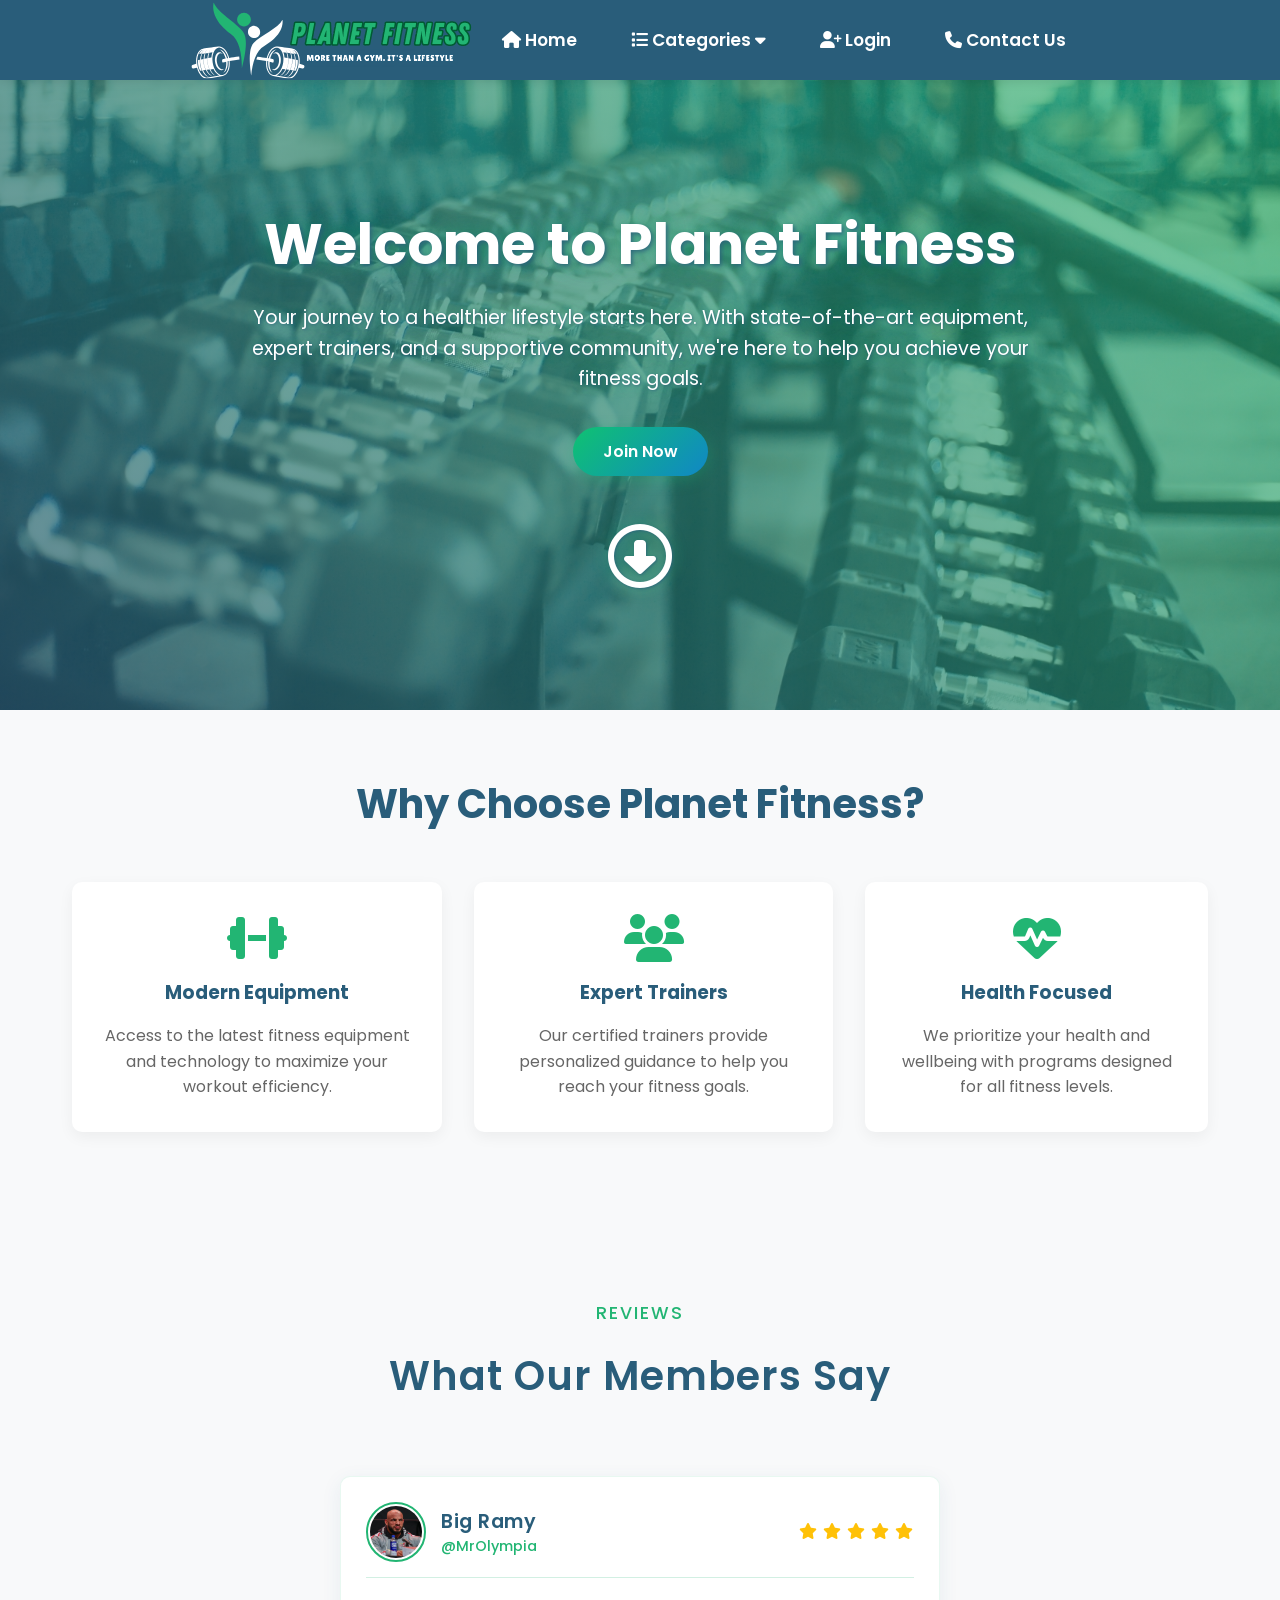
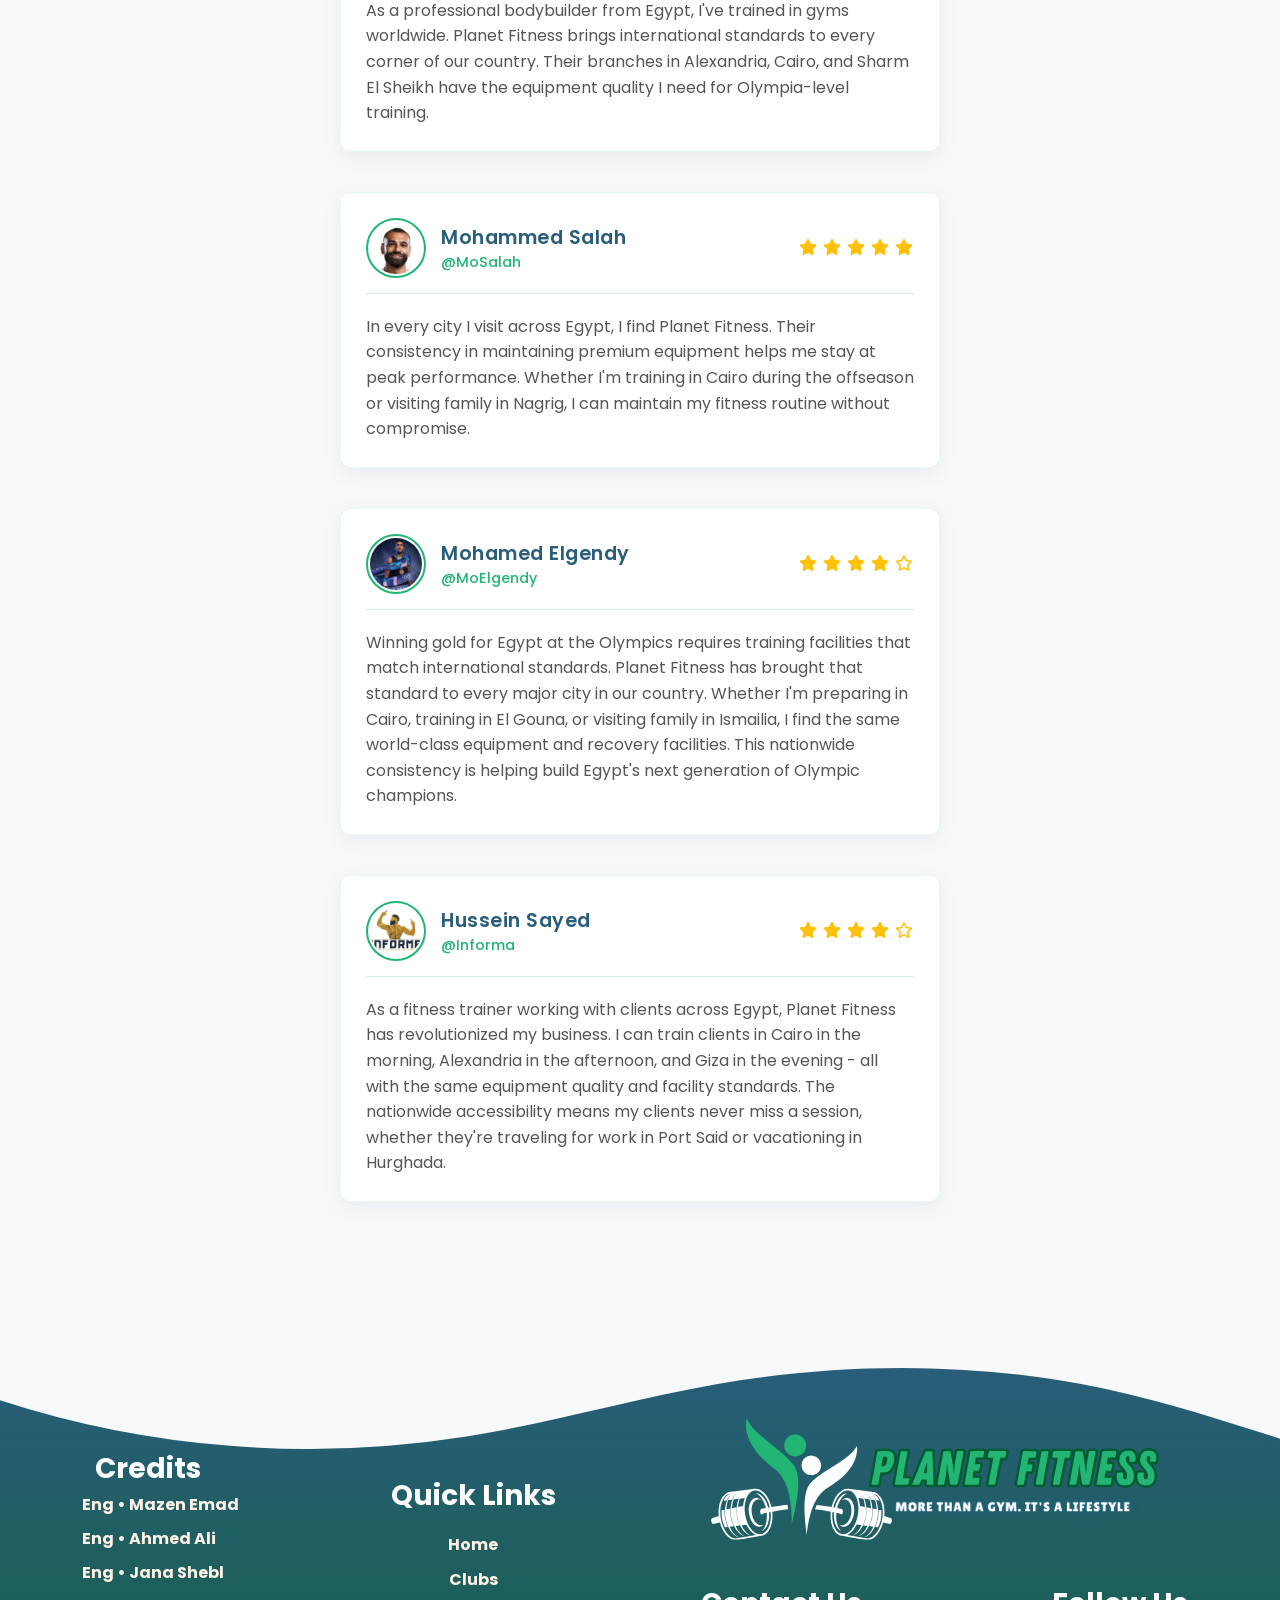
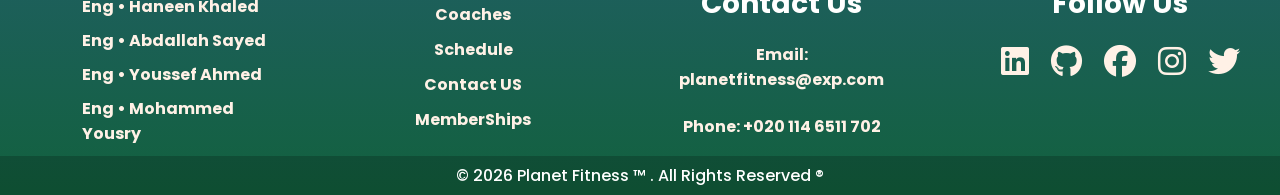
<file: index.html>
<!DOCTYPE html>
<html lang="en">
<head>
    <meta charset="UTF-8">
    <meta name="viewport" content="width=device-width, initial-scale=1.0">
    <title>Planet Fitness | Home</title>
    <!---Webpage Icon--->
    <link rel="Planet Fitness ICON" href="/Home_Page/Images/Planet_Fitness Icon.svg">
    <!---Java Script--->
    <!-- <script src="home.js" defer></script> -->
    <!---Stylesheet {to style our page}--->
    <link rel="stylesheet" href="Home_Page/home.css">
    <!---Font Awesome {to use special icons in webpage}--->
    <link rel="stylesheet" href="https://cdnjs.cloudflare.com/ajax/libs/font-awesome/6.7.2/css/all.min.css" integrity="sha512-Evv84Mr4kqVGRNSgIGL/F/aIDqQb7xQ2vcrdIwxfjThSH8CSR7PBEakCr51Ck+w+/U6swU2Im1vVX0SVk9ABhg==" crossorigin="anonymous" referrerpolicy="no-referrer" />
</head>


<body>

<!----------------------------Navigation Bar------------------------->
<header>
    <nav>
      <!---------------Planet Fitness Logo------------------->
      <img class="LOGO" src="/Home_Page/Images/Planet_Fitness Logo.svg" alt="Planet Fitness Logo">
      <!--------Navigation Bar Links-------->
      <div class="Navlinks">    
        <a href="index.html"><i class="fa-solid fa-house"></i> Home</a>
        <!-----------Dropdown Content-------->
          <div class="dropdown">
              <!-----------Categories btn-------->
              <button class="dropbtn"><i class="fa-solid fa-list fa-1x"></i> Categories <i class="fa fa-caret-down"></i></button>          
              <!-----------Dropdown Menu-------->
              <div class="dropdown-content">
                <a href="clubs/clubs.html">Clubs</a>
                <a href="coaches/coaches.html">Coaches</a>
                <a href="Schedule/Schedule.html">Schedule</a>
                <a href="Payment/Payment.html">Payment</a>
                <a href="MemberShips/Memberships.html">MemberShips</a>
            </div>
        </div> 
        <a href="Login_page/Login.html"><i class="fa-solid fa-user-plus fa-1x"></i> Login</a>
        <a href="contact us/ContactUS.html"><i class="fa-solid fa-phone fa-1x"></i> Contact Us</a>
      </div>    
    </nav>
</header>

<!----------------------------Hero Section------------------------->
<section class="hero-section">
    <div class="hero-content">
        <h1>Welcome to Planet Fitness</h1>
        <p>Your journey to a healthier lifestyle starts here. With state-of-the-art equipment,
             expert trainers, and a supportive community, 
             we're here to help you achieve your fitness goals.</p>
        <a href="/MemberShips/Memberships.html" class="hero-btn">Join Now</a>
    </div>
    <a href="#Scroll"><i  id="Scroll" class="fa-regular fa-circle-down fa-bounce "></i></a>
</section>

<!----------------------------Main Content------------------------->
<section class="main-content">
    <h2 class="section-title">Why Choose Planet Fitness?</h2>
    
    <div class="features">
        <div class="feature-card">
            <i class="fas fa-dumbbell"></i>
            <h3>Modern Equipment</h3>
            <p>Access to the latest fitness equipment and technology to maximize your workout efficiency.</p>
        </div>
        
        <div class="feature-card">
            <i class="fas fa-users"></i>
            <h3>Expert Trainers</h3>
            <p>Our certified trainers provide personalized guidance to help you reach your fitness goals.</p>
        </div>
        
        <div class="feature-card">
            <i class="fas fa-heartbeat"></i>
            <h3>Health Focused</h3>
            <p>We prioritize your health and wellbeing with programs designed for all fitness levels.</p>
        </div>
    </div>
</section>
<section id="ClientsReviews">
        <!-----------Main Heading------------>
        <div class="ClientsReviews-heading">
            <span>Reviews</span>
            <h1>What Our Members Say</h1>
        </div>
      <div class="ClientsReviews-container">
        <!--------------------------First Review---------------------->
        <div class="ClientsReviews-box">
          <!--Review_Top------>
          <div class="Review-top">
            <div class="profile">
              <div class="profile-img">
                <img src="/Home_Page/Images/bigrami.webp" />
              </div>
              <div class="name-user">
                <strong>Big Ramy</strong>
                <span>@MrOlympia</span>
              </div>
            </div>
            <!--Stars------>
            <div class="Stars">
              <i class="fas fa-star"></i>
              <i class="fas fa-star"></i>
              <i class="fas fa-star"></i>
              <i class="fas fa-star"></i>
              <i class="fas fa-star"></i>
            </div>
          </div>
          <!--Review_Down------>
          <div class="client-comment">
            <p>
              As a professional bodybuilder from Egypt, I've trained in gyms worldwide. 
              Planet Fitness brings international standards to every corner of our country. 
              Their branches in Alexandria, Cairo, and Sharm El Sheikh have the equipment quality I need for Olympia-level training.
            </p>
          </div>
        </div>
        <!---------------------Second Review------------------------->
        <div class="ClientsReviews-box">
          <!--Review_Top------>
          <div class="Review-top">
            <div class="profile">
              <div class="profile-img">
                <img src="/Home_Page/Images/mo.webp" />
              </div>
              <div class="name-user">
                <strong>Mohammed Salah </strong>
                <span>@MoSalah </span>
              </div>
            </div>
            <!--Stars------>
            <div class="Stars">
              <i class="fas fa-star"></i>
              <i class="fas fa-star"></i>
              <i class="fas fa-star"></i>
              <i class="fas fa-star"></i>
              <i class="fas fa-star"></i>
            </div>
          </div>
          <!--Review_Down------>
          <div class="client-comment">
            <p>
              In every city I visit across Egypt, I find Planet Fitness. 
              Their consistency in maintaining premium equipment helps me stay at peak performance. 
              Whether I'm training in Cairo during the offseason or visiting family in Nagrig, I can maintain my fitness routine without compromise.
            </p>
          </div>
        </div>
        <!----------------------------Third Review----------------------->
        <div class="ClientsReviews-box">
          <!--Review_Top------>
          <div class="Review-top">
            <div class="profile">
              <div class="profile-img">
                <img src="/Home_Page/Images/elgendy.jpg" />
              </div>
              <div class="name-user">
                <strong>Mohamed Elgendy</strong>
                <span>@MoElgendy</span>
              </div>
            </div>
            <!--Stars------>
            <div class="Stars">
              <i class="fas fa-star"></i>
              <i class="fas fa-star"></i>
              <i class="fas fa-star"></i>
              <i class="fas fa-star"></i>
              <i class="far fa-star"></i>
            </div>
          </div>
          <!--Review_Down------>
          <div class="client-comment">
            <p>
              Winning gold for Egypt at the Olympics requires training facilities that match international standards. 
              Planet Fitness has brought that standard to every major city in our country. Whether I'm preparing in Cairo, 
              training in El Gouna, or visiting family in Ismailia, I find the same world-class equipment and recovery facilities. 
              This nationwide consistency is helping build Egypt's next generation of Olympic champions.
            </p>
          </div>
        </div>
        <!-------------------------------Fourth Review------------------->
        <div class="ClientsReviews-box">
          <!--Review_Top------>
          <div class="Review-top">
            <div class="profile">
              <div class="profile-img">
                <img src="/Home_Page/Images/informa.jpg" />
              </div>
              <div class="name-user">
                <strong>Hussein Sayed</strong>
                <span>@Informa</span>
              </div>
            </div>
            <!--Stars------>
            <div class="Stars">
              <i class="fas fa-star"></i>
              <i class="fas fa-star"></i>
              <i class="fas fa-star"></i>
              <i class="fas fa-star"></i>
              <i class="far fa-star"></i>
            </div>
          </div>
          <!--Review_Down------>
          <div class="client-comment">
            <p>
                As a fitness trainer working with clients across Egypt, Planet Fitness has revolutionized my business. 
                I can train clients in Cairo in the morning, Alexandria in the afternoon, and Giza in the evening - 
                all with the same equipment quality and facility standards. The nationwide accessibility means my clients never miss a session, whether they're traveling for work in Port Said or vacationing in Hurghada.
            </p>
          </div>
        </div>
      </div>
</section>

<button id="scrollToTopBtn" title="Go to top"><i class="fa-solid fa-arrow-up-long fa-xs"></i></button>

<!----------------------Footer--------------------------->
<footer>
    <!----------Footer Curved Background------------------->
    <div class="custom-shape-divider-top">
        <svg data-name="Layer 1" xmlns="http://www.w3.org/2000/svg" viewBox="0 0 1200 120" preserveAspectRatio="none">
          <path d="M321.39,56.44c58-10.79,114.16-30.13,172-41.86,82.39-16.72,168.19-17.73,250.45-.39C823.78,31,906.67,72,985.66,92.83c70.05,18.48,146.53,26.09,214.34,3V0H0V27.35A600.21,600.21,0,0,0,321.39,56.44Z" class="shape-fill"></path>
        </svg>
    </div>

    <!-----------Upper Footer Container----------->
    <div class="footercontainer">
        <!----------- 1st Part {Credit}-------->
        <div id="footercredit" class="footer-content">
            <h3>Credits</h3>
            <ul class="credit">
                <li><p>Eng • Mazen Emad</p></li>
                <li><p>Eng • Ahmed Ali</p></li>
                <li><p>Eng • Jana Shebl</p></li>
                <li><p>Eng • Haneen Khaled</p></li>
                <li><p>Eng • Abdallah Sayed</p></li>
                <li><p>Eng • Youssef Ahmed</p></li>
                <li><p>Eng • Mohammed Yousry</p></li>
            </ul>
        </div>
        <!----------- 2nd Part {Quick Links}-------->
        <div id="footerlinks" class="footer-content">
            <h3>Quick Links</h3>
            <ul class="quicklinks">
                <li><a href="/Home_Page/home.html">Home</a></li>
                <li><a href="/clubs/clubs.html">Clubs</a></li>
                <li><a href="/coaches/coaches.html">Coaches</a></li>
                <li><a href="/Schedule/Schedule.html">Schedule</a></li>
                <li><a href="/contact us/ContactUS.html">Contact US</a></li>
                <li><a href="/MemberShips/Memberships.html">MemberShips</a></li>
            </ul>
        </div>
        <!----------- 3nd Part {Contact Us}-------->
        <div id="footercontact" class="footer-content">
            <h3>Contact Us</h3>
            <p>Email: planetfitness@exp.com</p>
            <p>Phone: +020 114 6511 702</p>
        </div>
        <!----------- 4th Part {Social Media}-------->
        <div id="footerfollow" class="footer-content">
            <img id="footerlogo" src="/Home_Page/Images/Planet_Fitness Logo.svg" alt="Logo">
            <h3>Follow Us</h3>
            <ul class="social-icons">
                <li class="Blue"><a href="https://www.linkedin.com/in/mazen-emad-abdelsattar-96118b342?utm_source=share&utm_campaign=share_via&utm_content=profile&utm_medium=android_app" target="_blank"><i class="fa-brands fa-linkedin fa-2x fa-fade"></i></a></li>
                <li class="github"><a  href="https://github.com/MazenEmadAbdelsattar" target="_blank"><i class="fa-brands fa-github fa-2x fa-fade"></i></a></li>
                <li class="Blue"><a href="https://www.facebook.com/profile.php?id=100052692786291" target="_blank"><i class="fa-brands fa-facebook fa-2x fa-fade"></i></a></li>
                <li class="instagram"><a href="https://www.instagram.com/iammazenemad" target="_blank"><i class="fa-brands fa-instagram fa-2x fa-fade" ></i></a></li>
                <li class="Blue"><a href="#" target="_blank"><i class="fa-brands fa-twitter fa-2x fa-fade" ></i></a></li>
            </ul>
        </div>
    </div>
    <!--------------Lower Footer Container----------->
    <div class="bottom-bar">
        <p>&copy; 2026 Planet Fitness &trade;     . All Rights Reserved   &reg; </p>
        <!-- <p>built by Eng • Mazen Emad</p> -->
    </div>
  </footer>

<script>
const scrollToTopBtn = document.getElementById("scrollToTopBtn");
const rootElement = document.documentElement;

function handleScroll() {
  // Show button when user scrolls down 100px
  if (rootElement.scrollTop > 100) {
    scrollToTopBtn.classList.add("show");
  } else {
    scrollToTopBtn.classList.remove("show");
  }
}

function scrollToTop() {
  // Smooth scroll to top
  rootElement.scrollTo({
    top: 0,
    behavior: "smooth"
  });
}

// Event listeners
scrollToTopBtn.addEventListener("click", scrollToTop);
document.addEventListener("scroll", handleScroll);
</script> 

</body>
</html>
</file>
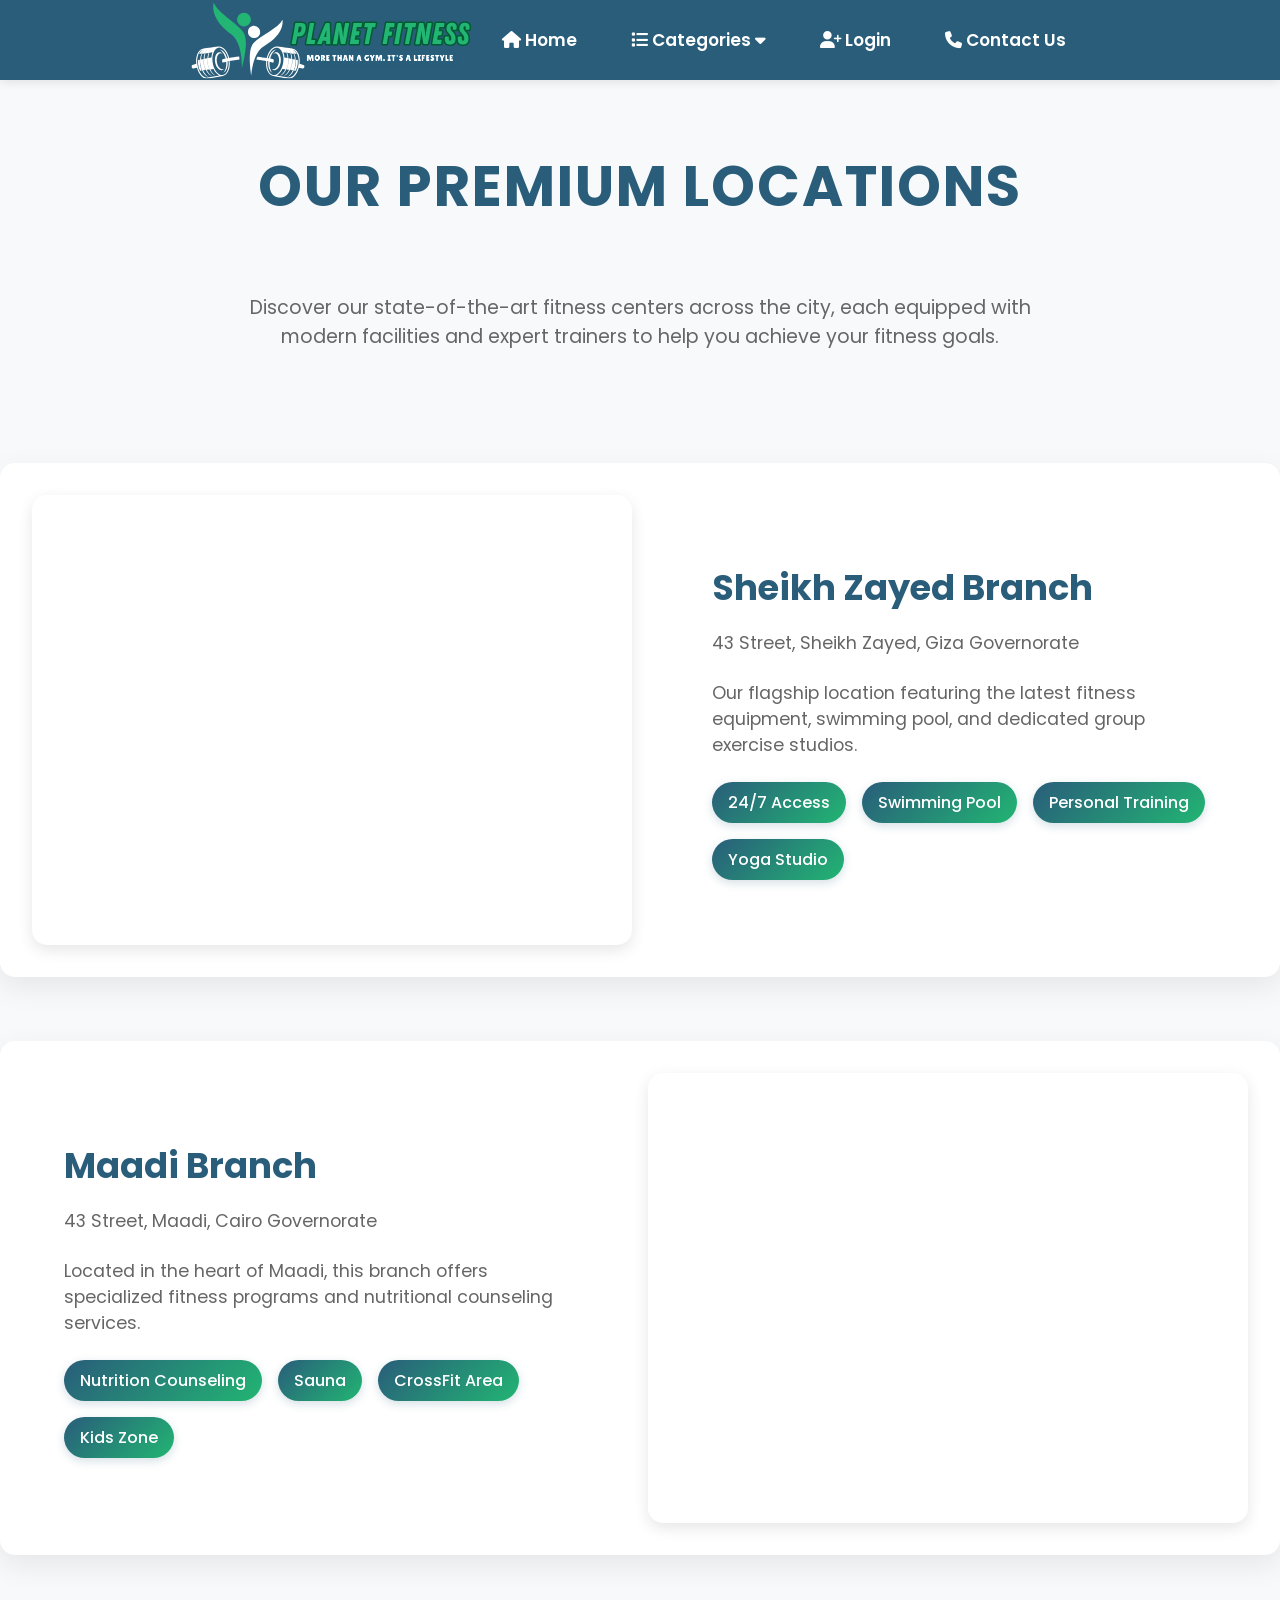
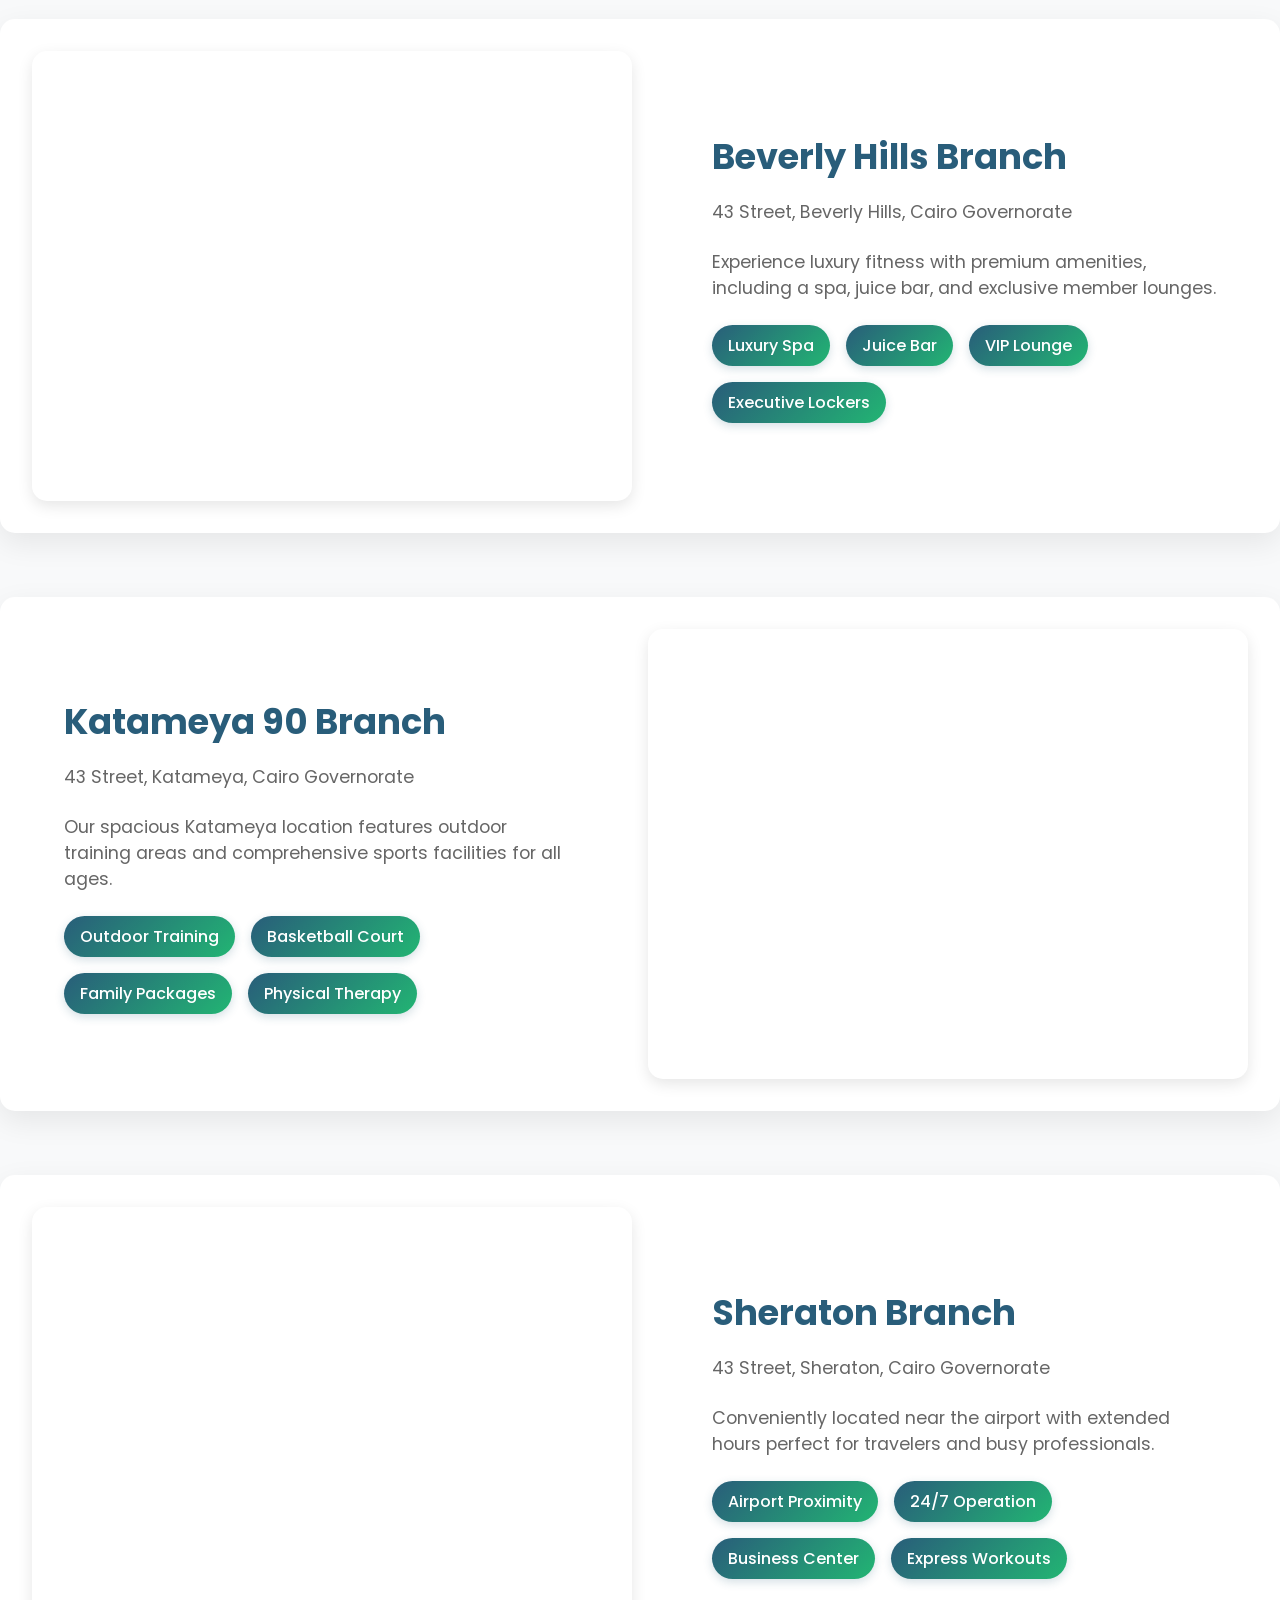
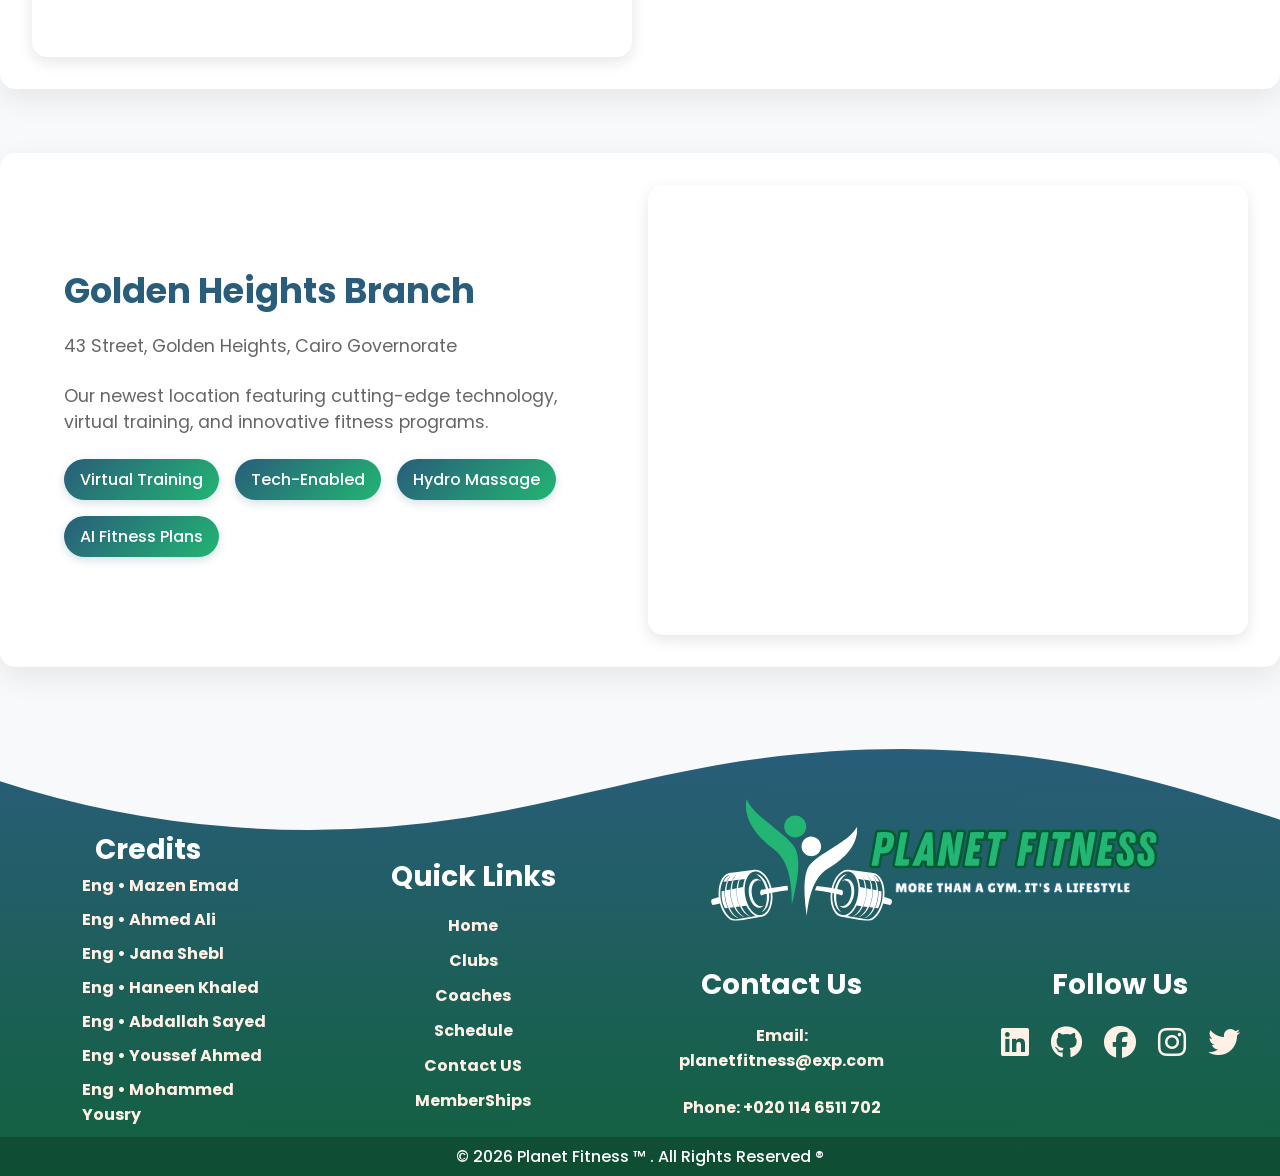
<file: clubs/clubs.html>
<!DOCTYPE html>
<html lang="en">
<head>
    <meta charset="UTF-8">
    <meta name="viewport" content="width=device-width, initial-scale=1.0">
    <title>Planet Fitness | Clubs</title>
    <!---Webpage Icon--->
    <link rel="Planet Fitness ICON" href="../Home_Page/Images/Planet_Fitness Icon.svg">
    <!---Java Script--->
    <script src="" defer></script>
    <!---Stylesheet {to style our page}--->
    <link rel="stylesheet" href="clubs.css">
    <!---Font Awesome {to use special icons in webpage}--->
    <link rel="stylesheet" href="https://cdnjs.cloudflare.com/ajax/libs/font-awesome/6.7.2/css/all.min.css" integrity="sha512-Evv84Mr4kqVGRNSgIGL/F/aIDqQb7xQ2vcrdIwxfjThSH8CSR7PBEakCr51Ck+w+/U6swU2Im1vVX0SVk9ABhg==" crossorigin="anonymous" referrerpolicy="no-referrer" />
</head>


<body>

<!----------------------------Navigation Bar------------------------->
<header>
    <nav>
      <!---------------Planet Fitness Logo------------------->
      <img class="LOGO" src="../Home_Page/Images/Planet_Fitness Logo.svg" alt="Planet Fitness Logo">
      <!--------Navigation Bar Links-------->
      <div class="Navlinks">    
        <a href="../index.html"><i class="fa-solid fa-house"></i> Home</a>
        <!-----------Dropdown Content-------->
          <div class="dropdown">
              <!-----------Categories btn-------->
              <button class="dropbtn"><i class="fa-solid fa-list fa-1x"></i> Categories <i class="fa fa-caret-down"></i></button>          
              <!-----------Dropdown Menu-------->
              <div class="dropdown-content">
                <a href="../clubs/clubs.html">Clubs</a>
                <a href="../coaches/coaches.html">Coaches</a>
                <a href="../Schedule/Schedule.html">Schedule</a>
                <a href="../Payment/Payment.html">Payment</a>
                <a href="../MemberShips/Memberships.html">MemberShips</a>
            </div>
        </div> 
        <a href="../Login_page/Login.html"><i class="fa-solid fa-user-plus fa-1x"></i> Login</a>
        <a href="../contact us/ContactUS.html"><i class="fa-solid fa-phone fa-1x"></i> Contact Us</a>
      </div>    
    </nav>
</header>

<!----------------------------Main Page Section------------------------->

<section class="clubContanier">
  <h1 class="main-title">Our Premium Locations</h1>
  <p class="subtitle">Discover our state-of-the-art fitness centers across the city, each equipped with modern facilities and expert trainers to help you achieve your fitness goals.</p>

  <div class="locations">
    <div class="location-map">
      <iframe src="https://www.google.com/maps/embed?pb=!1m18!1m12!1m3!1d110535.07263973569!2d30.84066589726562!3d30.03051640000001!2m3!1f0!2f0!3f0!3m2!1i1024!2i768!4f13.1!3m3!1m2!1s0x14585b99f26e61c3%3A0x307324186283476b!2sGold&#39;s%20Gym%20Elite%20-%20Sheikh%20Zayed!5e0!3m2!1sen!2seg!4v1764529908879!5m2!1sen!2seg" width="600" height="450" style="border:0;" allowfullscreen="" loading="lazy" referrerpolicy="no-referrer-when-downgrade"></iframe>
    </div>
    <div class="description">
      <h3>Sheikh Zayed Branch</h3>
      <p>43 Street, Sheikh Zayed, Giza Governorate</p>
      <p>Our flagship location featuring the latest fitness equipment, swimming pool, and dedicated group exercise studios.</p>
      <div class="branch-features">
        <span class="feature">24/7 Access</span>
        <span class="feature">Swimming Pool</span>
        <span class="feature">Personal Training</span>
        <span class="feature">Yoga Studio</span>
      </div>
    </div>
  </div>

  <div class="locations">
    <div class="description">
      <h3>Maadi Branch</h3>
      <p>43 Street, Maadi, Cairo Governorate</p>
      <p>Located in the heart of Maadi, this branch offers specialized fitness programs and nutritional counseling services.</p>
      <div class="branch-features">
        <span class="feature">Nutrition Counseling</span>
        <span class="feature">Sauna</span>
        <span class="feature">CrossFit Area</span>
        <span class="feature">Kids Zone</span>
      </div>
    </div>
    <div class="location-map">
      <iframe src="https://www.google.com/maps/embed?pb=!1m18!1m12!1m3!1d110613.44550256431!2d31.10720399726563!3d29.9601644!2m3!1f0!2f0!3f0!3m2!1i1024!2i768!4f13.1!3m3!1m2!1s0x145847cce4fe3e83%3A0x7d144c6dad33d7ec!2sGold&#39;s%20Gym%20Maadi!5e0!3m2!1sen!2seg!4v1764530091903!5m2!1sen!2seg" width="600" height="450" style="border:0;" allowfullscreen="" loading="lazy" referrerpolicy="no-referrer-when-downgrade"></iframe>
    </div>
  </div>

  <div class="locations">
    <div class="location-map">
      <iframe src="https://www.google.com/maps/embed?pb=!1m18!1m12!1m3!1d110501.59371030916!2d30.806177297265624!3d30.060523500000006!2m3!1f0!2f0!3f0!3m2!1i1024!2i768!4f13.1!3m3!1m2!1s0x1458590136699f01%3A0x9834e182960b1a3b!2sGold&#39;s%20Gym%20Beverly%20Hills!5e0!3m2!1sen!2seg!4v1764530146783!5m2!1sen!2seg" width="600" height="450" style="border:0;" allowfullscreen="" loading="lazy" referrerpolicy="no-referrer-when-downgrade"></iframe>
    </div>
    <div class="description">
      <h3>Beverly Hills Branch</h3>
      <p>43 Street, Beverly Hills, Cairo Governorate</p>
      <p>Experience luxury fitness with premium amenities, including a spa, juice bar, and exclusive member lounges.</p>
      <div class="branch-features">
        <span class="feature">Luxury Spa</span>
        <span class="feature">Juice Bar</span>
        <span class="feature">VIP Lounge</span>
        <span class="feature">Executive Lockers</span>
      </div>
    </div>
  </div>

  <div class="locations">
    <div class="description">
      <h3>Katameya 90 Branch</h3>
      <p>43 Street, Katameya, Cairo Governorate</p>
      <p>Our spacious Katameya location features outdoor training areas and comprehensive sports facilities for all ages.</p>
      <div class="branch-features">
        <span class="feature">Outdoor Training</span>
        <span class="feature">Basketball Court</span>
        <span class="feature">Family Packages</span>
        <span class="feature">Physical Therapy</span>
      </div>
    </div>
    <div class="location-map">
      <iframe src="https://www.google.com/maps/embed?pb=!1m18!1m12!1m3!1d110541.1904280459!2d31.33185259726563!3d30.025030100000002!2m3!1f0!2f0!3f0!3m2!1i1024!2i768!4f13.1!3m3!1m2!1s0x145822f160324b2b%3A0x8ba372106c43db40!2sGold&#39;s%20Gym%20Katameya%2090!5e0!3m2!1sen!2seg!4v1764530266375!5m2!1sen!2seg" width="600" height="450" style="border:0;" allowfullscreen="" loading="lazy" referrerpolicy="no-referrer-when-downgrade"></iframe>
    </div>
  </div>

  <div class="locations">
    <div class="location-map">
      <iframe src="https://www.google.com/maps/embed?pb=!1m18!1m12!1m3!1d110541.1904280459!2d31.33185259726563!3d30.025030100000002!2m3!1f0!2f0!3f0!3m2!1i1024!2i768!4f13.1!3m3!1m2!1s0x145816434831b1cd%3A0x5dcb8850bf53d805!2sGold&#39;s%20Gym%20Sheraton!5e0!3m2!1sen!2seg!4v1764530334021!5m2!1sen!2seg" width="600" height="450" style="border:0;" allowfullscreen="" loading="lazy" referrerpolicy="no-referrer-when-downgrade"></iframe>
    </div>
    <div class="description">
      <h3>Sheraton Branch</h3>
      <p>43 Street, Sheraton, Cairo Governorate</p>
      <p>Conveniently located near the airport with extended hours perfect for travelers and busy professionals.</p>
      <div class="branch-features">
        <span class="feature">Airport Proximity</span>
        <span class="feature">24/7 Operation</span>
        <span class="feature">Business Center</span>
        <span class="feature">Express Workouts</span>
      </div>
    </div>
  </div>

  <div class="locations">
    <div class="description">
      <h3>Golden Heights Branch</h3>
      <p>43 Street, Golden Heights, Cairo Governorate</p>
      <p>Our newest location featuring cutting-edge technology, virtual training, and innovative fitness programs.</p>
      <div class="branch-features">
        <span class="feature">Virtual Training</span>
        <span class="feature">Tech-Enabled</span>
        <span class="feature">Hydro Massage</span>
        <span class="feature">AI Fitness Plans</span>
      </div>
    </div>
    <div class="location-map">
      <iframe src="https://www.google.com/maps/embed?pb=!1m18!1m12!1m3!1d110447.24814480553!2d31.229386297265638!3d30.109175600000018!2m3!1f0!2f0!3f0!3m2!1i1024!2i768!4f13.1!3m3!1m2!1s0x145819e3a66553db%3A0x2bc5126ef105ff40!2sGold&#39;s%20gym%20golden%20heights!5e0!3m2!1sen!2seg!4v1764530510375!5m2!1sen!2seg" width="600" height="450" style="border:0;" allowfullscreen="" loading="lazy" referrerpolicy="no-referrer-when-downgrade"></iframe>
    </div>
  </div>

</section>








<!----------------------Footer--------------------------->
<footer>
    <!----------Footer Curved Background------------------->
    <div class="custom-shape-divider-top">
        <svg data-name="Layer 1" xmlns="http://www.w3.org/2000/svg" viewBox="0 0 1200 120" preserveAspectRatio="none">
          <path d="M321.39,56.44c58-10.79,114.16-30.13,172-41.86,82.39-16.72,168.19-17.73,250.45-.39C823.78,31,906.67,72,985.66,92.83c70.05,18.48,146.53,26.09,214.34,3V0H0V27.35A600.21,600.21,0,0,0,321.39,56.44Z" class="shape-fill"></path>
        </svg>
    </div>

    <!-----------Upper Footer Container----------->
    <div class="footercontainer">
        <!----------- 1st Part {Credit}-------->
        <div id="footercredit" class="footer-content">
            <h3>Credits</h3>
            <ul class="credit">
                <li><p>Eng • Mazen Emad</p></li>
                <li><p>Eng • Ahmed Ali</p></li>
                <li><p>Eng • Jana Shebl</p></li>
                <li><p>Eng • Haneen Khaled</p></li>
                <li><p>Eng • Abdallah Sayed</p></li>
                <li><p>Eng • Youssef Ahmed</p></li>
                <li><p>Eng • Mohammed Yousry</p></li>
            </ul>
        </div>
        <!----------- 2nd Part {Quick Links}-------->
        <div id="footerlinks" class="footer-content">
            <h3>Quick Links</h3>
            <ul class="quicklinks">
                <li><a href="../index.html">Home</a></li>
                <li><a href="../clubs/clubs.html">Clubs</a></li>
                <li><a href="../coaches/coaches.html">Coaches</a></li>
                <li><a href="../Schedule/Schedule.html">Schedule</a></li>
                <li><a href="../contact us/ContactUS.html">Contact US</a></li>
                <li><a href="../MemberShips/Memberships.html">MemberShips</a></li>
            </ul>
        </div>
        <!----------- 3nd Part {Contact Us}-------->
        <div id="footercontact" class="footer-content">
            <h3>Contact Us</h3>
            <p>Email: planetfitness@exp.com</p>
            <p>Phone: +020 114 6511 702</p>
        </div>
        <!----------- 4th Part {Social Media}-------->
        <div id="footerfollow" class="footer-content">
            <img id="footerlogo" src="../Home_Page/Images/Planet_Fitness Logo.svg" alt="Logo">
            <h3>Follow Us</h3>
            <ul class="social-icons">
                <li class="Blue"><a href="https://www.linkedin.com/in/mazen-emad-abdelsattar-96118b342?utm_source=share&utm_campaign=share_via&utm_content=profile&utm_medium=android_app" target="_blank"><i class="fa-brands fa-linkedin fa-2x fa-fade"></i></a></li>
                <li class="github"><a  href="https://github.com/MazenEmadAbdelsattar" target="_blank"><i class="fa-brands fa-github fa-2x fa-fade"></i></a></li>
                <li class="Blue"><a href="https://www.facebook.com/profile.php?id=100052692786291" target="_blank"><i class="fa-brands fa-facebook fa-2x fa-fade"></i></a></li>
                <li class="instagram"><a href="https://www.instagram.com/iammazenemad" target="_blank"><i class="fa-brands fa-instagram fa-2x fa-fade" ></i></a></li>
                <li class="Blue"><a href="#" target="_blank"><i class="fa-brands fa-twitter fa-2x fa-fade" ></i></a></li>
            </ul>
        </div>
    </div>
    <!--------------Lower Footer Container----------->
    <div class="bottom-bar">
        <p>&copy; 2026 Planet Fitness &trade;     . All Rights Reserved   &reg; </p>
        <!-- <p>built by Eng • Mazen Emad</p> -->
    </div>
  </footer>
  
</body>
</html>
</file>
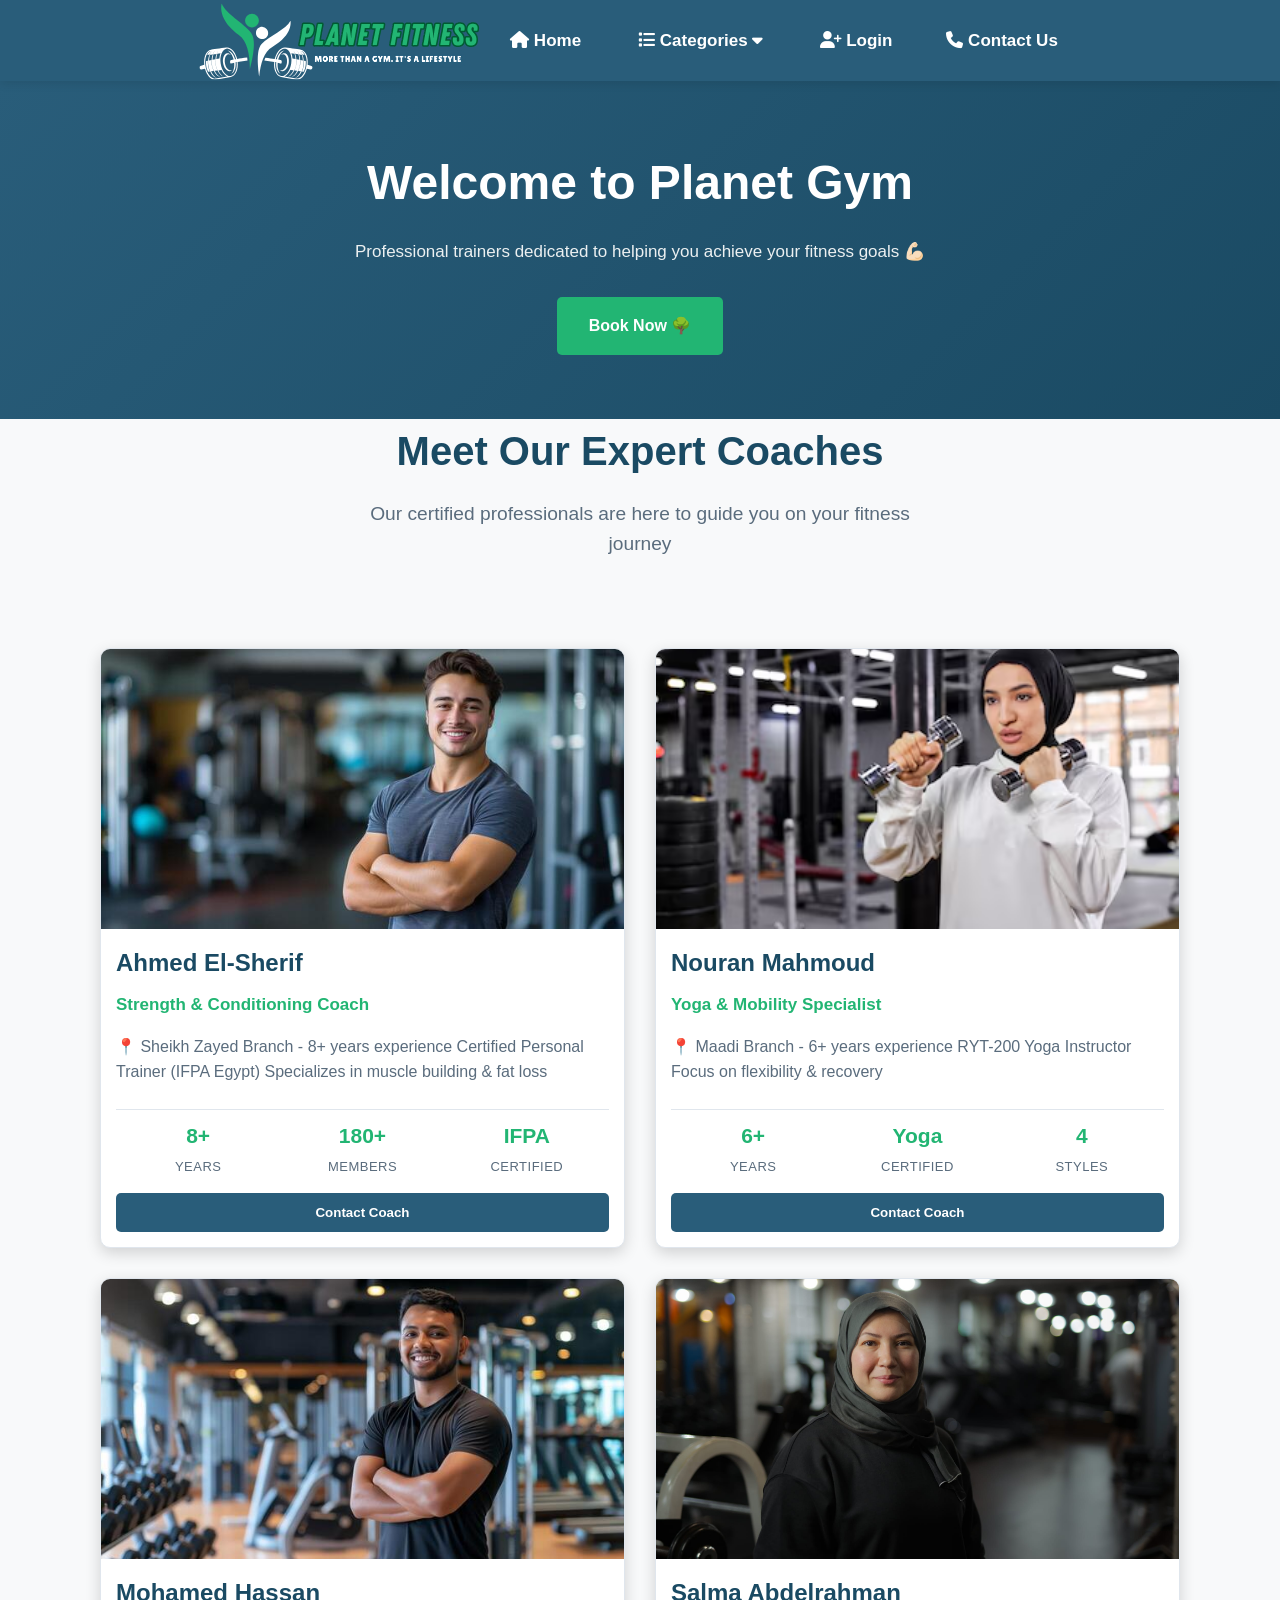
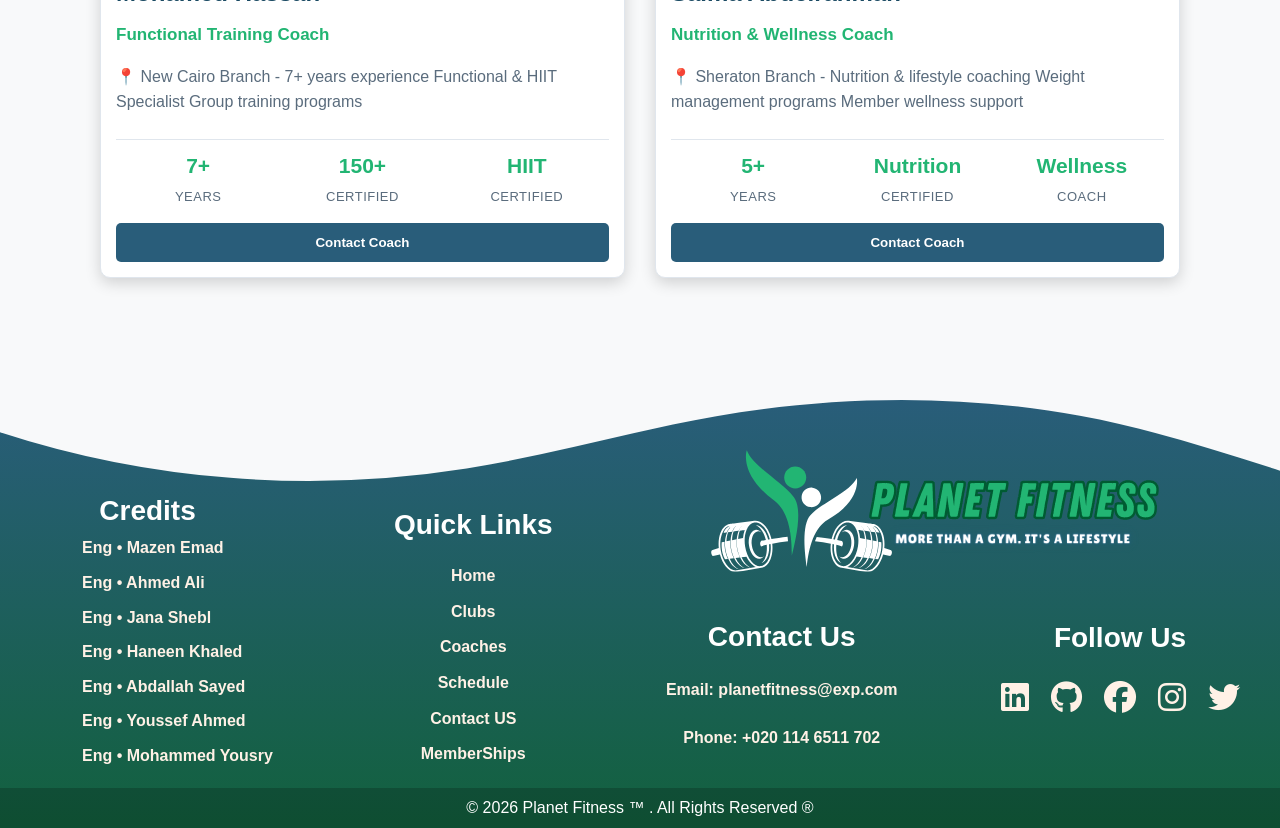
<file: coaches/coaches.html>
<!DOCTYPE html>
<html lang="en">
<head>
    <meta charset="UTF-8">
    <meta name="viewport" content="width=device-width, initial-scale=1.0">
    <title>Planet Fitness | Coaches</title>
    <link rel="Planet Fitness ICON" href="../coaches/Images/Planet_Fitness Icon.svg">
    <link rel="stylesheet" href="coaches.css">
    <!---icons--->
    <link rel="stylesheet" href="https://cdnjs.cloudflare.com/ajax/libs/font-awesome/6.7.2/css/all.min.css" integrity="sha512-Evv84Mr4kqVGRNSgIGL/F/aIDqQb7xQ2vcrdIwxfjThSH8CSR7PBEakCr51Ck+w+/U6swU2Im1vVX0SVk9ABhg==" crossorigin="anonymous" referrerpolicy="no-referrer" />
</head>
<body>
    <!-- Navigation Bar -->
    <header>
        <nav>
        <!---------------Planet Fitness Logo------------------->
        <img class="LOGO" src="../coaches/Images/Planet_Fitness Logo.svg" alt="Planet Fitness Logo">
        <!--NavBar-->
        <div class="Navlinks">
            <a href="../index.html"><i class="fa-solid fa-house"></i> Home</a>
            <!-- drop -->
            <div class="dropdown">
                <!-- buttons -->
                <button class="dropbtn"><i class="fa-solid fa-list fa-1x"></i> Categories <i class="fa fa-caret-down"></i></button>
                <!-- menu -->
                <div class="dropdown-content">
                    <a href="../clubs/clubs.html">Clubs</a>
                    <a href="../coaches/coaches.html">Coaches</a>
                    <a href="../Schedule/Schedule.html">Schedule</a>
                    <a href="../Payment/Payment.html">Payment</a>
                    <a href="../MemberShips/Memberships.html">MemberShips</a>
                </div>
            </div> 
            <a href="../Login_page/Login.html"><i class="fa-solid fa-user-plus fa-1x"></i> Login</a>
            <a href="../contact us/ContactUS.html"><i class="fa-solid fa-phone fa-1x"></i> Contact Us</a>
        </div>
        </nav>
    </header>

    <!-- Welcome Section -->
    <section class="welcome">
        <div class="welcome-content">
            <h1>Welcome to Planet Gym</h1>
            <p>Professional trainers dedicated to helping you achieve your fitness goals 💪🏻</p>
            <a href="../MemberShips/Memberships.html" class="welcome-btn">Book Now 🌳</a>
        </div>
    </section>



    <!-- page -->
    <main class="container">
        <section class="coaches-intro">
            <h2>Meet Our Expert Coaches</h2>
            <p>Our certified professionals are here to guide you on your fitness journey</p>
        </section>

        <section class="coaches-grid">
            <!-- Coach 1 -->
            <div class="coach-card">
                <div class="coach-image">
                    <img src="../coaches/Images/coach2.jpg" alt="Ahmed El-Sherif">
                    <div class="coach-overlay">
                        <div class="social-links">
                            <a href="#"><i class="fab fa-instagram"></i></a>
                            <a href="#"><i class="fab fa-linkedin"></i></a>
                            <a href="#"><i class="far fa-envelope"></i></a>
                        </div>
                    </div>
                </div>
                <div class="coach-info">
                    <h3 class="coach-name">Ahmed El-Sherif</h3>
                    <p class="coach-title">Strength & Conditioning Coach</p>
                    <p class="coach-bio">📍 Sheikh Zayed Branch - 8+ years experience Certified Personal Trainer (IFPA Egypt)
                    Specializes in muscle building & fat loss</p>
                    <div class="coach-stats">
                        <div class="stat">
                            <span class="stat-number">8+</span>
                            <span class="stat-label">Years</span>
                        </div>
                        <div class="stat">
                            <span class="stat-number">180+</span>
                            <span class="stat-label">Members</span>
                        </div>
                        <div class="stat">
                            <span class="stat-number">IFPA</span>
                            <span class="stat-label">Certified</span>
                        </div>
                    </div>
                    <button class="contact-coach-btn" data-coach="Ahmed El-Sherif">Contact Coach</button>
                </div>
            </div>

            <!-- Coach 2 -->
            <div class="coach-card">
                <div class="coach-image">
                    <img src="../coaches/Images/Nouran-Mahmoud.avif" alt="Nouran Mahmoud">
                    <div class="coach-overlay">
                        <div class="social-links">
                            <a href="#"><i class="fab fa-instagram"></i></a>
                            <a href="#"><i class="fab fa-linkedin"></i></a>
                            <a href="#"><i class="far fa-envelope"></i></a>
                        </div>
                    </div>
                </div>
                <div class="coach-info">
                    <h3 class="coach-name">Nouran Mahmoud</h3>
                    <p class="coach-title">Yoga & Mobility Specialist</p>
                    <p class="coach-bio">📍 Maadi Branch - 6+ years experience RYT-200 Yoga Instructor Focus on flexibility & recovery</p>
                    <div class="coach-stats">
                        <div class="stat">
                            <span class="stat-number">6+</span>
                            <span class="stat-label">Years</span>
                        </div>
                        <div class="stat">
                            <span class="stat-number">Yoga</span>
                            <span class="stat-label">Certified</span>
                        </div>
                        <div class="stat">
                            <span class="stat-number">4</span>
                            <span class="stat-label">Styles</span>
                        </div>
                    </div>
                    <button class="contact-coach-btn" data-coach="Nouran Mahmoud">Contact Coach</button>
                </div>
            </div>

            <!-- Coach 3 -->
            <div class="coach-card">
                <div class="coach-image">
                    <img src="../coaches/Images/coach3.jpg" alt="Mohamed Hassan">
                    <div class="coach-overlay">
                        <div class="social-links">
                            <a href="#"><i class="fab fa-instagram"></i></a>
                            <a href="#"><i class="fab fa-linkedin"></i></a>
                            <a href="#"><i class="far fa-envelope"></i></a>
                        </div>
                    </div>
                </div>
                <div class="coach-info">
                    <h3 class="coach-name">Mohamed Hassan</h3>
                    <p class="coach-title">Functional Training Coach</p>
                    <p class="coach-bio">📍 New Cairo Branch - 7+ years experience Functional & HIIT Specialist Group training programs</p>
                    <div class="coach-stats">
                        <div class="stat">
                            <span class="stat-number">7+</span>
                            <span class="stat-label">Years</span>
                        </div>
                        <div class="stat">
                            <span class="stat-number">150+</span>
                            <span class="stat-label">Certified</span>
                        </div>
                        <div class="stat">
                            <span class="stat-number">HIIT</span>
                            <span class="stat-label">Certified</span>
                        </div>
                    </div>
                    <button class="contact-coach-btn" data-coach="Mohamed Hassan">Contact Coach</button>
                </div>
            </div>

            <!-- Coach 4 -->
            <div class="coach-card">
                <div class="coach-image">
                    <img src="../coaches/Images/Slama-Abdelrahman.jpg" alt="Salma Abdelrahman">
                    <div class="coach-overlay">
                        <div class="social-links">
                            <a href="#"><i class="fab fa-instagram"></i></a>
                            <a href="#"><i class="fab fa-linkedin"></i></a>
                            <a href="#"><i class="far fa-envelope"></i></a>
                        </div>
                    </div>
                </div>
                <div class="coach-info">
                    <h3 class="coach-name">Salma Abdelrahman</h3>
                    <p class="coach-title">Nutrition & Wellness Coach</p>
                    <p class="coach-bio">📍 Sheraton Branch - Nutrition & lifestyle coaching Weight management programs Member wellness support</p>
                    <div class="coach-stats">
                        <div class="stat">
                            <span class="stat-number">5+</span>
                            <span class="stat-label">Years</span>
                        </div>
                        <div class="stat">
                            <span class="stat-number">Nutrition</span>
                            <span class="stat-label">Certified</span>
                        </div>
                        <div class="stat">
                            <span class="stat-number">Wellness</span>
                            <span class="stat-label">Coach</span>
                        </div>
                    </div>
                    <button class="contact-coach-btn" data-coach="Salma Abdelrahman">Contact Coach</button>
                </div>
            </div>
        </section>
    </main>

    <!-- Footer -->
    <footer>
        <div class="custom-shape-divider-top">
            <svg data-name="Layer 1" xmlns="http://www.w3.org/2000/svg" viewBox="0 0 1200 120" preserveAspectRatio="none">
                <path d="M321.39,56.44c58-10.79,114.16-30.13,172-41.86,82.39-16.72,168.19-17.73,250.45-.39C823.78,31,906.67,72,985.66,92.83c70.05,18.48,146.53,26.09,214.34,3V0H0V27.35A600.21,600.21,0,0,0,321.39,56.44Z" class="shape-fill"></path>
            </svg>
        </div>

        <div class="footercontainer">
            <div id="footercredit" class="footer-content">
                <h3>Credits</h3>
                <ul class="credit">
                    <li><p>Eng • Mazen Emad</p></li>
                    <li><p>Eng • Ahmed Ali</p></li>
                    <li><p>Eng • Jana Shebl</p></li>
                    <li><p>Eng • Haneen Khaled</p></li>
                    <li><p>Eng • Abdallah Sayed</p></li>
                    <li><p>Eng • Youssef Ahmed</p></li>
                    <li><p>Eng • Mohammed Yousry</p></li>
                </ul>
            </div>
            <div id="footerlinks" class="footer-content">
                <h3>Quick Links</h3>
                <ul class="quicklinks">
                    <li><a href="../index.html">Home</a></li>
                    <li><a href="../clubs/clubs.html">Clubs</a></li>
                    <li><a href="../coaches/coaches.html">Coaches</a></li>
                    <li><a href="../Schedule/Schedule.html">Schedule</a></li>
                    <li><a href="../contact us/ContactUS.html">Contact US</a></li>
                    <li><a href="../MemberShips/Memberships.html">MemberShips</a></li>
                </ul>
            </div>
            <div id="footercontact" class="footer-content">
                <h3>Contact Us</h3>
                <p>Email: planetfitness@exp.com</p>
                <p>Phone: +020 114 6511 702</p>
            </div>
            <div id="footerfollow" class="footer-content">
                <img id="footerlogo" src="../coaches/Images/Planet_Fitness Logo.svg" alt="Logo">
                <h3>Follow Us</h3>
                <ul class="social-icons">
                    <li class="Blue"><a href="https://www.linkedin.com/in/mazen-emad-abdelsattar-96118b342?utm_source=share&utm_campaign=share_via&utm_content=profile&utm_medium=android_app" target="_blank"><i class="fa-brands fa-linkedin fa-2x fa-fade"></i></a></li>
                    <li class="github"><a  href="https://github.com/MazenEmadAbdelsattar" target="_blank"><i class="fa-brands fa-github fa-2x fa-fade"></i></a></li>
                    <li class="Blue"><a href="https://www.facebook.com/profile.php?id=100052692786291" target="_blank"><i class="fa-brands fa-facebook fa-2x fa-fade"></i></a></li>
                    <li class="instagram"><a href="https://www.instagram.com/iammazenemad" target="_blank"><i class="fa-brands fa-instagram fa-2x fa-fade" ></i></a></li>
                    <li class="Blue"><a href="#" target="_blank"><i class="fa-brands fa-twitter fa-2x fa-fade" ></i></a></li>
                </ul>
            </div>
        </div>
        <div class="bottom-bar">
            <p>&copy; 2026 Planet Fitness &trade;     . All Rights Reserved   &reg; </p>
        </div>
    </footer>
<!-- JS by shebl -->
    <script>
        document.addEventListener('DOMContentLoaded', function() {
            document.querySelectorAll('.contact-coach-btn').forEach(btn => {
                btn.addEventListener('click', function() {
                    const coachName = this.getAttribute('data-coach');
                    alert(`🏋️‍♂️ Interested in training with ${coachName}? you can send us a message and We'll contact you soon.`);
                    window.location.replace("/contact us/ContactUs.html")
                });
            });
        });

    </script>

</body>
</html>
</file>
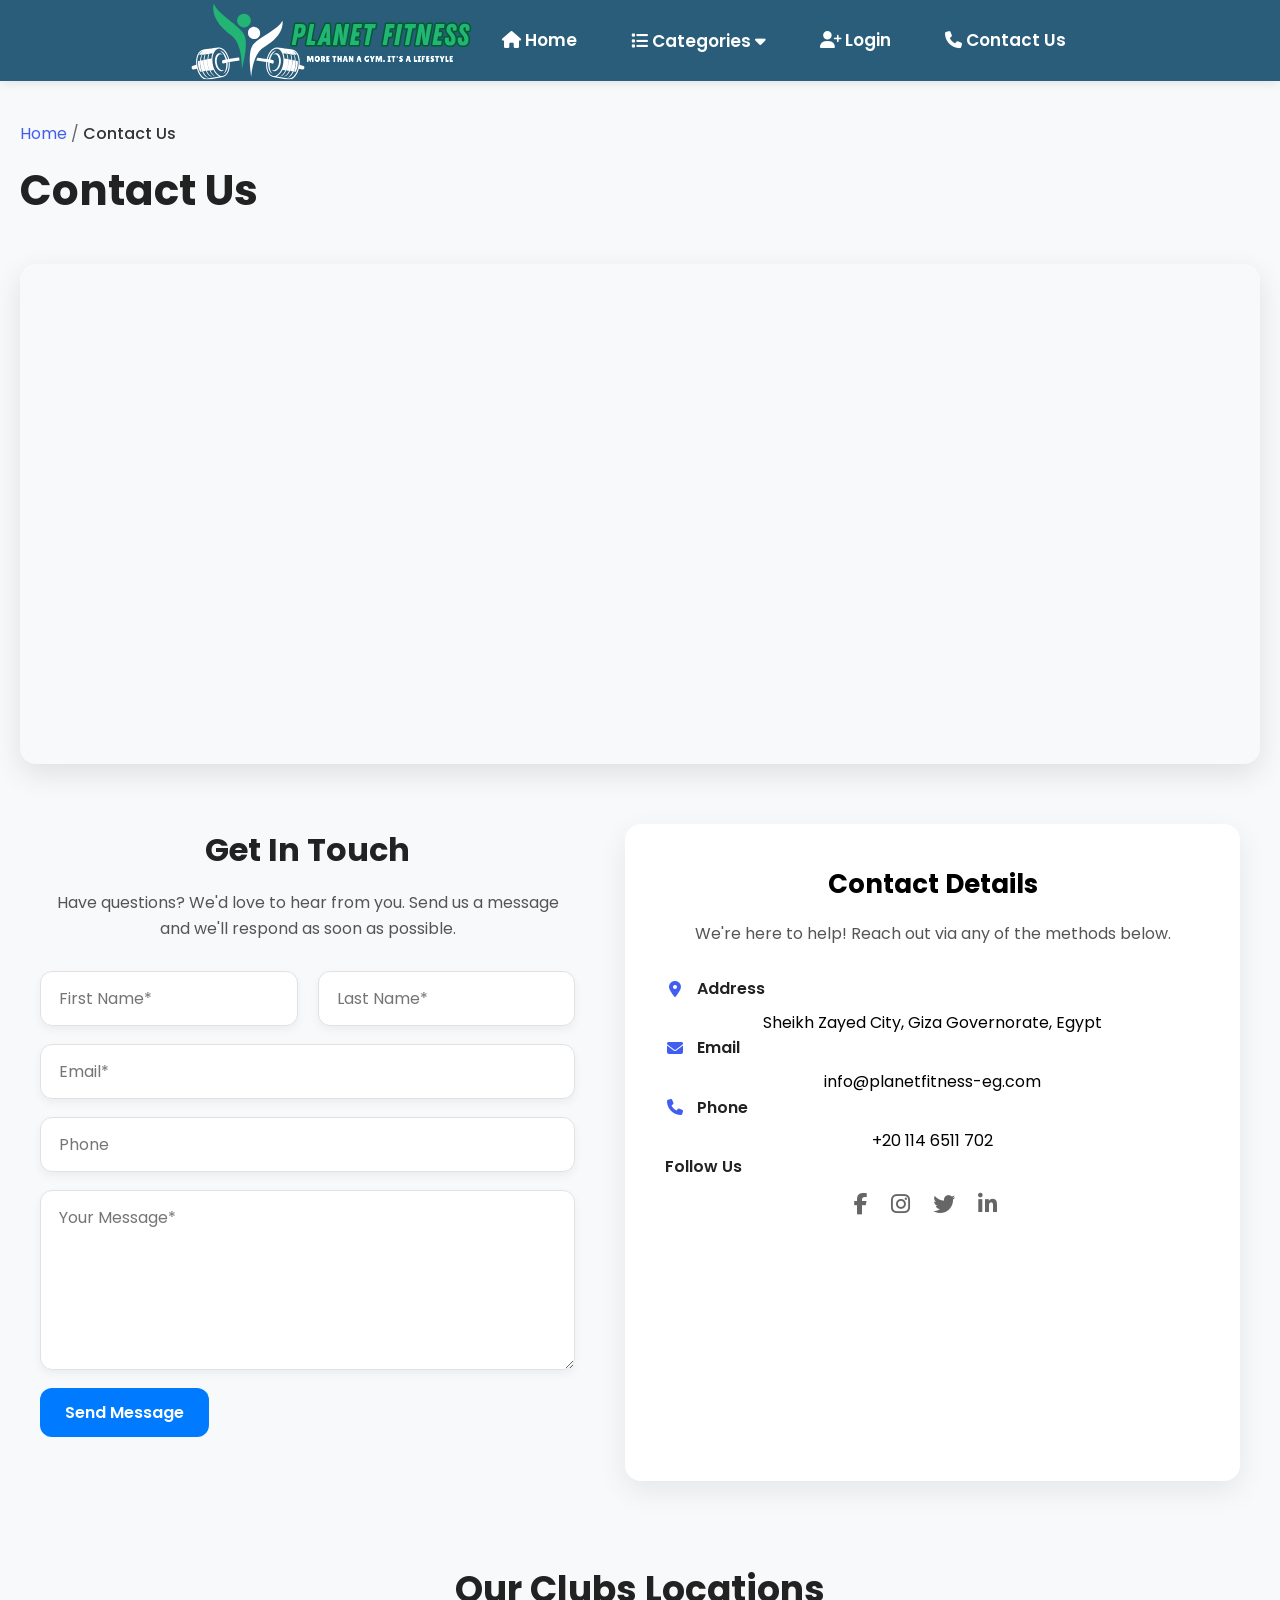
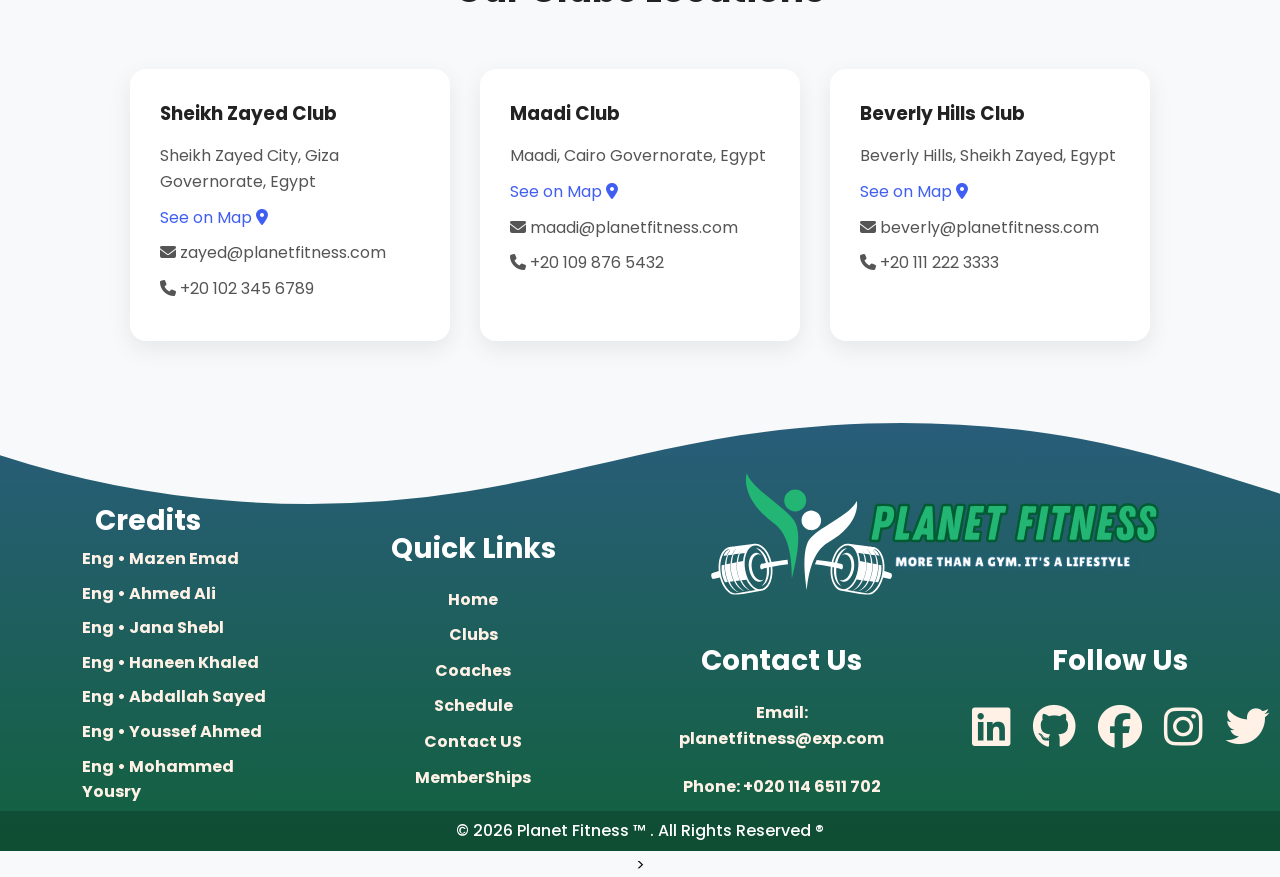
<file: contact us/ContactUS.html>
<!DOCTYPE html>
<html lang="en">
<head>
  <meta charset="UTF-8" />
  <meta name="viewport" content="width=device-width, initial-scale=1.0" />
  <title>Planet Fitness | Contact Us</title>

  <!-- Fonts -->
  <link href="https://fonts.googleapis.com/css2?family=DM+Sans:wght@400;500;700&family=Poppins:wght@400;500;600;700&display=swap" rel="stylesheet">
  <link rel="stylesheet" href="https://cdnjs.cloudflare.com/ajax/libs/font-awesome/6.5.0/css/all.min.css" />
  <link rel="icon" href="../contact us/Images/Planet_Fitness Icon.svg" type="image/x-icon" />

  <!-- CSS -->
  <link rel="stylesheet" href="ContactUs.css" />

</head>
<body>

    <!----------------------------Navigation Bar------------------------->
    <header>
        <nav>
            <!---------------Planet Fitness Logo------------------->
            <img class="LOGO" src="../contact us/Images/Planet_Fitness Logo.svg" alt="Planet Fitness Logo">
            <!--------Navigation Bar Links-------->
            <div class="Navlinks">
                <a href="../index.html"><i class="fa-solid fa-house"></i> Home</a>
                <!-----------Dropdown Content-------->
                <div class="dropdown">
                    <!-----------Categories btn-------->
                    <button class="dropbtn"><i class="fa-solid fa-list fa-1x"></i> Categories <i
                            class="fa fa-caret-down"></i></button>
                    <!-----------Dropdown Menu-------->
                <div class="dropdown-content">
                  <a href="../clubs/clubs.html">Clubs</a>
                  <a href="../coaches/coaches.html">Coaches</a>
                  <a href="../Schedule/Schedule.html">Schedule</a>
                  <a href="../Payment/Payment.html">Payment</a>
                  <a href="../MemberShips/Memberships.html">MemberShips</a>
                </div>
            </div> 
            <a href="../Login_page/Login.html"><i class="fa-solid fa-user-plus fa-1x"></i> Login</a>
            <a href="../contact us/ContactUS.html"><i class="fa-solid fa-phone fa-1x"></i> Contact Us</a>
            </div>
        </nav>
    </header>

<main class="contact_us_page">

  <div class="breadcrumb-section reveal slide-up">
    <div class="breadcrumb">
      <a href="../index.html">Home</a> /
      <span>Contact Us</span>
    </div>
    <h1 class="page-title">Contact Us</h1>
  </div>

  <div class="map-container reveal slide-up">
    <iframe
      src="https://www.google.com/maps/embed?pb=!1m18!1m12!1m3!1d110535.07263973569!2d30.84066589726562!3d30.03051640000001!2m3!1f0!2f0!3f0!3m2!1i1024!2i768!4f13.1!3m3!1m2!1s0x14585b99f26e61c3%3A0x307324186283476b!2sGold's%20Gym%20Elite%20-%20Sheikh%20Zayed!5e0!3m2!1sen!2seg!4v1764529908879!5m2!1sen!2seg"
      width="600"
      height="450"
      style="border:0;"
      loading="lazy">
    </iframe>
  </div>

  <div class="contact-section">

    <div class="get_in_touch reveal slide-left">

      <h2>Get In Touch</h2>

      <p>
        Have questions? We'd love to hear from you. Send us a message and we'll respond as soon as possible.
      </p>

      <form onsubmit="event.preventDefault(); const msg = document.getElementById('successMessage'); msg.classList.add('show');
      this.reset(); setTimeout(() => { msg.classList.remove('show'); }, 2000);">
        <div class="name-row">
          <input type="text" name="first_name" placeholder="First Name*" required>
          <input type="text" name="last_name" placeholder="Last Name*" required>
        </div>

        <input type="email" name="email" placeholder="Email*" required>

        <input type="tel" name="phone" placeholder="Phone">

        <textarea name="message" rows="6" placeholder="Your Message*" required></textarea>

        <button type="submit" class="send_message">Send Message</button>

        <div id="successMessage" class="success">Message Sent ✓</div>

      </form>

    </div>

    <div class="contact-card reveal slide-right">

      <h3>Contact Details</h3>

      <p>We're here to help! Reach out via any of the methods below.</p>

      <div class="contact-item">
        <div class="contact-title">
          <i class="fas fa-map-marker-alt"></i> Address
        </div>
        <p>Sheikh Zayed City, Giza Governorate, Egypt</p>
      </div>

      <div class="contact-item">
        <div class="contact-title">
          <i class="fas fa-envelope"></i> Email
        </div>
        <p>info@planetfitness-eg.com</p>
      </div>

      <div class="contact-item">
        <div class="contact-title">
          <i class="fas fa-phone"></i> Phone
        </div>
        <p>+20 114 6511 702</p>
      </div>

      <div class="contact-item">
        <div class="contact-title">Follow Us</div>

        <div class="social-icons">
          <a href="#"><i class="fab fa-facebook-f"></i></a>
          <a href="#"><i class="fab fa-instagram"></i></a>
          <a href="#"><i class="fab fa-twitter"></i></a>
          <a href="#"><i class="fab fa-linkedin-in"></i></a>
        </div>

      </div>

    </div>

  </div>

  <div class="our-offices reveal slide-up">

    <h2>Our Clubs Locations</h2>

    <div class="offices-container">

      <div class="office reveal slide-up">
        <h3>Sheikh Zayed Club</h3>
        <p>Sheikh Zayed City, Giza Governorate, Egypt</p>
        <a href="https://maps.google.com/?q=Gold's Gym Elite Sheikh Zayed" target="_blank" class="map-link">
          See on Map <i class="fa-solid fa-location-dot"></i>
        </a>
        <p><i class="fa-solid fa-envelope"></i> zayed@planetfitness.com</p>
        <p><i class="fa-solid fa-phone"></i> +20 102 345 6789</p>
      </div>

      <div class="office reveal slide-up">
        <h3>Maadi Club</h3>
        <p>Maadi, Cairo Governorate, Egypt</p>
        <a href="https://maps.google.com/?q=Gold's Gym Maadi" target="_blank" class="map-link">
          See on Map <i class="fa-solid fa-location-dot"></i>
        </a>
        <p><i class="fa-solid fa-envelope"></i> maadi@planetfitness.com</p>
        <p><i class="fa-solid fa-phone"></i> +20 109 876 5432</p>
      </div>

      <div class="office reveal slide-up">
        <h3>Beverly Hills Club</h3>
        <p>Beverly Hills, Sheikh Zayed, Egypt</p>
        <a href="https://maps.google.com/?q=Gold's Gym Beverly Hills Cairo" target="_blank" class="map-link">
          See on Map <i class="fa-solid fa-location-dot"></i>
        </a>
        <p><i class="fa-solid fa-envelope"></i> beverly@planetfitness.com</p>
        <p><i class="fa-solid fa-phone"></i> +20 111 222 3333</p>
      </div>

    </div>

  </div>

</main>

    <!----------------------Footer--------------------------->
    <footer>
        <!----------Footer Curved Background------------------->
        <div class="custom-shape-divider-top">
            <svg data-name="Layer 1" xmlns="http://www.w3.org/2000/svg" viewBox="0 0 1200 120"
                preserveAspectRatio="none">
                <path
                    d="M321.39,56.44c58-10.79,114.16-30.13,172-41.86,82.39-16.72,168.19-17.73,250.45-.39C823.78,31,906.67,72,985.66,92.83c70.05,18.48,146.53,26.09,214.34,3V0H0V27.35A600.21,600.21,0,0,0,321.39,56.44Z"
                    class="shape-fill"></path>
            </svg>
        </div>

        <!-----------Upper Footer Container----------->
        <div class="footercontainer">
            <!----------- 1st Part {Credit}-------->
            <div id="footercredit" class="footer-content">
                <h3>Credits</h3>
                <ul class="credit">
                    <li>
                        <p>Eng • Mazen Emad</p>
                    </li>
                    <li>
                        <p>Eng • Ahmed Ali</p>
                    </li>
                    <li>
                        <p>Eng • Jana Shebl</p>
                    </li>
                    <li>
                        <p>Eng • Haneen Khaled</p>
                    </li>
                    <li>
                        <p>Eng • Abdallah Sayed</p>
                    </li>
                    <li>
                        <p>Eng • Youssef Ahmed</p>
                    </li>
                    <li>
                        <p>Eng • Mohammed Yousry</p>
                    </li>
                </ul>
            </div>
            <!----------- 2nd Part {Quick Links}-------->
            <div id="footerlinks" class="footer-content">
                <h3>Quick Links</h3>
                <ul class="quicklinks">
                  <li><a href="../index.html">Home</a></li>
                  <li><a href="../clubs/clubs.html">Clubs</a></li>
                  <li><a href="../coaches/coaches.html">Coaches</a></li>
                  <li><a href="../Schedule/Schedule.html">Schedule</a></li>
                  <li><a href="../contact us/ContactUS.html">Contact US</a></li>
                  <li><a href="../MemberShips/Memberships.html">MemberShips</a></li>
                </ul>
            </div>
            <!----------- 3nd Part {Contact Us}-------->
            <div id="footercontact" class="footer-content">
                <h3>Contact Us</h3>
                <p>Email: planetfitness@exp.com</p>
                <p>Phone: +020 114 6511 702</p>
            </div>
            <!----------- 4th Part {Social Media}-------->
            <div id="footerfollow" class="footer-content">
                <img id="footerlogo" src="../contact us/Images/Planet_Fitness Logo.svg" alt="Logo">
                <h3>Follow Us</h3>
                <ul class="social-icons">
                    <li class="Blue"><a
                            href="https://www.linkedin.com/in/mazen-emad-abdelsattar-96118b342?utm_source=share&utm_campaign=share_via&utm_content=profile&utm_medium=android_app"
                            target="_blank"><i class="fa-brands fa-linkedin fa-2x fa-fade"></i></a></li>
                    <li class="github"><a href="https://github.com/MazenEmadAbdelsattar" target="_blank"><i
                                class="fa-brands fa-github fa-2x fa-fade"></i></a></li>
                    <li class="Blue"><a href="https://www.facebook.com/profile.php?id=100052692786291"
                            target="_blank"><i class="fa-brands fa-facebook fa-2x fa-fade"></i></a></li>
                    <li class="instagram"><a href="https://www.instagram.com/iammazenemad" target="_blank"><i
                                class="fa-brands fa-instagram fa-2x fa-fade"></i></a></li>
                    <li class="Blue"><a href="#" target="_blank"><i class="fa-brands fa-twitter fa-2x fa-fade"></i></a>
                    </li>
                </ul>
            </div>
        </div>
        <!--------------Lower Footer Container----------->
        <div class="bottom-bar">
            <p>&copy; 2026 Planet Fitness &trade; . All Rights Reserved &reg; </p>
            <!-- <p>built by Eng • Mazen Emad</p> -->
        </div>
    </footer>
    <script>
      const elements = document.querySelectorAll('.slide-left, .slide-right, .slide-up');

      const observer = new IntersectionObserver(entries => {
        entries.forEach(entry => {
          if(entry.isIntersecting){
            entry.target.style.animationPlayState = 'running';
          }
        });
      });

      elements.forEach(el => {
        el.style.animationPlayState = 'paused';
        observer.observe(el);
      });      
    </script>>
</body>
</html>
</file>
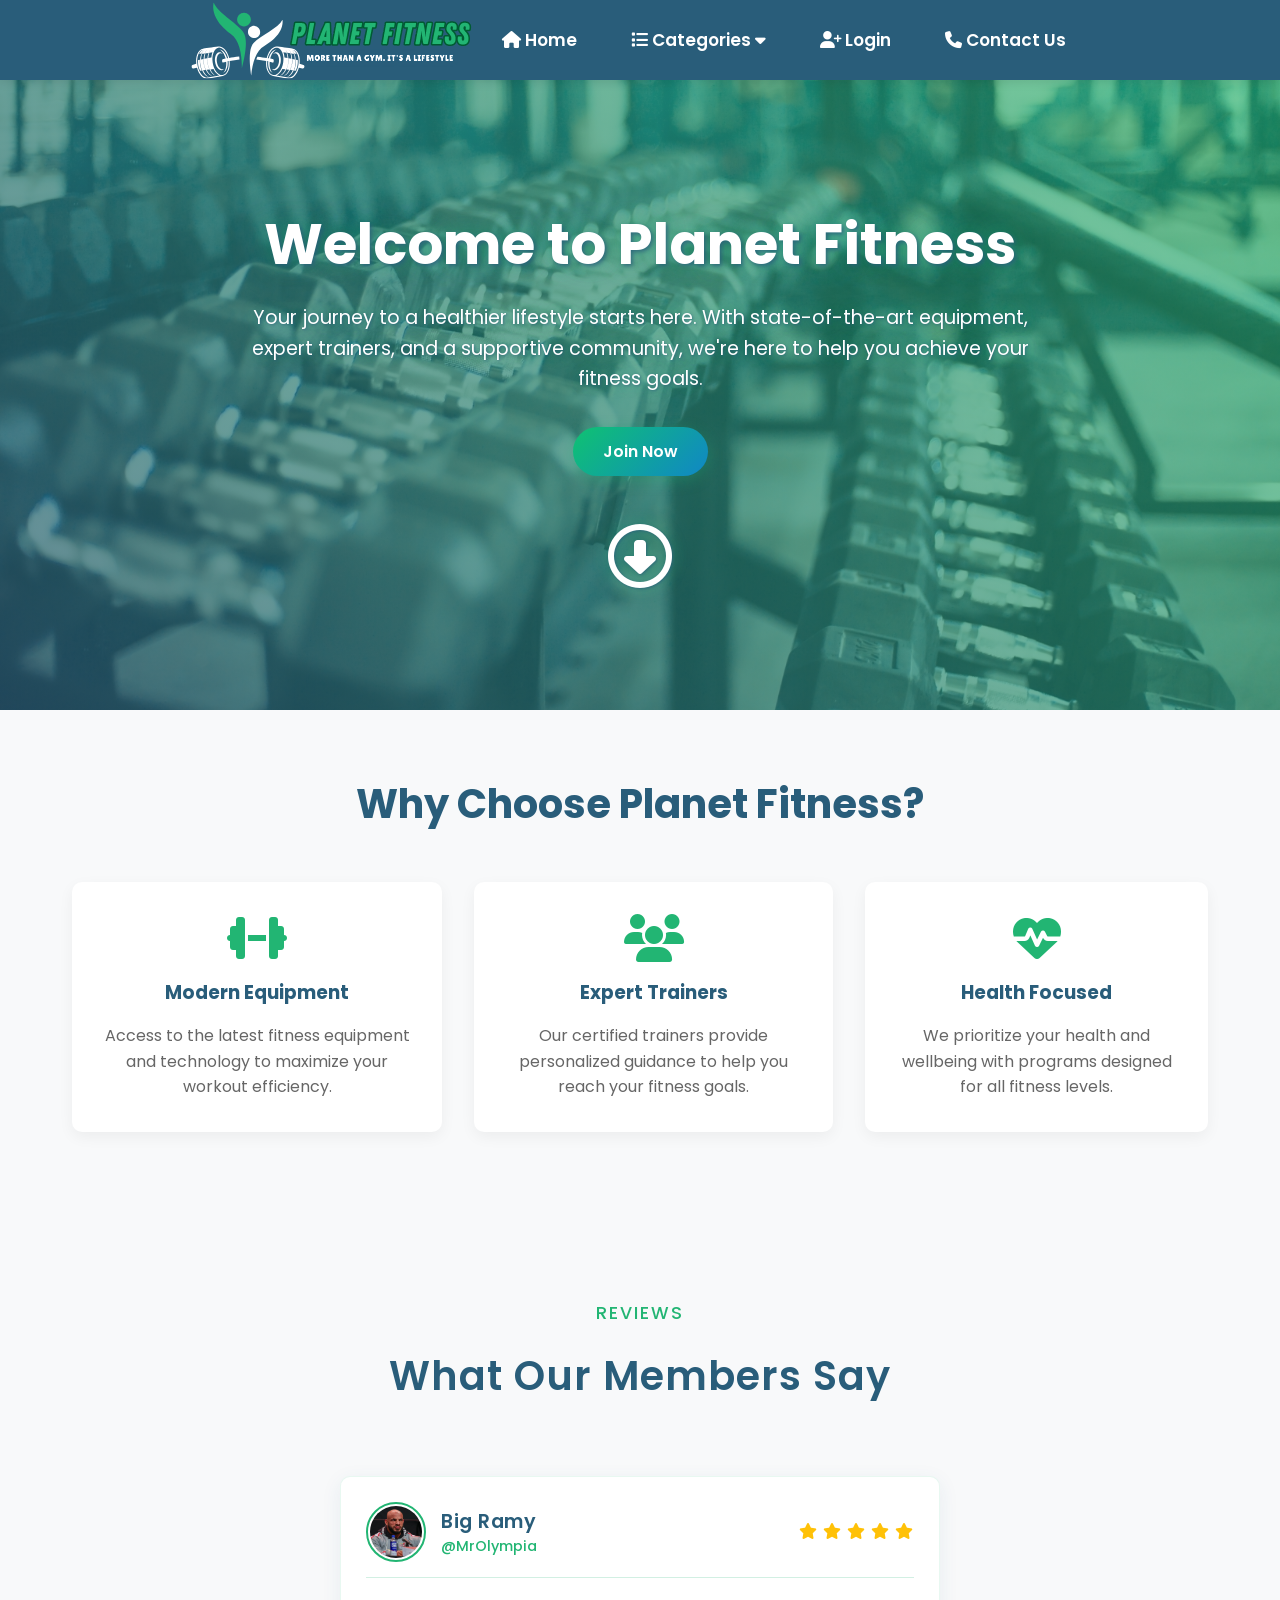
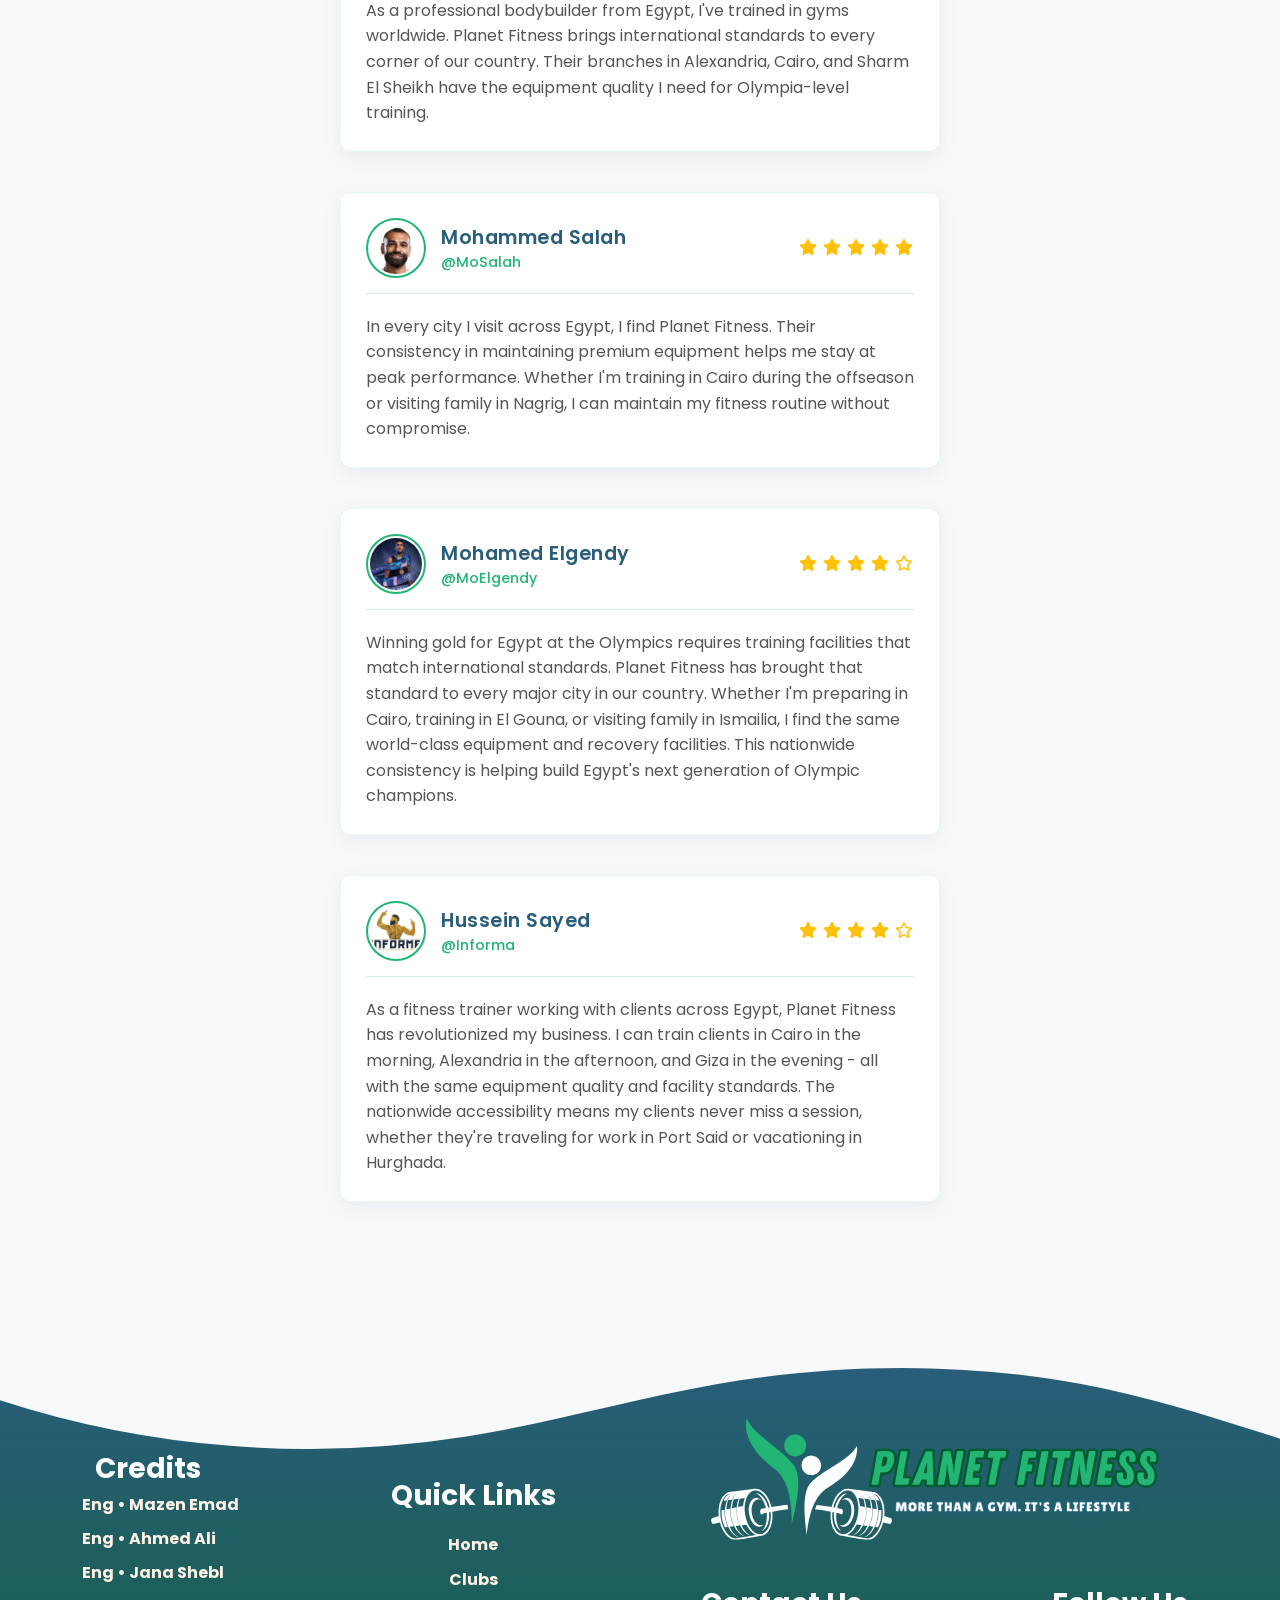
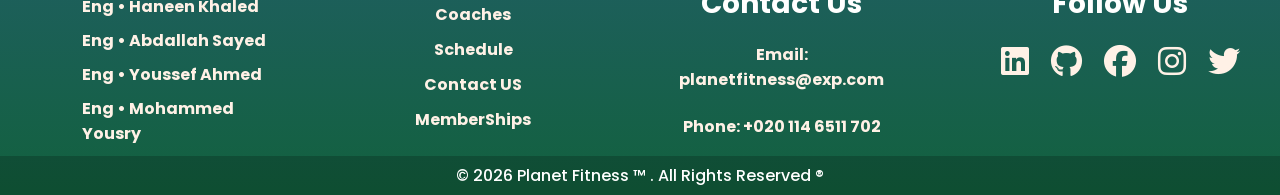
<file: Home_Page/home.html>
<!DOCTYPE html>
<html lang="en">
<head>
    <meta charset="UTF-8">
    <meta name="viewport" content="width=device-width, initial-scale=1.0">
    <title>Planet Fitness | Home</title>
    <!---Webpage Icon--->
    <link rel="Planet Fitness ICON" href="../Home_Page/Images/Planet_Fitness Icon.svg">
    <!---Java Script--->
    <!-- <script src="home.js" defer></script> -->
    <!---Stylesheet {to style our page}--->
    <link rel="stylesheet" href="home.css">
    <!---Font Awesome {to use special icons in webpage}--->
    <link rel="stylesheet" href="https://cdnjs.cloudflare.com/ajax/libs/font-awesome/6.7.2/css/all.min.css" integrity="sha512-Evv84Mr4kqVGRNSgIGL/F/aIDqQb7xQ2vcrdIwxfjThSH8CSR7PBEakCr51Ck+w+/U6swU2Im1vVX0SVk9ABhg==" crossorigin="anonymous" referrerpolicy="no-referrer" />
</head>


<body>

<!----------------------------Navigation Bar------------------------->
<header>
    <nav>
      <!---------------Planet Fitness Logo------------------->
      <img class="LOGO" src="../Home_Page/Images/Planet_Fitness Logo.svg" alt="Planet Fitness Logo">
      <!--------Navigation Bar Links-------->
      <div class="Navlinks">    
        <a href="../Home_Page/home.html"><i class="fa-solid fa-house"></i> Home</a>
        <!-----------Dropdown Content-------->
          <div class="dropdown">
              <!-----------Categories btn-------->
              <button class="dropbtn"><i class="fa-solid fa-list fa-1x"></i> Categories <i class="fa fa-caret-down"></i></button>          
              <!-----------Dropdown Menu-------->
              <div class="dropdown-content">
                <a href="../clubs/clubs.html">Clubs</a>
                <a href="../coaches/coaches.html">Coaches</a>
                <a href="../Schedule/Schedule.html">Schedule</a>
                <a href="../Payment/Payment.html">Payment</a>
                <a href="../MemberShips/Memberships.html">MemberShips</a>
            </div>
        </div> 
        <a href="../Login_page/Login.html"><i class="fa-solid fa-user-plus fa-1x"></i> Login</a>
        <a href="../contact us/ContactUS.html"><i class="fa-solid fa-phone fa-1x"></i> Contact Us</a>
      </div>    
    </nav>
</header>

<!----------------------------Hero Section------------------------->
<section class="hero-section">
    <div class="hero-content">
        <h1>Welcome to Planet Fitness</h1>
        <p>Your journey to a healthier lifestyle starts here. With state-of-the-art equipment,
             expert trainers, and a supportive community, 
             we're here to help you achieve your fitness goals.</p>
        <a href="../MemberShips/Memberships.html" class="hero-btn">Join Now</a>
    </div>
    <a href="#Scroll"><i  id="Scroll" class="fa-regular fa-circle-down fa-bounce "></i></a>
</section>

<!----------------------------Main Content------------------------->
<section class="main-content">
    <h2 class="section-title">Why Choose Planet Fitness?</h2>
    
    <div class="features">
        <div class="feature-card">
            <i class="fas fa-dumbbell"></i>
            <h3>Modern Equipment</h3>
            <p>Access to the latest fitness equipment and technology to maximize your workout efficiency.</p>
        </div>
        
        <div class="feature-card">
            <i class="fas fa-users"></i>
            <h3>Expert Trainers</h3>
            <p>Our certified trainers provide personalized guidance to help you reach your fitness goals.</p>
        </div>
        
        <div class="feature-card">
            <i class="fas fa-heartbeat"></i>
            <h3>Health Focused</h3>
            <p>We prioritize your health and wellbeing with programs designed for all fitness levels.</p>
        </div>
    </div>
</section>
<section id="ClientsReviews">
        <!-----------Main Heading------------>
        <div class="ClientsReviews-heading">
            <span>Reviews</span>
            <h1>What Our Members Say</h1>
        </div>
      <div class="ClientsReviews-container">
        <!--------------------------First Review---------------------->
        <div class="ClientsReviews-box">
          <!--Review_Top------>
          <div class="Review-top">
            <div class="profile">
              <div class="profile-img">
                <img src="../Home_Page/Images/bigrami.webp" />
              </div>
              <div class="name-user">
                <strong>Big Ramy</strong>
                <span>@MrOlympia</span>
              </div>
            </div>
            <!--Stars------>
            <div class="Stars">
              <i class="fas fa-star"></i>
              <i class="fas fa-star"></i>
              <i class="fas fa-star"></i>
              <i class="fas fa-star"></i>
              <i class="fas fa-star"></i>
            </div>
          </div>
          <!--Review_Down------>
          <div class="client-comment">
            <p>
              As a professional bodybuilder from Egypt, I've trained in gyms worldwide. 
              Planet Fitness brings international standards to every corner of our country. 
              Their branches in Alexandria, Cairo, and Sharm El Sheikh have the equipment quality I need for Olympia-level training.
            </p>
          </div>
        </div>
        <!---------------------Second Review------------------------->
        <div class="ClientsReviews-box">
          <!--Review_Top------>
          <div class="Review-top">
            <div class="profile">
              <div class="profile-img">
                <img src="../Home_Page/Images/mo.webp" />
              </div>
              <div class="name-user">
                <strong>Mohammed Salah </strong>
                <span>@MoSalah </span>
              </div>
            </div>
            <!--Stars------>
            <div class="Stars">
              <i class="fas fa-star"></i>
              <i class="fas fa-star"></i>
              <i class="fas fa-star"></i>
              <i class="fas fa-star"></i>
              <i class="fas fa-star"></i>
            </div>
          </div>
          <!--Review_Down------>
          <div class="client-comment">
            <p>
              In every city I visit across Egypt, I find Planet Fitness. 
              Their consistency in maintaining premium equipment helps me stay at peak performance. 
              Whether I'm training in Cairo during the offseason or visiting family in Nagrig, I can maintain my fitness routine without compromise.
            </p>
          </div>
        </div>
        <!----------------------------Third Review----------------------->
        <div class="ClientsReviews-box">
          <!--Review_Top------>
          <div class="Review-top">
            <div class="profile">
              <div class="profile-img">
                <img src="../Home_Page/Images/elgendy.jpg" />
              </div>
              <div class="name-user">
                <strong>Mohamed Elgendy</strong>
                <span>@MoElgendy</span>
              </div>
            </div>
            <!--Stars------>
            <div class="Stars">
              <i class="fas fa-star"></i>
              <i class="fas fa-star"></i>
              <i class="fas fa-star"></i>
              <i class="fas fa-star"></i>
              <i class="far fa-star"></i>
            </div>
          </div>
          <!--Review_Down------>
          <div class="client-comment">
            <p>
              Winning gold for Egypt at the Olympics requires training facilities that match international standards. 
              Planet Fitness has brought that standard to every major city in our country. Whether I'm preparing in Cairo, 
              training in El Gouna, or visiting family in Ismailia, I find the same world-class equipment and recovery facilities. 
              This nationwide consistency is helping build Egypt's next generation of Olympic champions.
            </p>
          </div>
        </div>
        <!-------------------------------Fourth Review------------------->
        <div class="ClientsReviews-box">
          <!--Review_Top------>
          <div class="Review-top">
            <div class="profile">
              <div class="profile-img">
                <img src="../Home_Page/Images/informa.jpg" />
              </div>
              <div class="name-user">
                <strong>Hussein Sayed</strong>
                <span>@Informa</span>
              </div>
            </div>
            <!--Stars------>
            <div class="Stars">
              <i class="fas fa-star"></i>
              <i class="fas fa-star"></i>
              <i class="fas fa-star"></i>
              <i class="fas fa-star"></i>
              <i class="far fa-star"></i>
            </div>
          </div>
          <!--Review_Down------>
          <div class="client-comment">
            <p>
                As a fitness trainer working with clients across Egypt, Planet Fitness has revolutionized my business. 
                I can train clients in Cairo in the morning, Alexandria in the afternoon, and Giza in the evening - 
                all with the same equipment quality and facility standards. The nationwide accessibility means my clients never miss a session, whether they're traveling for work in Port Said or vacationing in Hurghada.
            </p>
          </div>
        </div>
      </div>
</section>

<button id="scrollToTopBtn" title="Go to top"><i class="fa-solid fa-arrow-up-long fa-xs"></i></button>

<!----------------------Footer--------------------------->
<footer>
    <!----------Footer Curved Background------------------->
    <div class="custom-shape-divider-top">
        <svg data-name="Layer 1" xmlns="http://www.w3.org/2000/svg" viewBox="0 0 1200 120" preserveAspectRatio="none">
          <path d="M321.39,56.44c58-10.79,114.16-30.13,172-41.86,82.39-16.72,168.19-17.73,250.45-.39C823.78,31,906.67,72,985.66,92.83c70.05,18.48,146.53,26.09,214.34,3V0H0V27.35A600.21,600.21,0,0,0,321.39,56.44Z" class="shape-fill"></path>
        </svg>
    </div>

    <!-----------Upper Footer Container----------->
    <div class="footercontainer">
        <!----------- 1st Part {Credit}-------->
        <div id="footercredit" class="footer-content">
            <h3>Credits</h3>
            <ul class="credit">
                <li><p>Eng • Mazen Emad</p></li>
                <li><p>Eng • Ahmed Ali</p></li>
                <li><p>Eng • Jana Shebl</p></li>
                <li><p>Eng • Haneen Khaled</p></li>
                <li><p>Eng • Abdallah Sayed</p></li>
                <li><p>Eng • Youssef Ahmed</p></li>
                <li><p>Eng • Mohammed Yousry</p></li>
            </ul>
        </div>
        <!----------- 2nd Part {Quick Links}-------->
        <div id="footerlinks" class="footer-content">
            <h3>Quick Links</h3>
            <ul class="quicklinks">
                <li><a href="../Home_Page/home.html">Home</a></li>
                <li><a href="../clubs/clubs.html">Clubs</a></li>
                <li><a href="../coaches/coaches.html">Coaches</a></li>
                <li><a href="../Schedule/Schedule.html">Schedule</a></li>
                <li><a href="../contact us/ContactUS.html">Contact US</a></li>
                <li><a href="../MemberShips/Memberships.html">MemberShips</a></li>
            </ul>
        </div>
        <!----------- 3nd Part {Contact Us}-------->
        <div id="footercontact" class="footer-content">
            <h3>Contact Us</h3>
            <p>Email: planetfitness@exp.com</p>
            <p>Phone: +020 114 6511 702</p>
        </div>
        <!----------- 4th Part {Social Media}-------->
        <div id="footerfollow" class="footer-content">
            <img id="footerlogo" src="../Home_Page/Images/Planet_Fitness Logo.svg" alt="Logo">
            <h3>Follow Us</h3>
            <ul class="social-icons">
                <li class="Blue"><a href="https://www.linkedin.com/in/mazen-emad-abdelsattar-96118b342?utm_source=share&utm_campaign=share_via&utm_content=profile&utm_medium=android_app" target="_blank"><i class="fa-brands fa-linkedin fa-2x fa-fade"></i></a></li>
                <li class="github"><a  href="https://github.com/MazenEmadAbdelsattar" target="_blank"><i class="fa-brands fa-github fa-2x fa-fade"></i></a></li>
                <li class="Blue"><a href="https://www.facebook.com/profile.php?id=100052692786291" target="_blank"><i class="fa-brands fa-facebook fa-2x fa-fade"></i></a></li>
                <li class="instagram"><a href="https://www.instagram.com/iammazenemad" target="_blank"><i class="fa-brands fa-instagram fa-2x fa-fade" ></i></a></li>
                <li class="Blue"><a href="#" target="_blank"><i class="fa-brands fa-twitter fa-2x fa-fade" ></i></a></li>
            </ul>
        </div>
    </div>
    <!--------------Lower Footer Container----------->
    <div class="bottom-bar">
        <p>&copy; 2026 Planet Fitness &trade;     . All Rights Reserved   &reg; </p>
        <!-- <p>built by Eng • Mazen Emad</p> -->
    </div>
  </footer>

<script>
const scrollToTopBtn = document.getElementById("scrollToTopBtn");
const rootElement = document.documentElement;

function handleScroll() {
  // Show button when user scrolls down 100px
  if (rootElement.scrollTop > 100) {
    scrollToTopBtn.classList.add("show");
  } else {
    scrollToTopBtn.classList.remove("show");
  }
}

function scrollToTop() {
  // Smooth scroll to top
  rootElement.scrollTo({
    top: 0,
    behavior: "smooth"
  });
}

// Event listeners
scrollToTopBtn.addEventListener("click", scrollToTop);
document.addEventListener("scroll", handleScroll);
</script> 

</body>
</html>
</file>
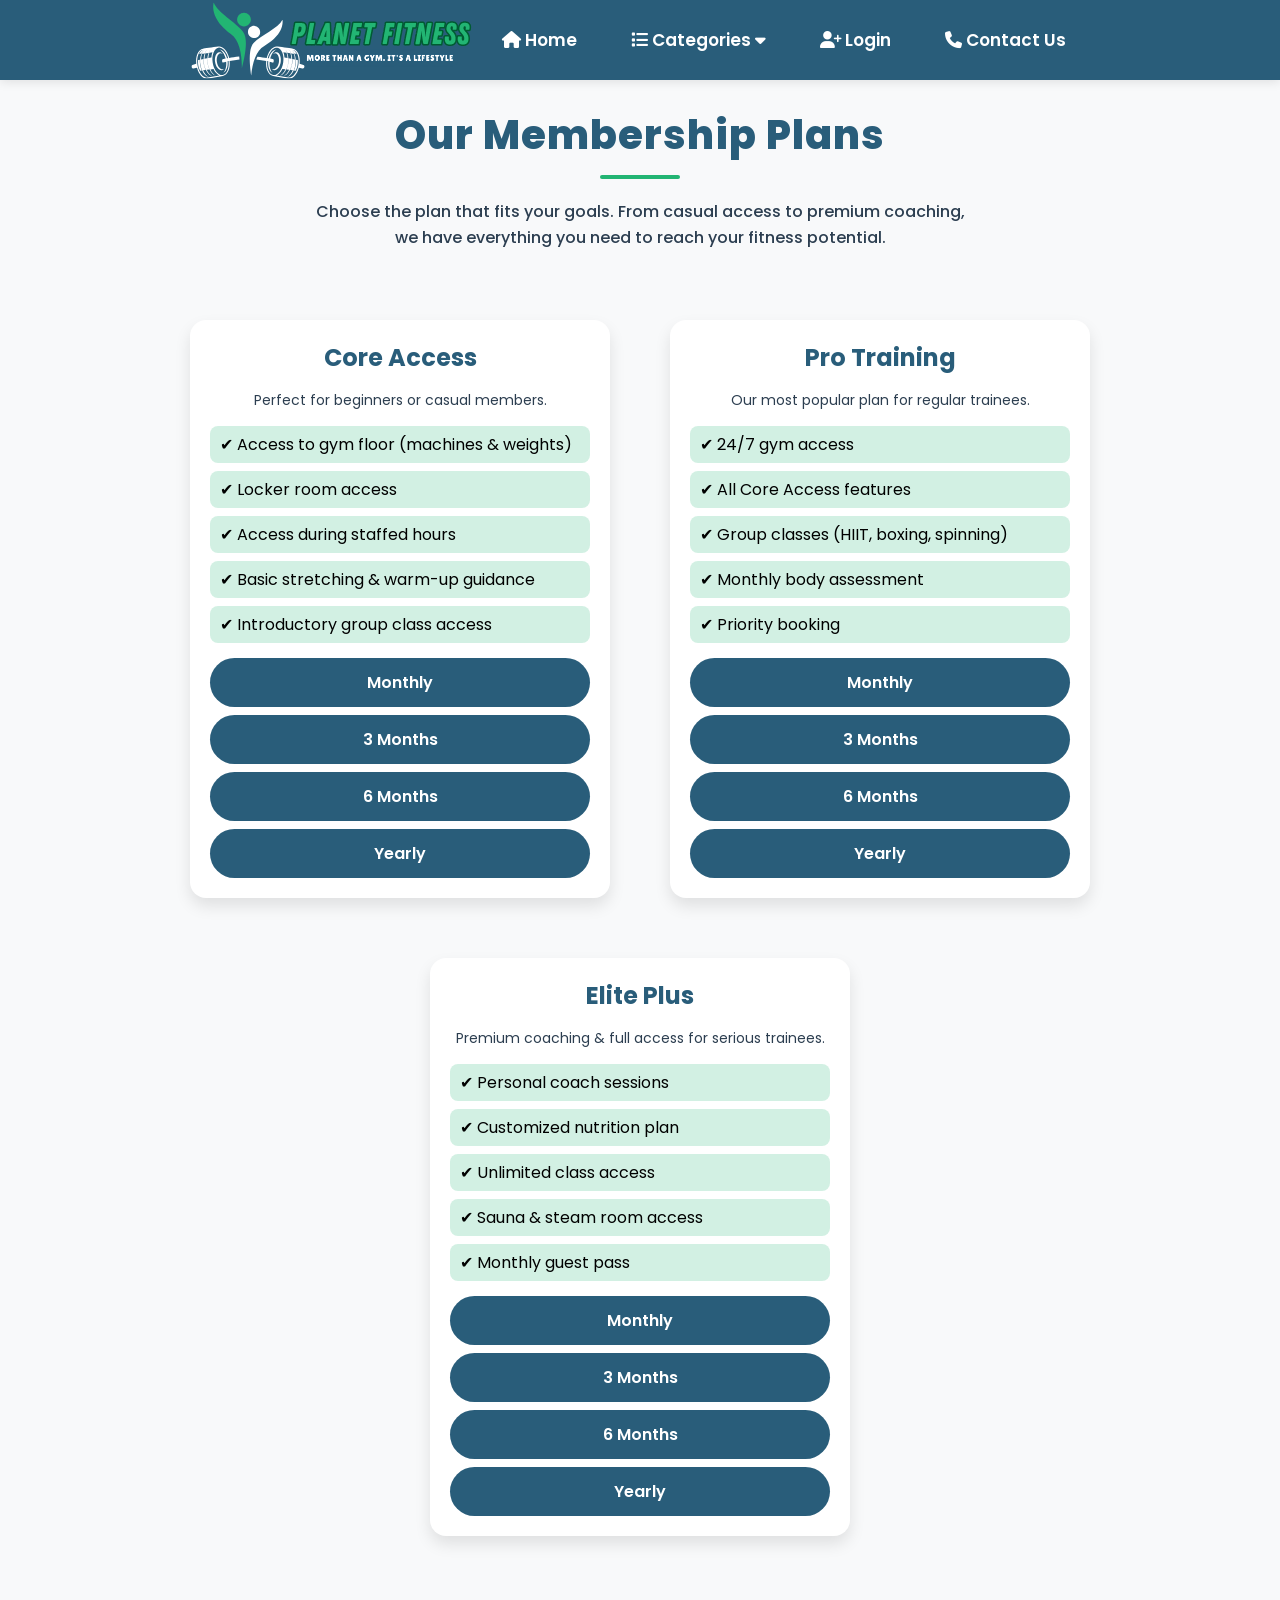
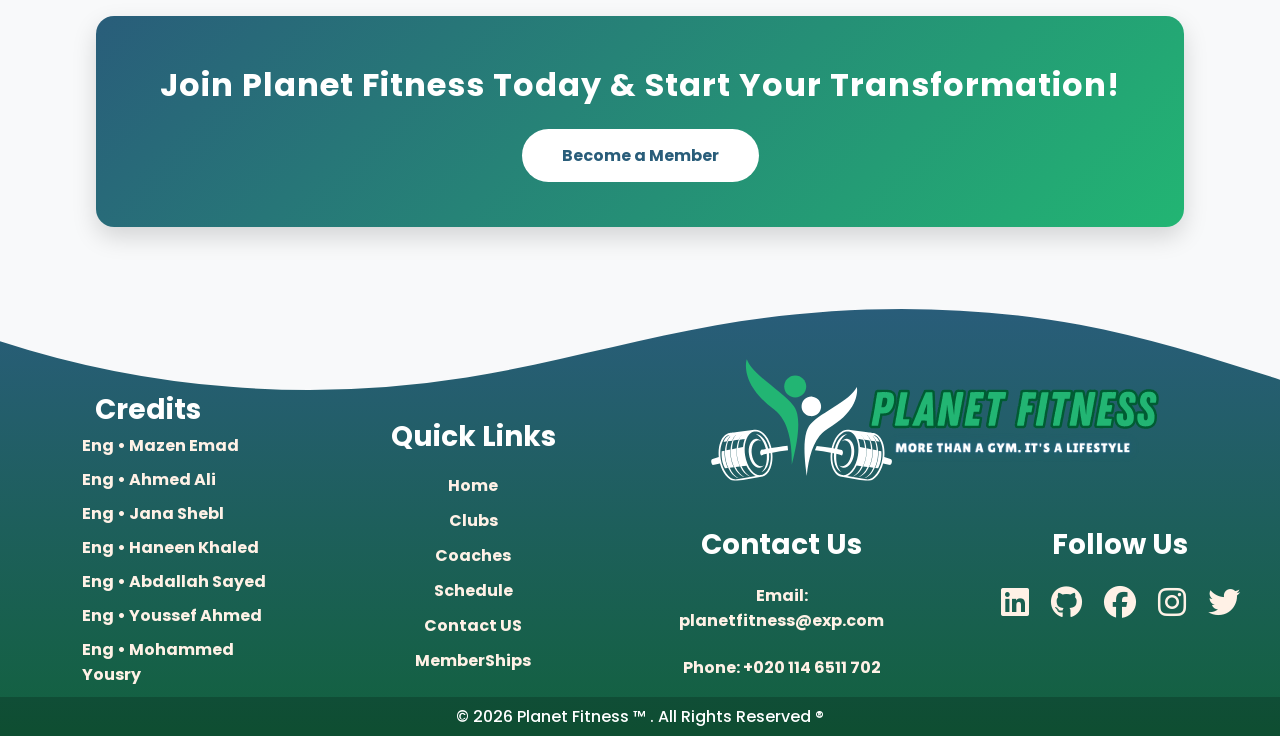
<file: MemberShips/Memberships.html>
<!DOCTYPE html>
<html lang="en">
<head>
    <meta charset="UTF-8">
    <meta name="viewport" content="width=device-width, initial-scale=1.0">
    <title>Planet Fitness | Memberships</title>
    <!---Webpage Icon--->
    <link rel="Planet Fitness ICON" href="../MemberShips/MemberShips_imgs/Planet_Fitness Icon.svg">
    <!---Java Script--->
    <script src="" defer></script>      
    <!---Stylesheet {to style our page}--->
    <link rel="stylesheet" href="../MemberShips/Memberships.css">
    <!---Font Awesome {to use special icons in webpage}--->
    <link rel="stylesheet" href="https://cdnjs.cloudflare.com/ajax/libs/font-awesome/6.7.2/css/all.min.css" integrity="sha512-Evv84Mr4kqVGRNSgIGL/F/aIDqQb7xQ2vcrdIwxfjThSH8CSR7PBEakCr51Ck+w+/U6swU2Im1vVX0SVk9ABhg==" crossorigin="anonymous" referrerpolicy="no-referrer" />
</head>


<body>

<!----------------------------Navigation Bar------------------------->
<header>
    <nav>
      <!---------------Planet Fitness Logo------------------->
      <img class="LOGO" src="../MemberShips/MemberShips_imgs/Planet_Fitness Logo.svg" alt="Planet Fitness Logo">
      <!--------Navigation Bar Links-------->
      <div class="Navlinks">    
        <a href="../index.html"><i class="fa-solid fa-house"></i> Home</a>
        <!-----------Dropdown Content-------->
          <div class="dropdown">
              <!-----------Categories btn-------->
              <button class="dropbtn"><i class="fa-solid fa-list fa-1x"></i> Categories <i class="fa fa-caret-down"></i></button>          
              <!-----------Dropdown Menu-------->
              <div class="dropdown-content">
                <a href="../clubs/clubs.html">Clubs</a>
                <a href="../coaches/coaches.html">Coaches</a>
                <a href="../Schedule/Schedule.html">Schedule</a>
                <a href="../Payment/Payment.html">Payment</a>
                <a href="../MemberShips/Memberships.html">MemberShips</a>
            </div>
        </div> 
        <a href="../Login_page/Login.html"><i class="fa-solid fa-user-plus fa-1x"></i> Login</a>
        <a href="../contact us/ContactUS.html"><i class="fa-solid fa-phone fa-1x"></i> Contact Us</a>
      </div>    
    </nav>
</header>

<!----------------------------Main Page Section------------------------->
<div class="main-card">
    <h1 class="main-title">Our Membership Plans</h1>
    <div class="title-line"></div>
    <p class="main-desc">
        Choose the plan that fits your goals.
        From casual access to premium coaching, 
        we have everything you need to reach your fitness potential.</p>
</div>

<div class="memberships">

    <!-- Core Access -->
    <div class="membership-card core">
        <h1 class="membership-title">Core Access</h1>
        <p class="membership-desc">Perfect for beginners or casual members.</p>
        <ul class="membership-features">
            <li>✔ Access to gym floor (machines & weights)</li>
            <li>✔ Locker room access</li>
            <li>✔ Access during staffed hours</li>
            <li>✔ Basic stretching & warm-up guidance</li>
            <li>✔ Introductory group class access</li>
        </ul>
       
        <div class="membership-duration">
            <a href="../Payment/Payment.html">Monthly</a>
            <a href="../Payment/Payment.html">3 Months</a>
            <a href="../Payment/Payment.html">6 Months</a>
            <a href="../Payment/Payment.html">Yearly</a>
        </div>
    </div>

    <!-- Pro Training -->
    <div class="membership-card pro">
        <h1 class="membership-title">Pro Training</h1>
        <p class="membership-desc">Our most popular plan for regular trainees.</p>
        <ul class="membership-features">
            <li>✔ 24/7 gym access</li>
            <li>✔ All Core Access features</li>
            <li>✔ Group classes (HIIT, boxing, spinning)</li>
            <li>✔ Monthly body assessment</li>
            <li>✔ Priority booking</li>
        </ul>
        <div class="membership-duration">
            <a href="../Payment/Payment.html">Monthly</a>
            <a href="../Payment/Payment.html">3 Months</a>
            <a href="../Payment/Payment.html">6 Months</a>
            <a href="../Payment/Payment.html">Yearly</a>
        </div>
    </div>

    <!-- Elite Plus -->
    <div class="membership-card elite">
        <h1 class="membership-title">Elite Plus</h1>
        <p class="membership-desc">Premium coaching & full access for serious trainees.</p>
        <ul class="membership-features">
            <li>✔ Personal coach sessions</li>
            <li>✔ Customized nutrition plan</li>
            <li>✔ Unlimited class access</li>
            <li>✔ Sauna & steam room access</li>
            <li>✔ Monthly guest pass</li>
        </ul>
        <div class="membership-duration">
            <a href="../Payment/Payment.html">Monthly</a>
            <a href="../Payment/Payment.html">3 Months</a>
            <a href="../Payment/Payment.html">6 Months</a>
            <a href="../Payment/Payment.html">Yearly</a>
        </div>
    </div>
</div>
<div class="cta-banner">
    <h2>Join Planet Fitness Today & Start Your Transformation!</h2>
    <a href="../Login_page/Login.html" class="cta-btn">Become a Member</a>
</div>



<!----------------------Footer--------------------------->
<footer>
    <!----------Footer Curved Background------------------->
    <div class="custom-shape-divider-top">
        <svg data-name="Layer 1" xmlns="http://www.w3.org/2000/svg" viewBox="0 0 1200 120" preserveAspectRatio="none">
          <path d="M321.39,56.44c58-10.79,114.16-30.13,172-41.86,82.39-16.72,168.19-17.73,250.45-.39C823.78,31,906.67,72,985.66,92.83c70.05,18.48,146.53,26.09,214.34,3V0H0V27.35A600.21,600.21,0,0,0,321.39,56.44Z" class="shape-fill"></path>
        </svg>
    </div>

    <!-----------Upper Footer Container----------->
    <div class="footercontainer">
        <!----------- 1st Part {Credit}-------->
        <div id="footercredit" class="footer-content">
            <h3>Credits</h3>
            <ul class="credit">
                <li><p>Eng • Mazen Emad</p></li>
                <li><p>Eng • Ahmed Ali</p></li>
                <li><p>Eng • Jana Shebl</p></li>
                <li><p>Eng • Haneen Khaled</p></li>
                <li><p>Eng • Abdallah Sayed</p></li>
                <li><p>Eng • Youssef Ahmed</p></li>
                <li><p>Eng • Mohammed Yousry</p></li>
            </ul>
        </div>
        <!----------- 2nd Part {Quick Links}-------->
        <div id="footerlinks" class="footer-content">
            <h3>Quick Links</h3>
            <ul class="quicklinks">
                <li><a href="../index.html">Home</a></li>
                <li><a href="../clubs/clubs.html">Clubs</a></li>
                <li><a href="../coaches/coaches.html">Coaches</a></li>
                <li><a href="../Schedule/Schedule.html">Schedule</a></li>
                <li><a href="../contact us/ContactUS.html">Contact US</a></li>
                <li><a href="../MemberShips/Memberships.html">MemberShips</a></li>
            </ul>
        </div>
        <!----------- 3nd Part {Contact Us}-------->
        <div id="footercontact" class="footer-content">
            <h3>Contact Us</h3>
            <p>Email: planetfitness@exp.com</p>
            <p>Phone: +020 114 6511 702</p>
        </div>
        <!----------- 4th Part {Social Media}-------->
        <div id="footerfollow" class="footer-content">
            <img id="footerlogo" src="../MemberShips/MemberShips_imgs/Planet_Fitness Logo.svg" alt="Logo">
            <h3>Follow Us</h3>
            <ul class="social-icons">
                <li class="Blue"><a href="https://www.linkedin.com/in/mazen-emad-abdelsattar-96118b342?utm_source=share&utm_campaign=share_via&utm_content=profile&utm_medium=android_app" target="_blank"><i class="fa-brands fa-linkedin fa-2x fa-fade"></i></a></li>
                <li class="github"><a  href="https://github.com/MazenEmadAbdelsattar" target="_blank"><i class="fa-brands fa-github fa-2x fa-fade"></i></a></li>
                <li class="Blue"><a href="https://www.facebook.com/profile.php?id=100052692786291" target="_blank"><i class="fa-brands fa-facebook fa-2x fa-fade"></i></a></li>
                <li class="instagram"><a href="https://www.instagram.com/iammazenemad" target="_blank"><i class="fa-brands fa-instagram fa-2x fa-fade" ></i></a></li>
                <li class="Blue"><a href="#" target="_blank"><i class="fa-brands fa-twitter fa-2x fa-fade" ></i></a></li>
            </ul>
        </div>
    </div>
    <!--------------Lower Footer Container----------->
    <div class="bottom-bar">
        <p>&copy; 2026 Planet Fitness &trade;     . All Rights Reserved   &reg; </p>
        <!-- <p>built by Eng • Mazen Emad</p> -->
    </div>
  </footer>
  
</body>
</html>
</file>
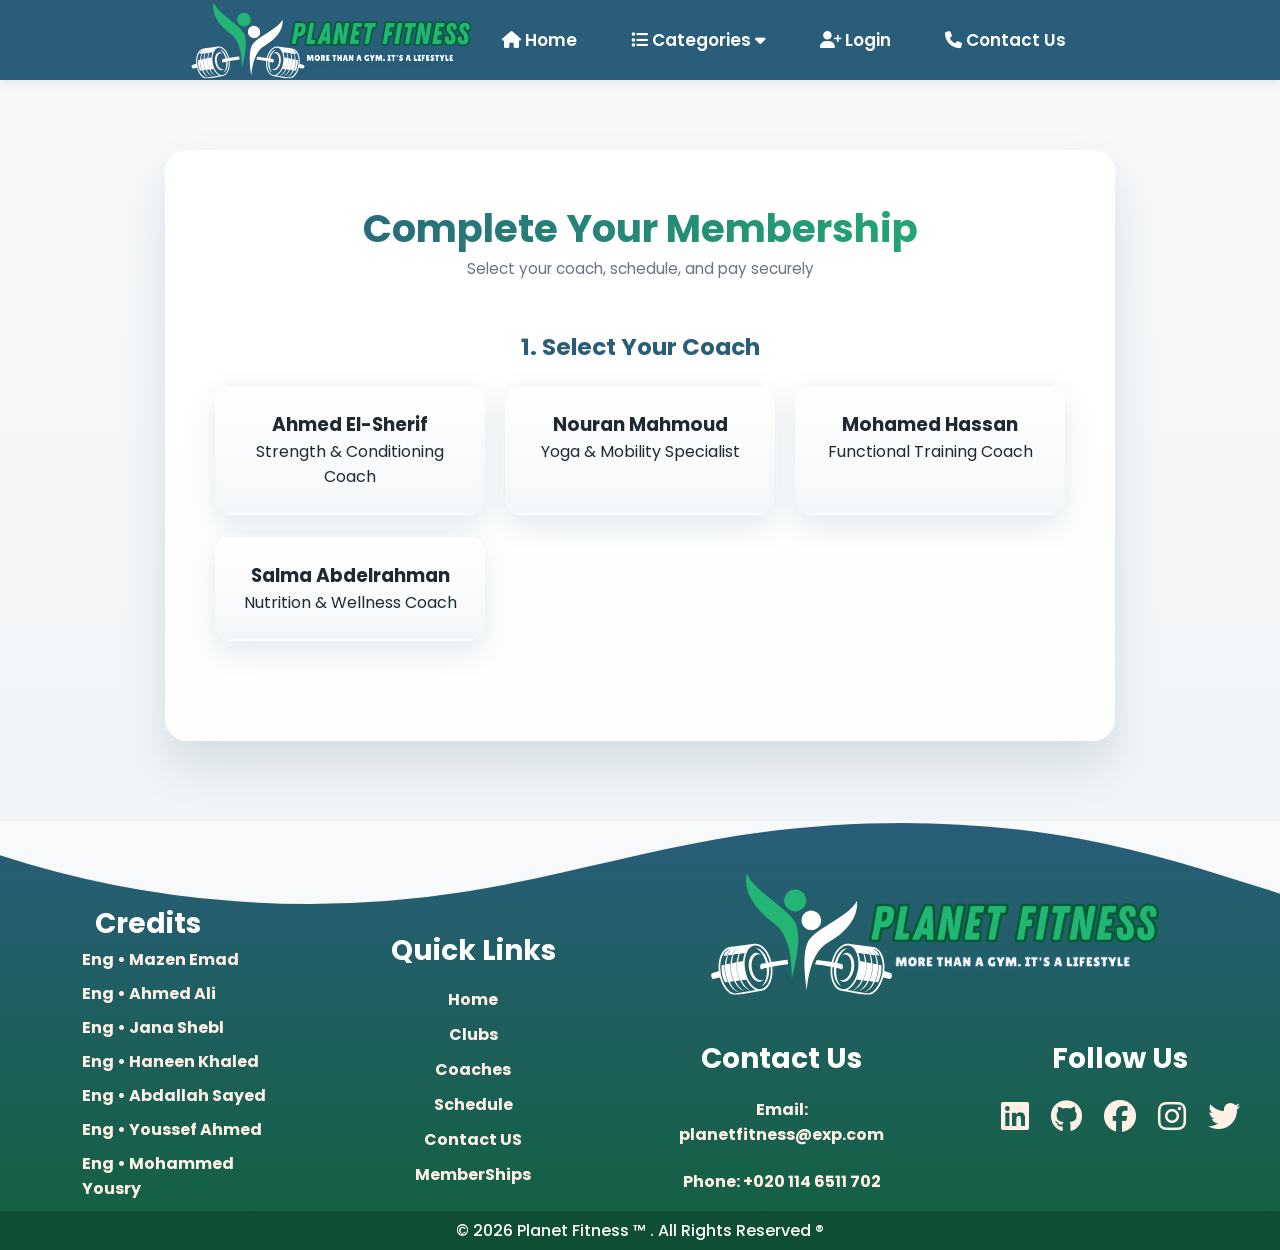
<file: Payment/Payment.html>
<!DOCTYPE html>
<html lang="en">

<head>
    <meta charset="UTF-8">
    <meta name="viewport" content="width=device-width, initial-scale=1.0">
    <title>Planet Fitness | Payment</title>
    <link rel="stylesheet" href="payment.css">
    <link rel="stylesheet" href="https://cdnjs.cloudflare.com/ajax/libs/font-awesome/6.7.2/css/all.min.css">
    <link href="https://fonts.googleapis.com/css2?family=Poppins:wght@300;400;500;600;700&display=swap"
        rel="stylesheet">
    <link rel="icon" href="Images/Planet_Fitness Icon.svg">
</head>

<body>

    <!---------------------------- Nav ------------------------->
    <header>
        <nav>
            <img class="LOGO" src="Images/Planet_Fitness Logo.svg" alt="Planet Fitness Logo">
            <div class="Navlinks">
                <a href="../index.html"><i class="fa-solid fa-house"></i> Home</a>
                <div class="dropdown">
                    <button class="dropbtn"><i class="fa-solid fa-list fa-1x"></i> Categories <i
                            class="fa fa-caret-down"></i></button>
              <div class="dropdown-content">
                <a href="../clubs/clubs.html">Clubs</a>
                <a href="../coaches/coaches.html">Coaches</a>
                <a href="../Schedule/Schedule.html">Schedule</a>
                <a href="../Payment/Payment.html">Payment</a>
                <a href="../MemberShips/Memberships.html">MemberShips</a>
            </div>
        </div> 
        <a href="../Login_page/Login.html"><i class="fa-solid fa-user-plus fa-1x"></i> Login</a>
        <a href="../contact us/ContactUS.html"><i class="fa-solid fa-phone fa-1x"></i> Contact Us</a>
            </div>
        </nav>
    </header>

<div class="container">

  <div class="header">
    <h1>Complete Your Membership</h1>
    <p>Select your coach, schedule, and pay securely</p>
  </div>

  <div class="step">
    <h2>1. Select Your Coach</h2>
    <div class="coach-grid" id="coachGrid"></div>
  </div>

  <div class="step" id="scheduleStep" style="display:none;">
    <h2>2. Choose Schedule</h2>
    <div class="schedule-grid" id="scheduleGrid"></div>
  </div>

  <div class="step" id="paymentStep" style="display:none;">
    <h2>3. Payment</h2>

    <label>Subscription</label>
    <select id="months" onchange="updateTotal()">
      <option value="1">1 Month - 350 EGP</option>
      <option value="3">3 Months - 950 EGP</option>
      <option value="6">6 Months - 1700 EGP</option>
      <option value="12">12 Months - 3000 EGP</option>
    </select>

    <label>Payment Method</label>
    <div class="payment-methods">
      <label class="pay-option">
        <input type="radio" name="payment" value="cash" checked onchange="toggleCardForm()"> Cash
      </label>
      <label class="pay-option">
        <input type="radio" name="payment" value="credit" onchange="toggleCardForm()"> Credit Card
      </label>
    </div>

    <div id="creditCardForm" style="display:none;">
      <div class="card-container">
        <div class="card" id="card">
          <div class="card-front">
            <div class="card-logo" id="cardType">CARD</div>
            <div class="card-number" id="cardNumber">#### #### #### ####</div>
            <div class="card-holder" id="cardHolder">CARD HOLDER</div>
            <div class="card-expiry" id="cardExpiry">MM/YY</div>
          </div>
          <div class="card-back">
            <div class="magnetic-stripe"></div>
            <div class="cvv-display" id="cardCVV">•••</div>
          </div>
        </div>
      </div>

      <input id="cardNumberInput" placeholder="Card Number" maxlength="19" oninput="formatCardNumber(this)">
      <input id="cardHolderInput" placeholder="Card Holder" oninput="updateCardHolder(this.value)">
      <input id="expiryInput" placeholder="MM/YY" maxlength="5" oninput="formatExpiry(this)">
      <input id="cvvInput" placeholder="CVV" maxlength="4" onfocus="flipCard()" onblur="flipCardBack()" oninput="updateCVV(this.value)">
    </div>

    <div class="total">Total: <span id="totalAmount">350 EGP</span></div>
    <button class="btn-pay" onclick="confirmPayment()">Confirm & Pay</button>
  </div>

</div>

    <!-- FOOTER -->
    <footer>
        <div class="custom-shape-divider-top">
            <svg data-name="Layer 1" xmlns="http://www.w3.org/2000/svg" viewBox="0 0 1200 120"
                preserveAspectRatio="none">
                <path
                    d="M321.39,56.44c58-10.79,114.16-30.13,172-41.86,82.39-16.72,168.19-17.73,250.45-.39C823.78,31,906.67,72,985.66,92.83c70.05,18.48,146.53,26.09,214.34,3V0H0V27.35A600.21,600.21,0,0,0,321.39,56.44Z"
                    class="shape-fill"></path>
            </svg>
        </div>
        <div class="footercontainer">
            <div id="footercredit" class="footer-content">
                <h3>Credits</h3>
                <ul class="credit">
                    <li>
                        <p>Eng • Mazen Emad</p>
                    </li>
                    <li>
                        <p>Eng • Ahmed Ali</p>
                    </li>
                    <li>
                        <p>Eng • Jana Shebl</p>
                    </li>
                    <li>
                        <p>Eng • Haneen Khaled</p>
                    </li>
                    <li>
                        <p>Eng • Abdallah Sayed</p>
                    </li>
                    <li>
                        <p>Eng • Youssef Ahmed</p>
                    </li>
                    <li>
                        <p>Eng • Mohammed Yousry</p>
                    </li>
                </ul>
            </div>
            <div id="footerlinks" class="footer-content">
                <h3>Quick Links</h3>
                <ul class="quicklinks">
                    <li><a href="../index.html">Home</a></li>
                    <li><a href="../clubs/clubs.html">Clubs</a></li>
                    <li><a href="../coaches/coaches.html">Coaches</a></li>
                    <li><a href="../Schedule/Schedule.html">Schedule</a></li>
                    <li><a href="../contact us/ContactUS.html">Contact US</a></li>
                    <li><a href="../MemberShips/Memberships.html">MemberShips</a></li>
                </ul>
            </div>
            <div id="footercontact" class="footer-content">
                <h3>Contact Us</h3>
                <p>Email: planetfitness@exp.com</p>
                <p>Phone: +020 114 6511 702</p>
            </div>
            <div id="footerfollow" class="footer-content">
                <img id="footerlogo" src="Images/Planet_Fitness Logo.svg" alt="Logo">
                <h3>Follow Us</h3>
            <ul class="social-icons">
                <li class="Blue"><a href="https://www.linkedin.com/in/mazen-emad-abdelsattar-96118b342?utm_source=share&utm_campaign=share_via&utm_content=profile&utm_medium=android_app" target="_blank"><i class="fa-brands fa-linkedin fa-2x fa-fade"></i></a></li>
                <li class="github"><a  href="https://github.com/MazenEmadAbdelsattar" target="_blank"><i class="fa-brands fa-github fa-2x fa-fade"></i></a></li>
                <li class="Blue"><a href="https://www.facebook.com/profile.php?id=100052692786291" target="_blank"><i class="fa-brands fa-facebook fa-2x fa-fade"></i></a></li>
                <li class="instagram"><a href="https://www.instagram.com/iammazenemad" target="_blank"><i class="fa-brands fa-instagram fa-2x fa-fade" ></i></a></li>
                <li class="Blue"><a href="#" target="_blank"><i class="fa-brands fa-twitter fa-2x fa-fade" ></i></a></li>
            </ul>
            </div>
        </div>
        <div class="bottom-bar">
            <p>&copy; 2026 Planet Fitness &trade; . All Rights Reserved &reg;</p>
        </div>
    </footer>

    <script src="payment.js"></script>
</body>

</html>
</file>
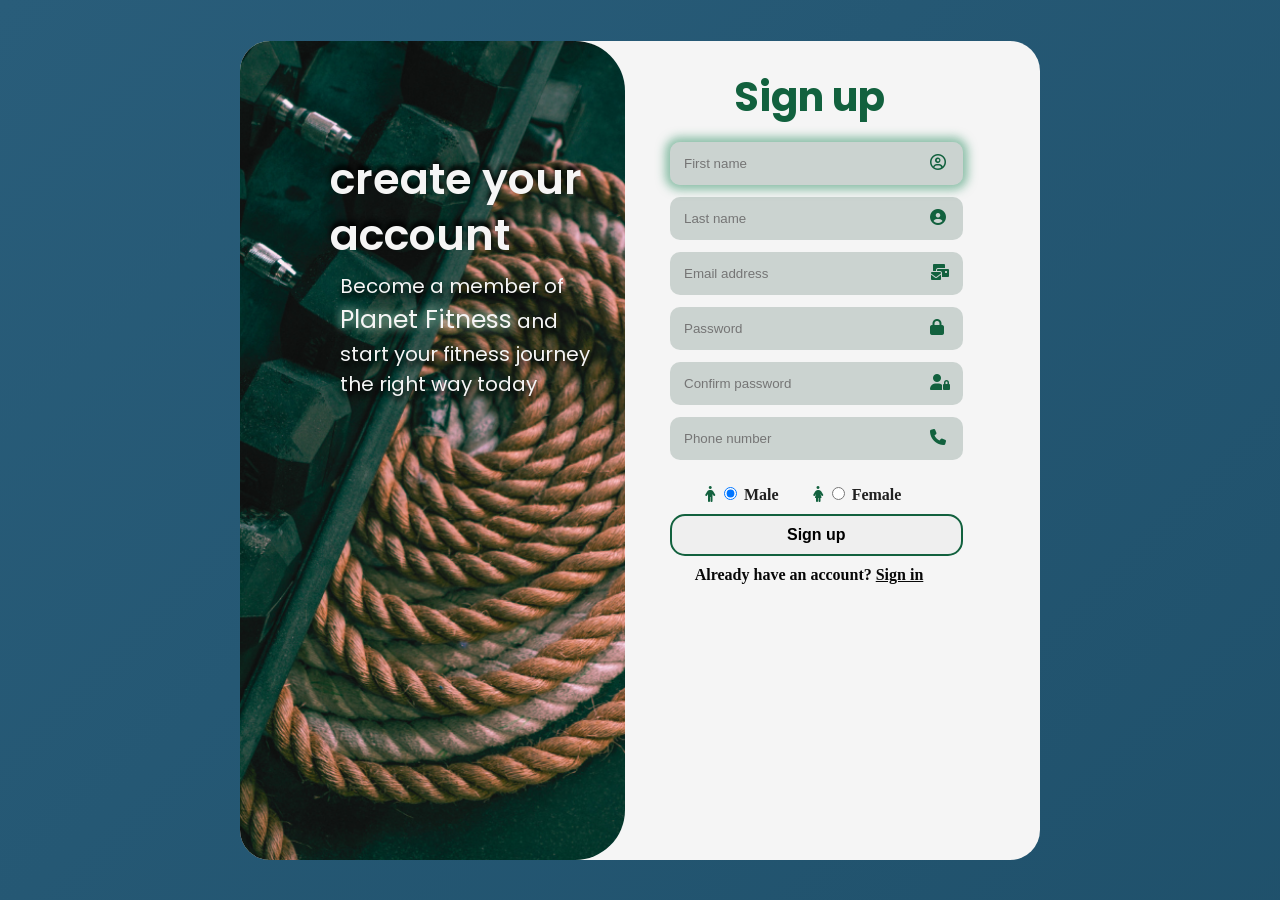
<file: Registragion_page/register.html>
<!DOCTYPE html>
<html lang="en">

<head>
    <meta charset="utf-8">
    <meta name="viewport" content="width=device-width, initial-scale=1.0">
    <link rel="stylesheet" href="https://cdnjs.cloudflare.com/ajax/libs/font-awesome/6.5.0/css/all.min.css" />
    <link rel="stylesheet" href="register.css">
    <link rel="Planet Fitness ICON" href="../Registragion_page/Image/Planet_Fitness Icon.svg">
    <title>Planet Fitness | Sign up</title>
</head>

<body>

    <div class="container">
        <div class="container-img"> </div>
        <div class="text">
            create your<br> account
        </div>
        <p class="text1">Become a member of <br> <span>Planet Fitness</span> and <br> start your fitness journey <br>
            the right way today
        </p>
        <div class="container-form">
            <form id="registration-form" method="post">
                <h1>Sign up</h1>
                <div>
                    <div class="info">
                        <i class='far fa-user-circle'></i>
                        <input type="text" placeholder="First name" name="fname" id="first-name" class="INPUT"
                            autofocus>
                    </div>
                    <div class="info">
                        <i class='fas fa-user-circle'></i>
                        <input type="text" placeholder="Last name" name="lname" id="last-name" class="INPUT">
                    </div>
                    <div class="info">
                        <i class='fas fa-mail-bulk'></i>
                        <input type="text" placeholder="Email address" name="mail" id="email" class="INPUT">
                    </div>
                    <div class="info">
                        <i class='fas fa-lock'></i>
                        <input type="password" placeholder="Password" name="Pass" id="pass" class="INPUT">
                    </div>
                    <div class="info">
                        <i class='fas fa-user-lock'></i>
                        <input type="password" placeholder="Confirm password" name="CONFIRM" id="confirm-pass"
                            class="INPUT">
                    </div>
                    <div class="info">
                        <i class='fas fa-phone'></i>
                        <input type="tel" placeholder="Phone number" name="NUMBER" id="phone" class="INPUT">
                    </div>
                    <div class="info-radio">
                        <i class='fas fa-male'></i>
                        <input type="radio" id="male" name="gender" value="male" checked>
                        <label class="GENDER" for="male">Male</label>

                        <i class='fas fa-female'></i>
                        <input type="radio" id="female" name="gender" value="female">
                        <label class="GENDER" for="female">Female</label>
                    </div>

                </div>
                <button type="submit" id="registerBtn">Sign up</button>
                <p class="text2">Already have an account? <a href="#" onclick="showlogin()">Sign
                        in</a></p>
            </form>
        </div>
    </div>



    <script>
        function showlogin() {
            window.location.href = "../login_page/login.html";

        }
        document.getElementById("registration-form").addEventListener("submit", function (e) {
            e.preventDefault();

            const firstName = document.getElementById("first-name").value.trim();
            const lastName = document.getElementById("last-name").value.trim();
            const email = document.getElementById("email").value.trim();
            const password = document.getElementById("pass").value;
            const confirmPass = document.getElementById("confirm-pass").value;
            const phone = document.getElementById("phone").value.trim();
            const button = document.getElementById("registerBtn");

            if (firstName === "") {
                alert("Please enter your first name.");
                return;
            }

            if (lastName === "") {
                alert("Please enter your last name.");
                return;
            }

            const emailRegex = /^[^\s@]+@[^\s@]+\.[^\s@]+$/;
            if (!emailRegex.test(email)) {
                alert("Please enter a valid email address.");
                return;
            }

            const hasUpperCase = /[A-Z]/.test(password);
            const hasLowerCase = /[a-z]/.test(password);
            const hasNumber = /[0-9]/.test(password);

            if (
                password.length < 8 ||
                !hasUpperCase ||
                !hasLowerCase ||
                !hasNumber
            ) {
                alert("Your password is too weak. Please include at least 8 characters, with uppercase, lowercase and numbers.");
                return;
            }

            if (password !== confirmPass) {
                alert("Passwords do not match.");
                return;
            }

            const phoneRegex = /^01[0-9]{9}$/;
            if (!phoneRegex.test(phone)) {
                alert("Please enter a valid 11-digit Egyptian phone number.");
                return;
            }


            button.innerText = "Done";
            alert("Registration successful!");
            window.location.href = "../login_page/login.html";
        });

    </script>
</body>

</html>
</file>
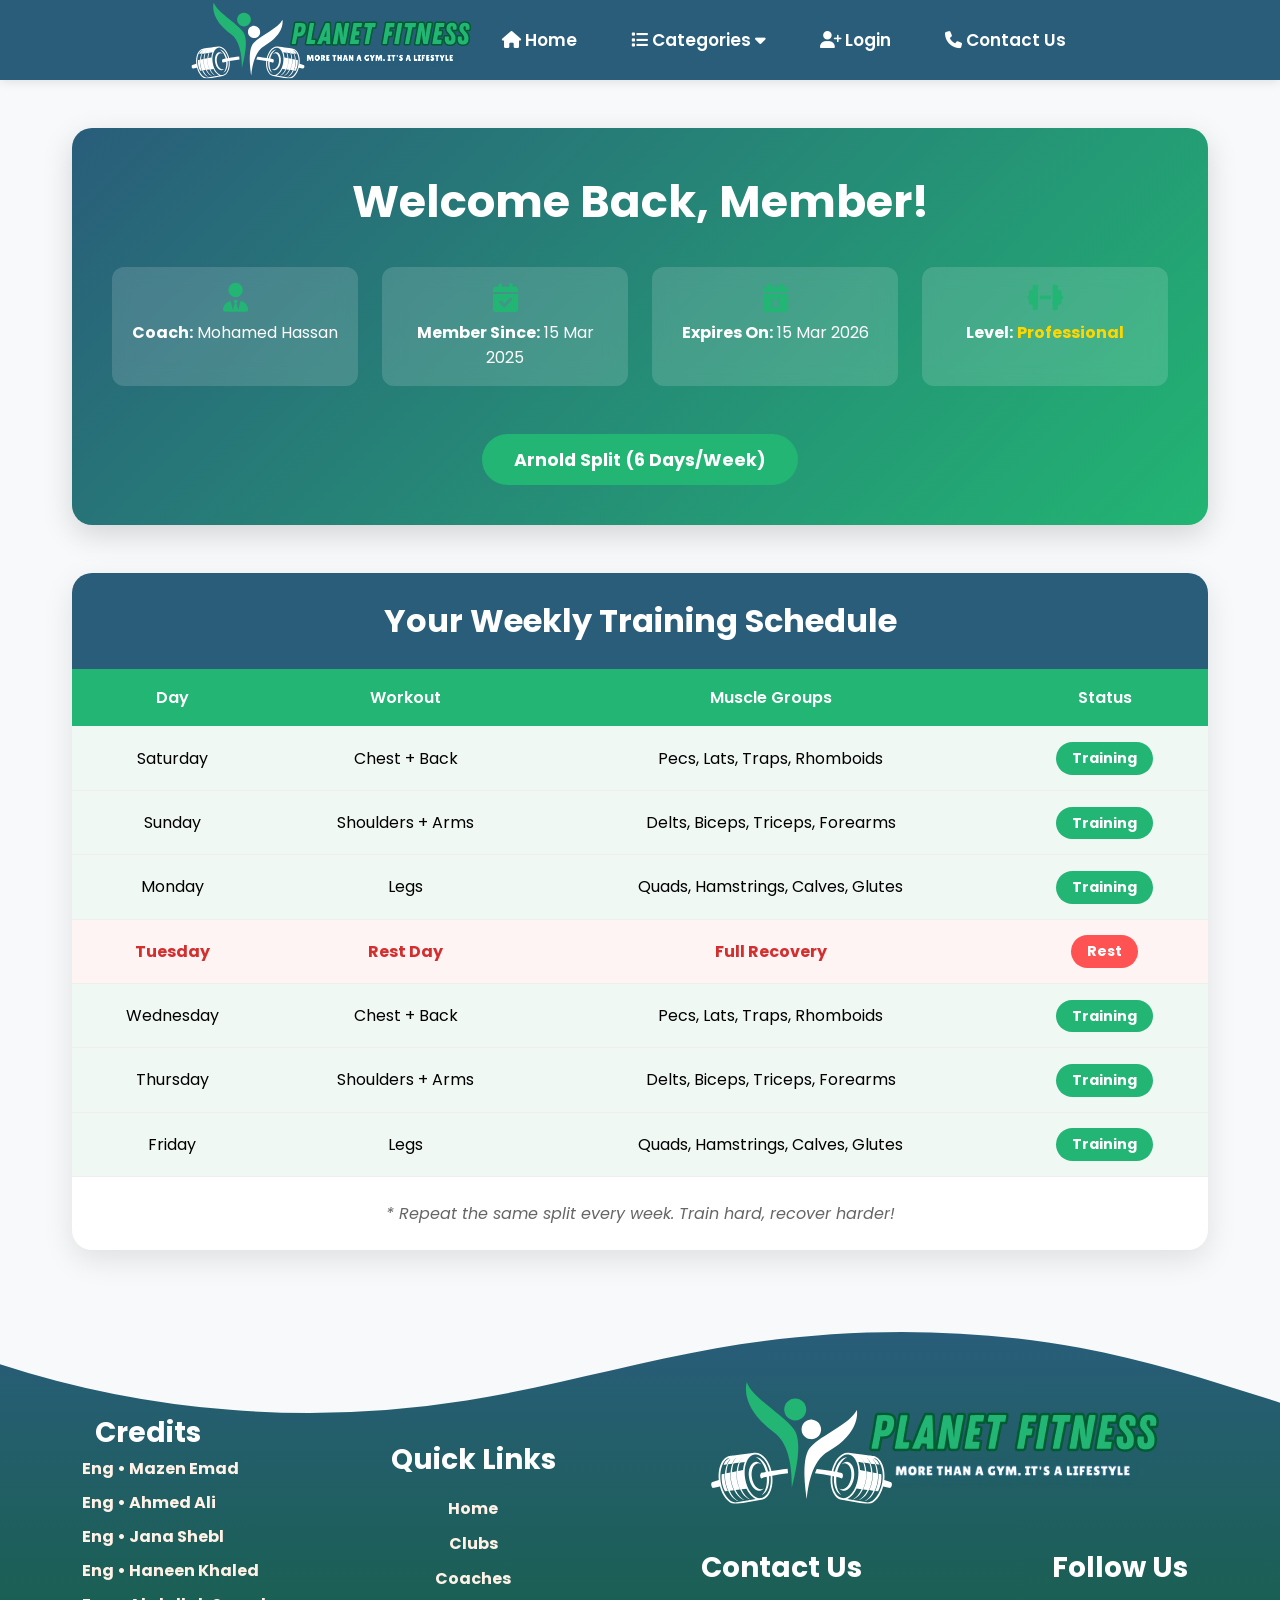
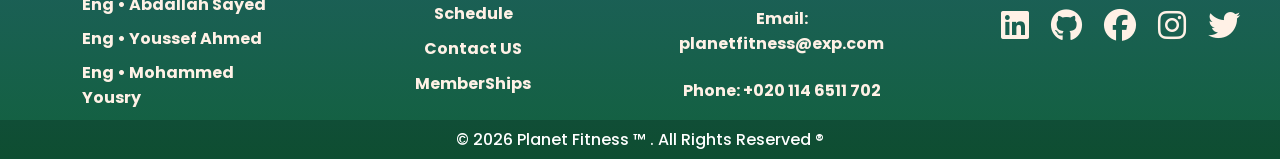
<file: Schedule/Schedule.html>
<!DOCTYPE html>
<html lang="en">
<head>
    <meta charset="UTF-8">
    <meta name="viewport" content="width=device-width, initial-scale=1.0" />
    <title>Planet Fitness | Schedule</title>
    <link rel="stylesheet" href="https://cdnjs.cloudflare.com/ajax/libs/font-awesome/6.7.2/css/all.min.css"/>
    <link rel="stylesheet" href="Schedule.css">
    <link rel="icon" href="Images/Planet_Fitness Icon.svg" type="image/x-icon" />
    <link href="https://fonts.googleapis.com/css2?family=Poppins:wght@300;400;500;600;700&display=swap" rel="stylesheet">
</head>
<body>

<!----------------------------Navigation Bar------------------------->
<header>
    <nav>
      <!---------------Planet Fitness Logo------------------->
      <img class="LOGO" src="Images/Planet_Fitness Logo.svg" alt="Planet Fitness Logo">
      <!--------Navigation Bar Links-------->
      <div class="Navlinks">    
        <a href="../index.html"><i class="fa-solid fa-house"></i> Home</a>
        <!-----------Dropdown Content-------->
          <div class="dropdown">
              <!-----------Categories btn-------->
              <button class="dropbtn"><i class="fa-solid fa-list fa-1x"></i> Categories <i class="fa fa-caret-down"></i></button>          
              <!-----------Dropdown Menu-------->
              <div class="dropdown-content">
                <a href="../clubs/clubs.html">Clubs</a>
                <a href="../coaches/coaches.html">Coaches</a>
                <a href="../Schedule/Schedule.html">Schedule</a>
                <a href="../Payment/Payment.html">Payment</a>
                <a href="../MemberShips/Memberships.html">MemberShips</a>
            </div>
        </div> 
        <a href="../Login_page/Login.html"><i class="fa-solid fa-user-plus fa-1x"></i> Login</a>
        <a href="../contact us/ContactUS.html"><i class="fa-solid fa-phone fa-1x"></i> Contact Us</a>
      </div>    
    </nav>
</header>

<!-- Main Content -->
<main class="schedule-container">
    <div class="welcome-card">
        <h1>Welcome Back, <span>Member</span>!</h1>
        <div class="info-grid">
            <div class="info-item">
                <i class="fa-solid fa-user-tie"></i>
                <p><strong>Coach:</strong> Mohamed Hassan</p>
            </div>
            <div class="info-item">
                <i class="fa-solid fa-calendar-check"></i>
                <p><strong>Member Since:</strong> 15 Mar 2025</p>
            </div>
            <div class="info-item">
                <i class="fa-solid fa-calendar-xmark"></i>
                <p><strong>Expires On:</strong> 15 Mar 2026</p>
            </div>
            <div class="info-item level">
                <i class="fa-solid fa-dumbbell"></i>
                <p><strong>Level:</strong> <span class="level-pro">Professional</span></p>
            </div>
        </div>
        <div class="program-badge">Arnold Split (6 Days/Week)</div>
    </div>

    <div class="schedule-table">
        <h2>Your Weekly Training Schedule</h2>
        <div class="table-wrapper">
            <table>
                <thead>
                    <tr>
                        <th>Day</th>
                        <th>Workout</th>
                        <th>Muscle Groups</th>
                        <th>Status</th>
                    </tr>
                </thead>
                <tbody>
                    <tr class="workout-day">
                        <td>Saturday</td>
                        <td>Chest + Back</td>
                        <td>Pecs, Lats, Traps, Rhomboids</td>
                        <td><span class="status active">Training</span></td>
                    </tr>
                    <tr class="workout-day">
                        <td>Sunday</td>
                        <td>Shoulders + Arms</td>
                        <td>Delts, Biceps, Triceps, Forearms</td>
                        <td><span class="status active">Training</span></td>
                    </tr>
                    <tr class="workout-day">
                        <td>Monday</td>
                        <td>Legs</td>
                        <td>Quads, Hamstrings, Calves, Glutes</td>
                        <td><span class="status active">Training</span></td>
                    </tr>
                    <tr class="rest-day">
                        <td>Tuesday</td>
                        <td>Rest Day</td>
                        <td>Full Recovery</td>
                        <td><span class="status rest">Rest</span></td>
                    </tr>
                    <tr class="workout-day">
                        <td>Wednesday</td>
                        <td>Chest + Back</td>
                        <td>Pecs, Lats, Traps, Rhomboids</td>
                        <td><span class="status active">Training</span></td>
                    </tr>
                    <tr class="workout-day">
                        <td>Thursday</td>
                        <td>Shoulders + Arms</td>
                        <td>Delts, Biceps, Triceps, Forearms</td>
                        <td><span class="status active">Training</span></td>
                    </tr>
                    <tr class="workout-day">
                        <td>Friday</td>
                        <td>Legs</td>
                        <td>Quads, Hamstrings, Calves, Glutes</td>
                        <td><span class="status active">Training</span></td>
                    </tr>
                </tbody>
            </table>
        </div>
        <p class="note">* Repeat the same split every week. Train hard, recover harder!</p>
    </div>
</main>

<!----------------------Footer--------------------------->
<footer>
    <!----------Footer Curved Background------------------->
    <div class="custom-shape-divider-top">
        <svg data-name="Layer 1" xmlns="http://www.w3.org/2000/svg" viewBox="0 0 1200 120" preserveAspectRatio="none">
          <path d="M321.39,56.44c58-10.79,114.16-30.13,172-41.86,82.39-16.72,168.19-17.73,250.45-.39C823.78,31,906.67,72,985.66,92.83c70.05,18.48,146.53,26.09,214.34,3V0H0V27.35A600.21,600.21,0,0,0,321.39,56.44Z" class="shape-fill"></path>
        </svg>
    </div>

    <!-----------Upper Footer Container----------->
    <div class="footercontainer">
        <!----------- 1st Part {Credit}-------->
        <div id="footercredit" class="footer-content">
            <h3>Credits</h3>
            <ul class="credit">
                <li><p>Eng • Mazen Emad</p></li>
                <li><p>Eng • Ahmed Ali</p></li>
                <li><p>Eng • Jana Shebl</p></li>
                <li><p>Eng • Haneen Khaled</p></li>
                <li><p>Eng • Abdallah Sayed</p></li>
                <li><p>Eng • Youssef Ahmed</p></li>
                <li><p>Eng • Mohammed Yousry</p></li>
            </ul>
        </div>
        <!----------- 2nd Part {Quick Links}-------->
        <div id="footerlinks" class="footer-content">
            <h3>Quick Links</h3>
            <ul class="quicklinks">
                <li><a href="../index.html">Home</a></li>
                <li><a href="../clubs/clubs.html">Clubs</a></li>
                <li><a href="../coaches/coaches.html">Coaches</a></li>
                <li><a href="../Schedule/Schedule.html">Schedule</a></li>
                <li><a href="../contact us/ContactUS.html">Contact US</a></li>
                <li><a href="../MemberShips/Memberships.html">MemberShips</a></li>
            </ul>
        </div>
        <!----------- 3nd Part {Contact Us}-------->
        <div id="footercontact" class="footer-content">
            <h3>Contact Us</h3>
            <p>Email: planetfitness@exp.com</p>
            <p>Phone: +020 114 6511 702</p>
        </div>
        <!----------- 4th Part {Social Media}-------->
        <div id="footerfollow" class="footer-content">
            <img id="footerlogo" src="Images/Planet_Fitness Logo.svg" alt="Logo">
            <h3>Follow Us</h3>
            <ul class="social-icons">
                <li class="Blue"><a href="https://www.linkedin.com/in/mazen-emad-abdelsattar-96118b342?utm_source=share&utm_campaign=share_via&utm_content=profile&utm_medium=android_app" target="_blank"><i class="fa-brands fa-linkedin fa-2x fa-fade"></i></a></li>
                <li class="github"><a  href="https://github.com/MazenEmadAbdelsattar" target="_blank"><i class="fa-brands fa-github fa-2x fa-fade"></i></a></li>
                <li class="Blue"><a href="https://www.facebook.com/profile.php?id=100052692786291" target="_blank"><i class="fa-brands fa-facebook fa-2x fa-fade"></i></a></li>
                <li class="instagram"><a href="https://www.instagram.com/iammazenemad" target="_blank"><i class="fa-brands fa-instagram fa-2x fa-fade" ></i></a></li>
                <li class="Blue"><a href="#" target="_blank"><i class="fa-brands fa-twitter fa-2x fa-fade" ></i></a></li>
            </ul>
        </div>
    </div>
    <!--------------Lower Footer Container----------->
    <div class="bottom-bar">
        <p>&copy; 2026 Planet Fitness &trade;     . All Rights Reserved   &reg; </p>
        <!-- <p>built by Eng • Mazen Emad</p> -->
    </div>
  </footer>

</body>
</html>
</file>
<file: Home_Page/home.css>
/*---------To Use External Fonts-----------*/
@import url("https://fonts.googleapis.com/css2?family=Poppins:wght@300;400;500;600;700&display=swap");

* {
  margin: 0;
  padding: 0;
  box-sizing: border-box;
  scroll-behavior: smooth;
  font-family: "Poppins", serif;
}

body {
  text-align: center;
  background-color: #f8f9fa;
  animation: fadeIn 0.5s ease-in;
}

@keyframes fadeIn {
  from {
    opacity: 0.5;
  }

  to {
    opacity: 1;
  }
}

/*--------------------------------Header Styling-----------------------------*/
header {
  position: sticky;
  top: 0;
  z-index: 999;
  background-color: #295d7a;
  box-shadow: 0 2px 10px rgba(0, 0, 0, 0.1);
}

/*--------Navigation Bar Styling----------*/
nav {
  display: flex;
  align-items: center;
  justify-content: center;
  padding: 0 2rem;
  max-width: 1200px;
  margin: 0 auto;
}

/*-------Our Logo Styling-------*/
.LOGO {
  height: 5rem;
  transform: translateY(0.07rem);
}

/*------All Links Styling------*/
.Navlinks {
  display: flex;
  align-items: center;
}

nav a {
  font-size: 17px;
  font-weight: 600;
  color: #ffffff;
  text-align: center;
  padding: 27px;
  text-decoration: none;
  transition: all 0.3s ease;
}

/*--------Categories btn & Dropdown Menu Styling-------*/
.dropbtn {
  font-weight: 550;
  cursor: pointer;
  transition: all 0.3s ease;
}

.dropdown {
  overflow: hidden;
}

.dropdown .dropbtn {
  font-size: 17px;
  border: none;
  outline: none;
  color: #ffffff;
  padding: 27px;
  background-color: transparent;
}

/*-------Navigation Links Hover Styling------*/
nav a:hover,
.dropdown:hover .dropbtn {
  background-color: rgba(34, 181, 115, 0.2);
  color: #ffffff;
}

/*-------Dropdown Menu Styling-----*/
.dropdown-content {
  display: none;
  position: absolute;
  background-color: #295d7a;
  z-index: 999;
  border-radius: 0 0 8px 8px;
  overflow: hidden;
  box-shadow: 0 5px 15px rgba(0, 0, 0, 0.1);
}

.dropdown-content a {
  color: #ffffff;
  text-decoration: none;
  display: block;
  text-align: left;
  width: 185px;
  padding: 20px 20px;
}

.dropdown-content a:hover {
  background-color: rgba(34, 181, 115, 0.3);
  color: #ffffff;
  padding-left: 23.9px;
}

.dropdown:hover .dropdown-content {
  display: block;
}

/*-------------Add Animation to dropdown-----------*/
@keyframes fadeIn {
  from {
    opacity: 0;
    transform: translateY(-10px);
  }

  to {
    opacity: 1;
    transform: translateY(0);
  }
}

.dropdown-content {
  animation: fadeIn 0.3s ease forwards;
}

/*-----------Hero Section Styling-----------*/
.hero-section {
  position: relative;
  height: 70vh;
  background: linear-gradient(
      45deg,
      rgba(41, 94, 122, 0.726),
      rgba(34, 181, 115, 0.623)
    ),
    url("../Home_Page/Images/2.jpg");
  background-size: cover;
  background-position: center;
  display: flex;
  flex-direction: column;
  justify-content: center;
  align-items: center;
  color: white;
  text-align: center;
  padding: 2rem;
}

.hero-content {
  max-width: 800px;
  z-index: 2;
}

.hero-content h1 {
  font-size: 3.5rem;
  margin-bottom: 1rem;
  text-shadow: 2px 2px 4px rgba(41, 93, 122, 0.8),
    0 0 20px rgba(34, 181, 115, 0.5), 0 0 40px rgba(41, 93, 122, 0.3);
}

.hero-content p {
  font-size: 1.2rem;
  margin-bottom: 2rem;
  line-height: 1.6;
  text-shadow: 1px 1px 3px rgba(41, 93, 122, 0.7),
    0 0 15px rgba(34, 181, 115, 0.4);
}

.hero-btn {
  display: inline-block;
  background-image: linear-gradient(-45deg,#1087c6, #0fc271); 
  color: white;
  padding: 12px 30px;
  border-radius: 30px;
  text-decoration: none;
  font-weight: 600;
  transition: all 0.3s ease;
  box-shadow: 0 4px 15px rgba(34, 181, 115, 0.3);
}

.hero-btn:hover {
  background-image: linear-gradient(45deg,#0e76ad, #0b9b5a); 
  transform: translateY(-3px);
  box-shadow: 0 6px 20px rgba(34, 181, 115, 0.4);
}

#Scroll {
  margin-top: 3rem;
  font-size: 4rem;
  color: #ffffff;
  cursor: pointer;
  text-shadow: 1px 1px 3px rgba(41, 93, 122, 0.7),
    0 0 15px rgba(34, 181, 115, 0.4);
}


/*-----------Main Content Styling-----------*/
.main-content {
  max-width: 1200px;
  margin: 0 auto;
  padding: 4rem 2rem;
}

.section-title {
  font-size: 2.5rem;
  color: #295d7a;
  margin-bottom: 2rem;
  position: relative;
}


.features {
  display: flex;
  flex-direction: row;
  gap: 2rem;
  margin-top: 3rem;
}

.feature-card {
  background: white;
  border-radius: 10px;
  padding: 2rem;
  box-shadow: 0 5px 15px rgba(0, 0, 0, 0.05);
  transition: transform 0.3s ease;
}

.feature-card:hover {
  transform: translateY(-10px);
}

.feature-card i {
  font-size: 3rem;
  color: #22b573;
  margin-bottom: 1rem;
}

.feature-card h3 {
  color: #295d7a;
  margin-bottom: 1rem;
}

.feature-card p {
  color: #666;
  line-height: 1.6;
}
/*-----------------Client Reviews Section---------------*/
#ClientsReviews {
    display: flex;
    justify-content: center;
    align-items: center;
    flex-direction: column;
    width: 100%;
    padding: 4rem 2rem;
    background-color: #f8f9fa;
}

/*---------------------Review Heading-------------------*/
.ClientsReviews-heading {
    letter-spacing: 1px;
    margin: 30px 0px;
    padding: 10px 20px;
    display: flex;
    flex-direction: column;
    justify-content: center;
    align-items: center;
}

.ClientsReviews-heading h1 {
    font-size: 2.5rem;
    font-weight: 600;
    color: #295d7a;
    padding: 10px 0;
}

.ClientsReviews-heading span {
    font-size: 1.1rem;
    color: #22b573;
    margin-bottom: 10px;
    letter-spacing: 2px;
    text-transform: uppercase;
    font-weight: 500;
}

/*-----------------------Review Boxes---------------------*/
.ClientsReviews-container {
    display: flex;
    justify-content: center;
    align-items: center;
    flex-wrap: wrap;
    width: 100%;
    max-width: 1300px;
    margin: 0 auto;
}

.ClientsReviews-box {
    width: 600px;
    background-color: #ffffff;
    padding: 25px;
    margin: 20px;
    cursor: pointer;
    transition: all 0.3s ease;
    border-radius: 10px;
    box-shadow: 0 5px 20px rgba(41, 93, 122, 0.08);
    border: 1px solid rgba(34, 181, 115, 0.1);
}

.ClientsReviews-box:hover {
    transform: translateY(-10px);
    box-shadow: 0 15px 30px rgba(41, 93, 122, 0.15);
    border-color: rgba(34, 181, 115, 0.3);
}

/*-------------------Top review----------------*/
.Review-top {
    display: flex;
    justify-content: space-between;
    align-items: center;
    margin-bottom: 20px;
    padding-bottom: 15px;
    border-bottom: 1px solid rgba(34, 181, 115, 0.2);
}

/*------------Image and Name container------*/
.profile {
    display: flex;
    align-items: center;
}

/*--------------Image Container-------------*/
.profile-img {
    width: 60px;
    height: 60px;
    border-radius: 50%;
    overflow: hidden;
    margin-right: 15px;
    border: 2px solid #22b573;
    padding: 2px;
}

.profile-img img {
    width: 100%;
    height: 100%;
    object-fit: cover;
    object-position: center;
    border-radius: 50%;
}

/*-----------------Name & Username---------------*/
.name-user {
    display: flex;
    flex-direction: column;
    align-items:start;

}

/*---Name---*/
.name-user strong {
    color: #295d7a;
    font-size: 1.2rem;
    font-weight: 600;
    letter-spacing: 0.5px;
}

/*---Username---*/
.name-user span {
    color: #22b573;
    font-size: 0.9rem;
    font-weight: 500;
}

/*---Stars Icons---*/
.Stars {
    color: #ffc107;
}

.Stars i {
    margin: 0 1px;
}

/*-----------------The Client Comment---------------*/
.client-comment p {
    font-size: 1rem;
    color: #555;
    line-height: 1.6;
    text-align: left;
    margin: 0;
}






/*------------------------Scroll Up Btn---------------------*/

#scrollToTopBtn {
  position: fixed;
  bottom: 20px;
  right: 20px;
  width: 50px;
  height: 50px;
  border-radius: 50%;
  background-image: linear-gradient(-45deg,#1087c6, #0fc271); 
  color: white;
  border: none;
  cursor: pointer;
  font-size: 24px;
  opacity: 0;
  visibility: hidden;
  transition: opacity 0.3s, visibility 0.3s;
  z-index: 999;
}
#scrollToTopBtn:hover {
  color: black;
  background-image: linear-gradient(45deg,#0a9eee, #09d378); 
}
#scrollToTopBtn.show {
  opacity: 1;
  visibility: visible;
}





/*------------------------Footer Styling---------------------*/
footer {
  overflow-x: hidden;
  margin-top: 5rem;
  background: linear-gradient(-180deg, #295d7a, #12613e);
  padding-top: 50px;
  width: 100%;
  position: relative;
}

/*------------------------Footer Curved BG Styling---------------------*/
.custom-shape-divider-top {
  position: absolute;
  top: 0;
  left: 0;
  width: 100%;
  overflow: hidden;
  line-height: 0;
}

.custom-shape-divider-top svg {
  position: relative;
  display: block;
  width: calc(136% + 1.3px);
  height: 150px;
}

.custom-shape-divider-top .shape-fill {
  fill: #f8f9fa;
}

/*----------------------Postion of content Styling----------------------*/
#footercredit {
  margin-top: 3rem;
  display: flex;
  flex-direction: column;
  justify-content: center;
}

#footerlinks {
  margin-top: 4rem;
  display: flex;
  flex-direction: column;
  justify-content: center;
}

#footercontact {
  margin-top: 10.45rem;
}

#footercontact p {
  text-align: center;
  width: auto;
  padding-bottom: 20px;
}

#footerlogo {
  height: 8rem;
  transform: translateX(-16rem);
  margin-bottom: 2rem;
  cursor: grab;
}

/*------------------------Upper Footer Styling-----------------*/
.footercontainer {
  margin: auto;
  display: flex;
  justify-content: center;
  gap: 3rem;
  height: 20rem;
}

.footer-content {
  width: 25%;
}

footer h3 {
  font-size: 28px;
  color: #ffffff;
  margin-bottom: 15px;
  text-align: center;
}

#footercredit h3 {
  margin-bottom: 0px;
}

.footer-content p {
  font-weight: bold;
  width: 215px;
  margin: auto;
  padding: 2px;
  color: rgb(255, 241, 230);
  text-decoration: none;
}

.footer-content a {
  font-weight: bold;
  width: 205px;
  margin: auto;
  padding: 2px;
  color: rgb(255, 241, 230);
  text-decoration: none;
}

.footer-content a:hover {
  color: #22b573;
}

.credit li {
  list-style-type: none;
  text-align: left;
  padding-left: 5rem;
  padding-bottom: 5px;
}

.quicklinks li {
  width: auto;
  text-align: center;
  list-style-type: none;
  padding-bottom: 10px;
}

.social-icons {
  justify-content: center;
  display: flex;
  gap: 0.5rem;
}

.social-icons li {
  display: inline-block;
  text-align: center;
  padding: 5px;
}

.github a:hover {
  color: #353535;
}

.instagram a:hover {
  color: #d62976;
}
.Blue a:hover{
  color: #0170ca;


}
/*---------------------Lower Footer Styling-----------------*/
.bottom-bar {
  background: rgba(0, 0, 0, 0.2);
  text-align: center;
  padding: 7px 0;
  margin-top: 20px;
  font-weight: 500;
}

.bottom-bar p {
  color: #ffffff;
  margin: 0;
  font-size: 16px;
}
</file>
<file: clubs/clubs.css>
/*---------To Use External Fonts-----------*/
@import url("https://fonts.googleapis.com/css2?family=Poppins:wght@300;400;500;600;700&display=swap");

* {
  margin: 0;
  padding: 0;
  box-sizing: border-box;
  scroll-behavior: smooth;
  font-family: "Poppins", serif;
}

body {
  text-align: center;
  background-color: #f8f9fa;
  animation: fadeIn 0.5s ease-in;
}

@keyframes fadeIn {
  from {
    opacity: 0.5;
  }

  to {
    opacity: 1;
  }
}

/*--------------------------------Header Styling-----------------------------*/
header {
  position: sticky;
  top: 0;
  z-index: 999;
  background-color: #295d7a;
  box-shadow: 0 2px 10px rgba(0, 0, 0, 0.1);
}

/*--------Navigation Bar Styling----------*/
nav {
  display: flex;
  align-items: center;
  justify-content: center;
  padding: 0 2rem;
  max-width: 1200px;
  margin: 0 auto;
}

/*-------Our Logo Styling-------*/
.LOGO {
  height: 5rem;
  cursor: grab;
  transform: translateY(0.07rem);
}

/*------All Links Styling------*/
.Navlinks {
  display: flex;
  align-items: center;
}

nav a {
  font-size: 17px;
  font-weight: 600;
  color: #ffffff;
  text-align: center;
  padding: 27px;
  text-decoration: none;
  transition: all 0.3s ease;
}

/*--------Categories btn & Dropdown Menu Styling-------*/
.dropbtn {
  font-weight: 550;
  cursor: pointer;
  transition: all 0.3s ease;
}

.dropdown {
  overflow: hidden;
}

.dropdown .dropbtn {
  font-size: 17px;
  border: none;
  outline: none;
  color: #ffffff;
  padding: 27px;
  background-color: transparent;
}

/*-------Navigation Links Hover Styling------*/
nav a:hover,
.dropdown:hover .dropbtn {
  background-color: rgba(34, 181, 115, 0.2);
  color: #ffffff;
}

/*-------Dropdown Menu Styling-----*/
.dropdown-content {
  display: none;
  position: absolute;
  background-color: #295d7a;
  z-index: 999;
  border-radius: 0 0 8px 8px;
  overflow: hidden;
  box-shadow: 0 5px 15px rgba(0, 0, 0, 0.1);
}

.dropdown-content a {
  color: #ffffff;
  text-decoration: none;
  display: block;
  text-align: left;
  width: 185px;
  padding: 20px 20px;
}

.dropdown-content a:hover {
  background-color: rgba(34, 181, 115, 0.3);
  color: #ffffff;
  padding-left: 23.9px;
}

.dropdown:hover .dropdown-content {
  display: block;
}

/*-------------Add Animation to dropdown-----------*/
@keyframes fadeIn {
  from {
    opacity: 0;
    transform: translateY(-10px);
  }

  to {
    opacity: 1;
    transform: translateY(0);
  }
}

.dropdown-content {
  animation: fadeIn 0.3s ease forwards;
}

/*--------------------Main Page Styling--------------------*/

.main-title {
  font-weight: bold;
  color: #295d7a;
  font-size: 3.5rem;
  margin: 4rem 0 0;
  text-transform: uppercase;
  letter-spacing: 2px;
}

.subtitle {
  color: #666;
  font-size: 1.2rem;
  margin-bottom: 3rem;
  max-width: 800px;
}

.clubContanier {
  display: flex;
  flex-direction: column;
  align-items: center;
  gap: 4rem;
  max-width: 1400px;
  margin: 0 auto;
}

.locations {
  display: flex;
  flex-direction: row;
  align-items: center;
  justify-content: center;
  gap: 3rem;
  width: 100%;
  padding: 2rem;
  background: white;
  border-radius: 15px;
  box-shadow: 0 10px 30px rgba(0, 0, 0, 0.08);
  transition: all 0.3s ease;
  overflow: hidden;
}

.locations:hover {
  transform: translateY(-5px);
  box-shadow: 0 15px 40px rgba(0, 0, 0, 0.233);
}

.location-map {
  border-radius: 15px;
  overflow: hidden;
  box-shadow: 0 5px 15px rgba(0, 0, 0, 0.1);
  transition: transform 0.3s ease;
}

.locations:hover .location-map {
  transform: scale(1.02);
}

.location-map iframe {
  transition: filter 0.3s ease;
  display: block;
}

.locations:hover .location-map iframe {
  filter: invert(100%);
}

.description {
  flex: 1;
  padding: 2rem;
  text-align: left;
}

.description h3 {
  color: #295d7a;
  font-size: 2.2rem;
  margin-bottom: 1rem;
}

.description p {
  color: #666;
  font-size: 1.1rem;
  margin-bottom: 1.5rem;
}

.branch-features {
  display: flex;
  flex-wrap: wrap;
  gap: 1rem;
  margin-top: 1.5rem;
}

.feature {
  background: linear-gradient(135deg, #295d7a, #22b573);
  color: white;
  padding: 0.5rem 1rem;
  border-radius: 25px;
  font-size: 1rem;
  font-weight: 500;
  box-shadow: 0 3px 10px rgba(41, 93, 122, 0.2);
  transition: transform 0.2s ease;
}

.feature:hover {
  transform: translateY(-2px);
  cursor: default;
}



/*------------------------Footer Styling---------------------*/
footer {
  overflow-x: hidden;
  margin-top: 5rem;
  background: linear-gradient(-180deg, #295d7a, #12613e);
  padding-top: 50px;
  width: 100%;
  position: relative;
}

/*------------------------Footer Curved BG Styling---------------------*/
.custom-shape-divider-top {
  position: absolute;
  top: 0;
  left: 0;
  width: 100%;
  overflow: hidden;
  line-height: 0;
}

.custom-shape-divider-top svg {
  position: relative;
  display: block;
  width: calc(136% + 1.3px);
  height: 150px;
}

.custom-shape-divider-top .shape-fill {
  fill: #f8f9fa;
}

/*----------------------Postion of content Styling----------------------*/
#footercredit {
  margin-top: 3rem;
  display: flex;
  flex-direction: column;
  justify-content: center;
}

#footerlinks {
  margin-top: 4rem;
  display: flex;
  flex-direction: column;
  justify-content: center;
}

#footercontact {
  margin-top: 10.45rem;
}

#footercontact p {
  text-align: center;
  width: auto;
  padding-bottom: 20px;
}

#footerlogo {
  height: 8rem;
  transform: translateX(-16rem);
  margin-bottom: 2rem;
  cursor: grab;
}

/*------------------------Upper Footer Styling-----------------*/
.footercontainer {
  margin: auto;
  display: flex;
  justify-content: center;
  gap: 3rem;
  height: 20rem;
}

.footer-content {
  width: 25%;
}

footer h3 {
  font-size: 28px;
  color: #ffffff;
  margin-bottom: 15px;
  text-align: center;
}

#footercredit h3 {
  margin-bottom: 0px;
}

.footer-content p {
  font-weight: bold;
  width: 215px;
  margin: auto;
  padding: 2px;
  color: rgb(255, 241, 230);
  text-decoration: none;
}

.footer-content a {
  font-weight: bold;
  width: 205px;
  margin: auto;
  padding: 2px;
  color: rgb(255, 241, 230);
  text-decoration: none;
}

.footer-content a:hover {
  color: #22b573;
}

.credit li {
  list-style-type: none;
  text-align: left;
  padding-left: 5rem;
  padding-bottom: 5px;
}

.quicklinks li {
  width: auto;
  text-align: center;
  list-style-type: none;
  padding-bottom: 10px;
}

.social-icons {
  justify-content: center;
  display: flex;
  gap: 0.5rem;
}

.social-icons li {
  display: inline-block;
  text-align: center;
  padding: 5px;
}

.github a:hover {
  color: #353535;
}

.instagram a:hover {
  color: #d62976;
}
.Blue a:hover {
  color: #0170ca;
}
/*---------------------Lower Footer Styling-----------------*/
.bottom-bar {
  background: rgba(0, 0, 0, 0.2);
  text-align: center;
  padding: 7px 0;
  margin-top: 20px;
  font-weight: 500;
}

.bottom-bar p {
  color: #ffffff;
  margin: 0;
  font-size: 16px;
}
</file>
<file: coaches/coaches.css>
* {
    margin: 0;
    padding: 0;
    box-sizing: border-box;
}

body {
    font-family: 'Segoe UI', Tahoma, Geneva, Verdana, sans-serif;
    line-height: 1.6;
    color: #2c3e50;
    background-color: #f8f9fa;
    animation: fadeIn 0.5s ease-in;
}

@keyframes fadeIn {
  from {
    opacity: 0.5;
  }

  to {
    opacity: 1;
  }
}

.container {
    max-width: 1200px;
    margin: 0 auto;
    padding: 0 20px;
}

/* header */
header {
  position: sticky;
  top: 0;
  z-index: 999;
  background-color: #295d7a;
  box-shadow: 0 2px 10px rgba(0, 0, 0, 0.1);
}

/* NavBar */
nav {
  display: flex;
  align-items: center;
  justify-content: center;
  padding: 0 2rem;
  max-width: 1200px;
  margin: 0 auto;
}

/* logo */
.LOGO {
  height: 5rem;
  transform: translateY(0.07rem);
}

/* linkat */
.Navlinks {
  display: flex;
  align-items: center;
}

nav a {
  font-size: 17px;
  font-weight: 600;
  color: #ffffff;
  text-align: center;
  padding: 27px;
  text-decoration: none;
  transition: all 0.3s ease;
}

/* button w .dropdown */
.dropbtn {
  font-weight: 550;
  cursor: pointer;
  transition: all 0.3s ease;
}

.dropdown {
  overflow: hidden;
}

.dropdown .dropbtn {
  font-size: 17px;
  border: none;
  outline: none;
  color: #ffffff;
  padding: 30px;
  background-color: transparent;
}

/* hover el links */
nav a:hover,
.dropdown:hover .dropbtn {
  background-color: rgba(34, 181, 115, 0.2);
  color: #ffffff;
}

/* dropdown */
.dropdown-content {
  display: none;
  position: absolute;
  background-color: #295d7a;
  z-index: 999;
  border-radius: 0 0 8px 8px;
  overflow: hidden;
  box-shadow: 0 5px 15px rgba(0, 0, 0, 0.1);
}

.dropdown-content a {
  color: #ffffff;
  text-decoration: none;
  display: block;
  text-align: left;
  width: 185px;
  padding: 20px 20px;
}

.dropdown-content a:hover {
  background-color: rgba(34, 181, 115, 0.3);
  color: #ffffff;
  padding-left: 23.9px;
}

.dropdown:hover .dropdown-content {
  display: block;
}

/*-Add Animation to dropdown*/
@keyframes fadeIn {
  from {
    opacity: 0;
    transform: translateY(-10px);
  }

  to {
    opacity: 1;
    transform: translateY(0);
  }
}

.dropdown-content {
  animation: fadeIn 0.3s ease forwards;
}

/* page */
main {
    padding: 48px 0;
}

.coaches-intro {
    text-align: center;
    margin-bottom: 48px;
}

.coaches-intro h2 {
    color: #1a4a63;
    font-size: 40px;
    margin-bottom: 16px;
    font-weight: 700;
}

.coaches-intro p {
    color: #5a6c7d;
    font-size: 1.2rem;
    max-width: 600px;
    margin: 0 auto;
}

/* Coaches cards */
.coaches-grid {
    display: grid;
    grid-template-columns: repeat(2, 1fr);
    gap: 30px;
    padding: 40px;
    max-width: 1200px;
    margin: auto;
}

.coach-card {
    background: white;
    border-radius: 10px;
    overflow: hidden;
    box-shadow: 0 5px 15px rgba(0,0,0,0.16);
    transition: all 0.4s ease;
    border: 1px solid #e0e6ed;
}

.coach-card:hover {
    transform: translateY(-10px);
    box-shadow: 0 15px 30px rgba(0,0,0,0.16);
}

.coach-image {
    position: relative;
    height: 280px;
    overflow: hidden;
}

.coach-image img {
    width: 100%;
    height: 100%;
    object-fit: cover;
    transition: all 0.3s ease;
}

.coach-card:hover .coach-image img {
    transform: scale(1.03);
}

.coach-overlay {
    position: absolute;
    top: 0;
    left: 0;
    right: 0;
    bottom: 0;
    background: linear-gradient(to bottom, transparent 60%, rgba(0,0,0,0.7));
    display: flex;
    align-items: flex-end;
    justify-content: center;
    padding: 15px;
    opacity: 0;
    transition: all 0.38s ease;
}

.coach-card:hover .coach-overlay {
    opacity: 1;
}

.social-links {
    display: flex;
    gap: 16px;
}

.social-links a {
    display: flex;
    align-items: center;
    justify-content: center;
    width: 40px;
    height: 40px;
    background: white;
    color: #295d7a;
    border-radius: 50%;
    text-decoration: none;
    transition: all 0.4s ease;
}

.social-links a:hover {
    background: #22b573;
    color: white;
    transform: translateY(-3px);
}

.coach-info {
    padding: 15px;
}

.coach-name {
    font-size: 24px;
    font-weight: 700;
    color: #1a4a63;
    margin-bottom: 8px;
}

.coach-title {
    color: #22b573;
    font-weight: 600;
    margin-bottom: 16px;
    font-size: 17px;
}

.coach-bio {
    color: #5a6c7d;
    margin-bottom: 24px;
    line-height: 1.6;
}

.coach-stats {
    display: flex;
    justify-content: space-between;
    padding-top: 9px;
    border-top: 1px solid #e0e6ed;
}

.stat {
    text-align: center;
    flex: 1;
}

.stat-number {
    display: block;
    font-size: 21px;
    font-weight: 700;
    color: #22b573;
}

.stat-label {
    font-size: 13px;
    color: #5a6c7d;
    text-transform: uppercase;
    letter-spacing: 0.5px;
}

/* Welcome Section */
.welcome {
    background: linear-gradient(135deg, #295d7a 0%, #1a4a63 100%);
    color: white;
    padding: 64px 0;
    text-align: center;
}

.welcome-content {
    max-width: 800px;
    margin: 0 auto;
    padding: 0 20px;
}

.welcome h1 {
    font-size: 48px;
    font-weight: bold;
    margin-bottom: 16px;
    color: white;
}

.welcome p {
    font-size: 17px;
    color: #ecf0f1;
    margin-bottom: 32px;
    line-height: 1.6;
}

.welcome-btn {
    display: inline-block;
    background: #22b573;
    color: white;
    padding: 16px 32px;
    border-radius: 5px;
    text-decoration: none;
    font-weight: 600;
    transition: all 0.5s ease;
}

.welcome-btn:hover {
    background: #1a9a5f;
    transform: translateY(-2px);
}

.contact-coach-btn {
    background: #295d7a;
    color: white;
    border: none;
    padding: 12px;
    border-radius: 5px;
    font-weight: 600;
    cursor: pointer;
    margin-top: 15px;
    width: 100%;
    transition: all 0.3s ease;
}

.contact-coach-btn:hover {
    background: #22b573;
    transform: translateY(-2px);
}


/* Footer Styling */
footer {
    overflow-x: hidden;
    margin-top: 5rem;
    background: linear-gradient(-180deg, #295d7a, #12613e);
    padding-top: 50px;
    width: 100%;
    position: relative;
}

/* Footer Curved BG Styling */
.custom-shape-divider-top {
    position: absolute;
    top: 0;
    left: 0;
    width: 100%;
    overflow: hidden;
    line-height: 0;
}

.custom-shape-divider-top svg {
    position: relative;
    display: block;
    width: calc(136% + 1.3px);
    height: 150px;
}

.custom-shape-divider-top .shape-fill {
    fill: #f8f9fa;
}

/* Postion of content Styling */
#footercredit {
    margin-top: 3rem;
    display: flex;
    flex-direction: column;
    justify-content: center;
}

#footerlinks {
    margin-top: 4rem;
    display: flex;
    flex-direction: column;
    justify-content: center;
}

#footercontact {
    margin-top: 10.45rem;
}

#footercontact p {
    text-align: center;
    width: auto;
    padding-bottom: 20px;
}

#footerlogo {
    height: 8rem;
    transform: translateX(-16rem);
    margin-bottom: 2rem;
    cursor: grab;
}

/* Upper Footer Styling */
.footercontainer {
    margin: auto;
    display: flex;
    justify-content: center;
    gap: 3rem;
    height: 20rem;
}

.footer-content {
    width: 25%;
}

footer h3 {
    font-size: 28px;
    color: #ffffff;
    margin-bottom: 15px;
    text-align: center;
}

#footercredit h3 {
    margin-bottom: 0px;
}

.footer-content p {
    font-weight: bold;
    width: 215px;
    margin: auto;
    padding: 2px;
    color: rgb(255, 241, 230);
    text-decoration: none;
}

.footer-content a {
    font-weight: bold;
    width: 205px;
    margin: auto;
    padding: 2px;
    color: rgb(255, 241, 230);
    text-decoration: none;
}

.footer-content a:hover {
    color: #22b573;
}

.credit li {
    list-style-type: none;
    text-align: left;
    padding-left: 5rem;
    padding-bottom: 5px;
}

.quicklinks li {
    width: auto;
    text-align: center;
    list-style-type: none;
    padding-bottom: 10px;
}

.social-icons {
    justify-content: center;
    display: flex;
    gap: 0.5rem;
}

.social-icons li {
    display: inline-block;
    text-align: center;
    padding: 5px;
}

.github a:hover {
    color: #353535;
}

.instagram a:hover {
    color: #d62976;
}

.Blue a:hover {
    color: #0170ca;
}

/* Lower Footer Styling */
.bottom-bar {
    background: rgba(0, 0, 0, 0.2);
    text-align: center;
    padding: 7px 0;
    margin-top: 20px;
    font-weight: 500;
}

.bottom-bar p {
    color: #ffffff;
    margin: 0;
    font-size: 16px;
}
</file>
<file: contact us/ContactUs.css>
/*---------To Use External Fonts-----------*/
@import url("https://fonts.googleapis.com/css2?family=Poppins:wght@300;400;500;600;700&display=swap");

* {
  margin: 0;
  padding: 0;
  box-sizing: border-box;
  scroll-behavior: smooth;
  font-family: "Poppins", serif;
}

body {
  text-align: center;
  background-color: #f8f9fa;
  animation: fadeIn 0.5s ease-in;
}

@keyframes fadeIn {
  from {
    opacity: 0.5;
  }

  to {
    opacity: 1;
  }
}

/*--------------------------------Header Styling-----------------------------*/
header {
  position: sticky;
  top: 0;
  z-index: 999;
  background-color: #295d7a;
  box-shadow: 0 2px 10px rgba(0, 0, 0, 0.1);
}

/*--------Navigation Bar Styling----------*/
nav {
  display: flex;
  align-items: center;
  justify-content: center;
  padding: 0 2rem;
  max-width: 1200px;
  margin: 0 auto;
}

/*-------Our Logo Styling-------*/
.LOGO {
  height: 5rem;
  transform: translateY(0.07rem);
}

/*------All Links Styling------*/
.Navlinks {
  display: flex;
  align-items: center;
}

nav a {
  font-size: 17px;
  font-weight: 600;
  color: #ffffff;
  text-align: center;
  padding: 27px;
  text-decoration: none;
  transition: all 0.3s ease;
}

/*--------Categories btn & Dropdown Menu Styling-------*/
.dropbtn {
  font-weight: 550;
  cursor: pointer;
  transition: all 0.3s ease;
}

.dropdown {
  overflow: hidden;
}

.dropdown .dropbtn {
  font-size: 17px;
  border: none;
  outline: none;
  color: #ffffff;
  padding: 27px;
  background-color: transparent;
}

/*-------Navigation Links Hover Styling------*/
nav a:hover,
.dropdown:hover .dropbtn {
  background-color: rgba(34, 181, 115, 0.2);
  color: #ffffff;
}

/*-------Dropdown Menu Styling-----*/
.dropdown-content {
  display: none;
  position: absolute;
  background-color: #295d7a;
  z-index: 999;
  border-radius: 0 0 8px 8px;
  overflow: hidden;
  box-shadow: 0 5px 15px rgba(0, 0, 0, 0.1);
}

.dropdown-content a {
  color: #ffffff;
  text-decoration: none;
  display: block;
  text-align: left;
  width: 185px;
  padding: 20px 20px;
}

.dropdown-content a:hover {
  background-color: rgba(34, 181, 115, 0.3);
  color: #ffffff;
  padding-left: 23.9px;
}

.dropdown:hover .dropdown-content {
  display: block;
}

/*-------------Add Animation to dropdown-----------*/
@keyframes fadeIn {
  from {
    opacity: 0;
    transform: translateY(-10px);
  }

  to {
    opacity: 1;
    transform: translateY(0);
  }
}

.dropdown-content {
  animation: fadeIn 0.3s ease forwards;
}

/*--------------------Main Page Styling--------------------*/













/* ====================== Contact Us Page - Clean & Responsive ====================== */
@import url('https://fonts.googleapis.com/css2?family=DM+Sans:wght@400;500;700&family=Poppins:wght@400;500;600;700&display=swap');

* {
  margin: 0;
  padding: 0;
  box-sizing: border-box;
}

body {
  font-family: 'DM Sans', sans-serif;
  background: #f8f9fa;
  line-height: 1.6;
}

/* Main Container */
.contact_us_page {
  max-width: 1400px;
  margin: 40px auto;
  padding: 0 20px;
}

/* Breadcrumb */
.breadcrumb-section {
  text-align: left;
  margin-bottom: 20px;
}

.breadcrumb {
  font-size: 16px;
  color: #666;
}

.breadcrumb a {
  color: #405ff2;
  text-decoration: none;
}

.breadcrumb span {
  color: #333;
  font-weight: 500;
}

.page-title {
  font-size: 42px;
  font-weight: 700;
  color: #222;
  margin-top: 10px;
}

/* Map */
.map-container {
  height: 500px;
  border-radius: 16px;
  overflow: hidden;
  box-shadow: 0 10px 30px rgba(0, 0, 0, 0.1);
  margin: 40px 0;
}

.map-container iframe {
  width: 100%;
  height: 100%;
  border: 0;
}

/* Contact Section - Form + Info */
.contact-section {
  display: flex;
  flex-wrap: wrap;
  gap: 50px;
  max-width: 1200px;
  margin: 60px auto;
}

.get_in_touch,
.contact-card {
  flex: 1;
  min-width: 300px;
}

.get_in_touch h2 {
  font-size: 32px;
  margin-bottom: 15px;
  color: #222;
}

.get_in_touch p {
  color: #555;
  margin-bottom: 30px;
}

/* Form Styling */
form {
  display: flex;
  flex-direction: column;
  gap: 18px;
}

.name-row {
  display: flex;
  gap: 20px;
}

.name-row input {
  flex: 1;
}

input,
textarea {
  width: 100%;
  padding: 14px 18px;
  border: 1px solid #e1e1e1;
  border-radius: 12px;
  font-size: 16px;
  outline: none;
  transition: all 0.3s;
  box-shadow: 0 4px 10px rgba(0, 0, 0, 0.05);
}

input:focus,
textarea:focus {
  border-color: #405ff2;
  box-shadow: 0 0 0 4px rgba(64, 95, 242, 0.15);
}

textarea {
  resize: vertical;
  min-height: 140px;
}

.send_message {
  align-self: flex-start;
  padding: 14px 40px;
  background: #405ff2;
  color: white;
  border: none;
  border-radius: 12px;
  font-size: 16px;
  font-weight: 600;
  cursor: pointer;
  transition: all 0.3s;
}

.send_message:hover {
  background: #2a4ce0;
  transform: translateY(-2px);
}

/* Contact Card */
.contact-card {
  background: white;
  padding: 40px;
  border-radius: 16px;
  box-shadow: 0 10px 30px rgba(0, 0, 0, 0.08);
}

.contact-card h3 {
  font-size: 26px;
  margin-bottom: 15px;
}

.contact-card>p {
  color: #555;
  margin-bottom: 30px;
}

連絡-item {
  margin-bottom: 25px;
}

.contact-title {
  display: flex;
  align-items: center;
  font-weight: 600;
  color: #222;
  margin-bottom: 8px;
}

.contact-title i {
  margin-right: 12px;
  color: #405ff2;
  width: 20px;
}

.social-icons a {
  color: #666;
  font-size: 22px;
  margin-right: 15px;
  transition: color 0.3s;
}

.social-icons a:hover {
  color: #405ff2;
}

/* Our Offices */
.our-offices {
  text-align: center;
  margin: 80px auto;
  max-width: 1200px;
}

.our-offices h2 {
  font-size: 36px;
  margin-bottom: 50px;
  color: #222;
}

.offices-container {
  display: flex;
  flex-wrap: wrap;
  gap: 30px;
  justify-content: center;
}

.office {
  background: white;
  padding: 30px;
  border-radius: 16px;
  width: 320px;
  box-shadow: 0 8px 25px rgba(0, 0, 0, 0.08);
  text-align: left;
}

.office h3 {
  margin-bottom: 15px;
  color: #222;
}

.office p {
  margin: 10px 0;
  color: #555;
}

.office a {
  color: #405ff2;
  text-decoration: none;
}

.office a:hover {
  text-decoration: underline;
}

input, textarea {
  transition: 0.3s;
}

input:focus, textarea:focus {
  border-color: #007bff;
  box-shadow: 0 0 10px rgba(0,123,255,0.3);
}

.send_message {
  background: #007bff;
  color: white;
  padding: 12px 25px;
  border: none;
  transition: 0.3s;
}

.send_message:hover {
  background: #0056b3;
  transform: translateY(-3px);
  box-shadow: 0 5px 15px rgba(0,0,0,0.3);
}

.success {
  opacity: 0;
  color: green;
  transition: 0.5s;
}

.success.show {
  opacity: 1;
}

/* Slide from left */
.slide-left {
  opacity: 0;
  transform: translateX(-60px);
  animation: slideLeft 0.8s ease forwards;
}

/* Slide from right */
.slide-right {
  opacity: 0;
  transform: translateX(60px);
  animation: slideRight 0.8s ease forwards;
}

/* Slide from bottom */
.slide-up {
  opacity: 0;
  transform: translateY(60px);
  animation: slideUp 0.8s ease forwards;
}

/* Animations */
@keyframes slideLeft {
  to {
    opacity: 1;
    transform: translateX(0);
  }
}

@keyframes slideRight {
  to {
    opacity: 1;
    transform: translateX(0);
  }
}

@keyframes slideUp {
  to {
    opacity: 1;
    transform: translateY(0);
  }
}

/* delay for smooth sequence */
.delay-1 { animation-delay: 0.2s; }
.delay-2 { animation-delay: 0.4s; }
.delay-3 { animation-delay: 0.6s; }



/* Responsive */
@media (max-width: 768px) {
  .contact-section {
    flex-direction: column;
  }

  .name-row {
    flex-direction: column;
  }

  .page-title {
    font-size: 32px;
  }

  .map-container {
    height: 350px;
  }
}















/*------------------------Footer Styling---------------------*/
footer {
  overflow-x: hidden;
  margin-top: 5rem;
  background: linear-gradient(-180deg, #295d7a, #12613e);
  padding-top: 50px;
  width: 100%;
  position: relative;
}

/*------------------------Footer Curved BG Styling---------------------*/
.custom-shape-divider-top {
  position: absolute;
  top: 0;
  left: 0;
  width: 100%;
  overflow: hidden;
  line-height: 0;
}

.custom-shape-divider-top svg {
  position: relative;
  display: block;
  width: calc(136% + 1.3px);
  height: 150px;
}

.custom-shape-divider-top .shape-fill {
  fill: #f8f9fa;
}

/*----------------------Postion of content Styling----------------------*/
#footercredit {
  margin-top: 3rem;
  display: flex;
  flex-direction: column;
  justify-content: center;
}

#footerlinks {
  margin-top: 4rem;
  display: flex;
  flex-direction: column;
  justify-content: center;
}

#footercontact {
  margin-top: 10.45rem;
}

#footercontact p {
  text-align: center;
  width: auto;
  padding-bottom: 20px;
}

#footerlogo {
  height: 8rem;
  transform: translateX(-16rem);
  margin-bottom: 2rem;
  cursor: grab;
}

/*------------------------Upper Footer Styling-----------------*/
.footercontainer {
  margin: auto;
  display: flex;
  justify-content: center;
  gap: 3rem;
  height: 20rem;
}

.footer-content {
  width: 25%;
}

footer h3 {
  font-size: 28px;
  color: #ffffff;
  margin-bottom: 15px;
  text-align: center;
}

#footercredit h3 {
  margin-bottom: 0px;
}

.footer-content p {
  font-weight: bold;
  width: 215px;
  margin: auto;
  padding: 2px;
  color: rgb(255, 241, 230);
  text-decoration: none;
}

.footer-content a {
  font-weight: bold;
  width: 205px;
  margin: auto;
  padding: 2px;
  color: rgb(255, 241, 230);
  text-decoration: none;
}

.footer-content a:hover {
  color: #22b573;
}

.credit li {
  list-style-type: none;
  text-align: left;
  padding-left: 5rem;
  padding-bottom: 5px;
}

.quicklinks li {
  width: auto;
  text-align: center;
  list-style-type: none;
  padding-bottom: 10px;
}

.social-icons {
  justify-content: center;
  display: flex;
  gap: 0.5rem;
}

.social-icons li {
  display: inline-block;
  text-align: center;
  padding: 5px;
}

.github a:hover {
  color: #353535;
}

.instagram a:hover {
  color: #d62976;
}

.Blue a:hover {
  color: #0170ca;


}

/*---------------------Lower Footer Styling-----------------*/
.bottom-bar {
  background: rgba(0, 0, 0, 0.2);
  text-align: center;
  padding: 7px 0;
  margin-top: 20px;
  font-weight: 500;
}

.bottom-bar p {
  color: #ffffff;
  margin: 0;
  font-size: 16px;
}
</file>
<file: MemberShips/Memberships.css>
/*---------To Use External Fonts-----------*/
@import url("https://fonts.googleapis.com/css2?family=Poppins:wght@300;400;500;600;700&display=swap");

* {
  margin: 0;
  padding: 0;
  box-sizing: border-box;
  scroll-behavior: smooth;
  font-family: "Poppins", serif;
}

body {
  text-align: center;
  background-color: #f8f9fa;
  animation: fadeIn 0.5s ease-in;
}

@keyframes fadeIn {
  from {
    opacity: 0.5;
  }

  to {
    opacity: 1;
  }
}

/*--------------------------------Header Styling-----------------------------*/
header {
  position: sticky;
  top: 0;
  z-index: 999;
  background-color: #295d7a;
  box-shadow: 0 2px 10px rgba(0, 0, 0, 0.1);
}

/*--------Navigation Bar Styling----------*/
nav {
  display: flex;
  align-items: center;
  justify-content: center;
  padding: 0 2rem;
  max-width: 1200px;
  margin: 0 auto;
}

/*-------Our Logo Styling-------*/
.LOGO {
  height: 5rem;
  transform: translateY(0.07rem);
}

/*------All Links Styling------*/
.Navlinks {
  display: flex;
  align-items: center;
}

nav a {
  font-size: 17px;
  font-weight: 600;
  color: #ffffff;
  text-align: center;
  padding: 27px;
  text-decoration: none;
  transition: all 0.3s ease;
}

/*--------Categories btn & Dropdown Menu Styling-------*/
.dropbtn {
  font-weight: 550;
  cursor: pointer;
  transition: all 0.3s ease;
}

.dropdown {
  overflow: hidden;
}

.dropdown .dropbtn {
  font-size: 17px;
  border: none;
  outline: none;
  color: #ffffff;
  padding: 27px;
  background-color: transparent;
}

/*-------Navigation Links Hover Styling------*/
nav a:hover,
.dropdown:hover .dropbtn {
  background-color: rgba(34, 181, 115, 0.2);
  color: #ffffff;
}

/*-------Dropdown Menu Styling-----*/
.dropdown-content {
  display: none;
  position: absolute;
  background-color: #295d7a;
  z-index: 999;
  border-radius: 0 0 8px 8px;
  overflow: hidden;
  box-shadow: 0 5px 15px rgba(0, 0, 0, 0.1);
}

.dropdown-content a {
  color: #ffffff;
  text-decoration: none;
  display: block;
  text-align: left;
  width: 185px;
  padding: 20px 20px;
}

.dropdown-content a:hover {
  background-color: rgba(34, 181, 115, 0.3);
  color: #ffffff;
  padding-left: 23.9px;
}

.dropdown:hover .dropdown-content {
  display: block;
}

/*-------------Add Animation to dropdown-----------*/
@keyframes fadeIn {
  from {
    opacity: 0;
    transform: translateY(-10px);
  }

  to {
    opacity: 1;
    transform: translateY(0);
  }
}

.dropdown-content {
  animation: fadeIn 0.3s ease forwards;
}

/*--------------------Main Page Styling--------------------*/

/* Main Section Title */
.main-title {
    font-size: 40px;
    font-weight: 800;
    text-align: center;
    color: #295d7a;
    margin-bottom: 10px;
    margin-top: 25px;
    letter-spacing: 1px;    
}

/* Line under the title */
.title-line {
    width: 80px;
    height: 4px;
    background-color: #22b573;
    margin: 0 auto 20px auto;
    border-radius: 2px;
}

/* Description */
.main-desc {
    font-size: 16px;
    font-weight: 500;
    color: #2c3e50;
    text-align: center;
    max-width: 650px;
    margin: 0 auto 50px auto;
    line-height: 1.6;
}

/* Container for all memberships */
.memberships {
    display: flex;  
    justify-content: center;
    gap: 60px;
    flex-wrap: wrap;
    padding: 20px;    
} 
  
/* Membership Cards */
.membership-card {
    background-color: rgb(255, 255, 255);
    border-radius: 16px;  
    padding: 20px;
    width: 420px;
    box-shadow: 0 8px 16px rgba(0,0,0,0.1);
    flex-direction: column; 
    transition: transform 0.3s, box-shadow 0.2s;
}

.membership-card:hover {
    transform: translateY(-4px);
    box-shadow: 0 12px 24px rgba(0,0,0,0.15);
}

/* Card Titles */
.membership-title {
    font-size: 24px;
    font-weight: 700;
    color: #295d7a;
    text-align: center;
    margin-bottom: 15px;
}

/* Description */
.membership-desc {
    font-size: 14px;
    color: #2c3e50;
    text-align: center;
    margin-bottom: 15px;
}

/* Features List */
.membership-features {
    list-style: none;
    padding: 0;
    margin-bottom: 15px;
}

.membership-features li {
    margin-bottom: 8px;
    padding: 6px 10px;
    border-radius: 8px;
    background-color: #22b57333;
    display: flex;
    align-items: center;  /* optional, keeps checkmark centered */
}



/* Duration Links */
.membership-duration {
    display: flex;
    flex-direction: column;
    gap: 8px;   
} 

.membership-duration a {
    display: block;
    text-align: center;
    width: 100%;
    padding: 12px 0;
    background-color: #295d7a;
    color: #fff;
    border-radius: 32px;
    font-weight: 600;   
    text-decoration: none;
    transition: transform 0.2s, background-color 0.2s;

}

.membership-duration a:hover {
    background-color: #22b5736f;    
    transform: translateY(-2px);
}
.cta-banner {
    background: linear-gradient(135deg, #295d7a, #22b573);
    padding: 45px 20px;
    margin: 60px auto;
    border-radius: 18px;
    width: 85%;
    box-shadow: 0 10px 25px rgba(0,0,0,0.15);
    color: #ffffff;
}

.cta-banner h2 {
    font-size: 32px;
    margin-bottom: 20px;
    letter-spacing: 1px;
}

.cta-btn {
    display: inline-block;
    padding: 14px 40px;
    background-color: #ffffff;
    color: #295d7a;
    font-weight: 700;
    text-decoration: none;
    border-radius: 40px;
    transition: 0.3s ease;
}

.cta-btn:hover {
    background-color: #22b5736f;
    color: #ffffff;
    transform: translateY(-3px);
}





/*------------------------Footer Styling---------------------*/
footer {
  overflow-x: hidden;
  margin-top: 5rem;
  background: linear-gradient(-180deg, #295d7a, #12613e);
  padding-top: 50px;
  width: 100%;
  position: relative;
}

/*------------------------Footer Curved BG Styling---------------------*/
.custom-shape-divider-top {
  position: absolute;
  top: 0;
  left: 0;
  width: 100%;
  overflow: hidden;
  line-height: 0;
}

.custom-shape-divider-top svg {
  position: relative;
  display: block;
  width: calc(136% + 1.3px);
  height: 150px;
}

.custom-shape-divider-top .shape-fill {
  fill: #f8f9fa;
}

/*----------------------Postion of content Styling----------------------*/
#footercredit {
  margin-top: 3rem;
  display: flex;
  flex-direction: column;
  justify-content: center;
}

#footerlinks {
  margin-top: 4rem;
  display: flex;
  flex-direction: column;
  justify-content: center;
}

#footercontact {
  margin-top: 10.45rem;
}

#footercontact p {
  text-align: center;
  width: auto;
  padding-bottom: 20px;
}

#footerlogo {
  height: 8rem;
  transform: translateX(-16rem);
  margin-bottom: 2rem;
  cursor: grab;
}

/*------------------------Upper Footer Styling-----------------*/
.footercontainer {
  margin: auto;
  display: flex;
  justify-content: center;
  gap: 3rem;
  height: 20rem;
}

.footer-content {
  width: 25%;
}

footer h3 {
  font-size: 28px;
  color: #ffffff;
  margin-bottom: 15px;
  text-align: center;
}

#footercredit h3 {
  margin-bottom: 0px;
}

.footer-content p {
  font-weight: bold;
  width: 215px;
  margin: auto;
  padding: 2px;
  color: rgb(255, 241, 230);
  text-decoration: none;
}

.footer-content a {
  font-weight: bold;
  width: 205px;
  margin: auto;
  padding: 2px;
  color: rgb(255, 241, 230);
  text-decoration: none;
}

.footer-content a:hover {
  color: #22b573;
}

.credit li {
  list-style-type: none;
  text-align: left;
  padding-left: 5rem;
  padding-bottom: 5px;
}

.quicklinks li {
  width: auto;
  text-align: center;
  list-style-type: none;
  padding-bottom: 10px;
}

.social-icons {
  justify-content: center;
  display: flex;
  gap: 0.5rem;
}

.social-icons li {
  display: inline-block;
  text-align: center;
  padding: 5px;
}

.github a:hover {
  color: #353535;
}

.instagram a:hover {
  color: #d62976;
}
.Blue a:hover{
  color: #0170ca;


}
/*---------------------Lower Footer Styling-----------------*/
.bottom-bar {
  background: rgba(0, 0, 0, 0.2);
  text-align: center;
  padding: 7px 0;
  margin-top: 20px;
  font-weight: 500;
}

.bottom-bar p {
  color: #ffffff;
  margin: 0;
  font-size: 16px;
}
</file>
<file: Payment/payment.css>
/*---------To Use External Fonts-----------*/
@import url("https://fonts.googleapis.com/css2?family=Poppins:wght@300;400;500;600;700&display=swap");

* {
  margin: 0;
  padding: 0;
  box-sizing: border-box;
  scroll-behavior: smooth;
  font-family: "Poppins", serif;
}

body {
  text-align: center;
  background-color: #f8f9fa;
  animation: fadeIn 0.5s ease-in;
}

@keyframes fadeIn {
  from {
    opacity: 0.5;
  }

  to {
    opacity: 1;
  }
}

/*--------------------------------Header Styling-----------------------------*/
header {
  position: sticky;
  top: 0;
  z-index: 999;
  background-color: #295d7a;
  box-shadow: 0 2px 10px rgba(0, 0, 0, 0.1);
}

/*--------Navigation Bar Styling----------*/
nav {
  display: flex;
  align-items: center;
  justify-content: center;
  padding: 0 2rem;
  max-width: 1200px;
  margin: 0 auto;
}

/*-------Our Logo Styling-------*/
.LOGO {
  height: 5rem;
  transform: translateY(0.07rem);
}

/*------All Links Styling------*/
.Navlinks {
  display: flex;
  align-items: center;
}

nav a {
  font-size: 17px;
  font-weight: 600;
  color: #ffffff;
  text-align: center;
  padding: 27px;
  text-decoration: none;
  transition: all 0.3s ease;
}

/*--------Categories btn & Dropdown Menu Styling-------*/
.dropbtn {
  font-weight: 550;
  cursor: pointer;
  transition: all 0.3s ease;
}

.dropdown {
  overflow: hidden;
}

.dropdown .dropbtn {
  font-size: 17px;
  border: none;
  outline: none;
  color: #ffffff;
  padding: 27px;
  background-color: transparent;
}

/*-------Navigation Links Hover Styling------*/
nav a:hover,
.dropdown:hover .dropbtn {
  background-color: rgba(34, 181, 115, 0.2);
  color: #ffffff;
}

/*-------Dropdown Menu Styling-----*/
.dropdown-content {
  display: none;
  position: absolute;
  background-color: #295d7a;
  z-index: 999;
  border-radius: 0 0 8px 8px;
  overflow: hidden;
  box-shadow: 0 5px 15px rgba(0, 0, 0, 0.1);
}

.dropdown-content a {
  color: #ffffff;
  text-decoration: none;
  display: block;
  text-align: left;
  width: 185px;
  padding: 20px 20px;
}

.dropdown-content a:hover {
  background-color: rgba(34, 181, 115, 0.3);
  color: #ffffff;
  padding-left: 23.9px;
}

.dropdown:hover .dropdown-content {
  display: block;
}

/*-------------Add Animation to dropdown-----------*/
@keyframes fadeIn {
  from {
    opacity: 0;
    transform: translateY(-10px);
  }

  to {
    opacity: 1;
    transform: translateY(0);
  }
}

.dropdown-content {
  animation: fadeIn 0.3s ease forwards;
}

/*--------------------Main Page Styling--------------------*/













:root {
  --blue: #295d7a;
  --blue-soft: #3b7394;
  --green: #22b573;
  --green-soft: #6fd3a6;
  --bg: #f8f9fa;
  --white: #ffffff;
  --border: rgba(0,0,0,0.12);
  --text: #1f2933;
  --muted: #6b7280;
}

* {
  margin: 0;
  padding: 0;
  box-sizing: border-box;
  font-family: "Poppins", sans-serif;
}

body {
  background: linear-gradient(180deg, #f8f9fa, #eef2f5);
  color: var(--text);
}

.container {
  max-width: 950px;
  margin: 70px auto;
  background: linear-gradient(180deg, #ffffff, #fdfefe);
  border-radius: 22px;
  padding: 50px;
  box-shadow:
    0 25px 45px rgba(41,93,122,0.15),
    inset 0 1px 0 rgba(255,255,255,0.8);
}

.header {
  text-align: center;
  margin-bottom: 50px;
}

.header h1 {
  font-size: 2.4rem;
  background: linear-gradient(90deg, var(--blue), var(--green));
  -webkit-background-clip: text;
  -webkit-text-fill-color: transparent;
}

.header p {
  color: var(--muted);
  font-size: 0.95rem;
}

.step {
  margin-bottom: 50px;
}

.step h2 {
  font-size: 1.45rem;
  margin-bottom: 20px;
  color: var(--blue);
}

.coach-grid,
.schedule-grid {
  display: grid;
  grid-template-columns: repeat(auto-fit, minmax(220px, 1fr));
  gap: 20px;
}

.coach-card,
.slot-card {
  background: linear-gradient(180deg, #ffffff, #f4f7f9);
  border-radius: 18px;
  padding: 24px;
  text-align: center;
  cursor: pointer;
  border: 2px solid transparent;
  transition: 0.35s ease;
  box-shadow: 0 12px 30px rgba(41,93,122,0.12);
}

.coach-card:hover,
.slot-card:hover {
  transform: translateY(-6px);
  box-shadow: 0 18px 40px rgba(41,93,122,0.2);
}

.coach-card.selected,
.slot-card.selected {
  border-color: var(--green);
  background: linear-gradient(180deg, #ffffff, #eaf7f1);
}

label {
  display: block;
  font-weight: 600;
  margin-bottom: 8px;
  color: var(--blue);
}

input,
select {
  width: 100%;
  padding: 15px 18px;
  border-radius: 14px;
  border: 1.8px solid var(--border);
  font-size: 0.95rem;
  margin-bottom: 20px;
  background: linear-gradient(180deg, #ffffff, #f6f9fb);
  color: var(--text);
  transition: 0.3s;
}

input:focus,
select:focus {
  outline: none;
  border-color: var(--green);
  box-shadow: 0 0 0 4px rgba(34,181,115,0.2);
}

.payment-methods {
  display: flex;
  gap: 20px;
  margin-top: 10px;
}

.pay-option {
  flex: 1;
  border-radius: 16px;
  padding: 18px;
  background: linear-gradient(180deg, #ffffff, #f4f7f9);
  border: 2px solid var(--border);
  cursor: pointer;
  transition: 0.3s;
}

.pay-option:hover {
  border-color: var(--green);
  background: linear-gradient(180deg, #ffffff, #eefaf4);
}

.card-container {
  perspective: 1100px;
  margin: 40px auto;
}

.card {
  width: 360px;
  height: 220px;
  position: relative;
  transform-style: preserve-3d;
  transition: 0.9s cubic-bezier(.4,0,.2,1);
}

.card.flipped {
  transform: rotateY(180deg);
}

.card-front,
.card-back {
  position: absolute;
  width: 100%;
  height: 100%;
  border-radius: 20px;
  padding: 24px;
  backface-visibility: hidden;
  color: #fff;
  box-shadow: 0 25px 45px rgba(0,0,0,0.25);
}

.card-front {
  background: linear-gradient(135deg, var(--blue), var(--green));
}

.card-logo {
  position: absolute;
  top: 18px;
  right: 22px;
  font-weight: 700;
  letter-spacing: 1px;
}

.card-number {
  margin-top: 70px;
  font-size: 1.25rem;
  letter-spacing: 3px;
}

.card-holder {
  margin-top: 26px;
  font-size: 0.9rem;
}

.card-expiry {
  position: absolute;
  bottom: 20px;
  right: 22px;
  font-size: 0.85rem;
}

.card-back {
  background: linear-gradient(135deg, #1f3b4d, #295d7a);
  transform: rotateY(180deg);
}

.magnetic-stripe {
  height: 46px;
  background: #000;
  margin: 20px 0;
}

.cvv-display {
  background: #fff;
  color: #000;
  padding: 10px 12px;
  border-radius: 6px;
  font-weight: 700;
  text-align: right;
}

.total {
  font-size: 1.9rem;
  text-align: center;
  margin: 40px 0;
  background: linear-gradient(90deg, var(--blue), var(--green));
  -webkit-background-clip: text;
  -webkit-text-fill-color: transparent;
  font-weight: 800;
}

.btn-pay {
  width: 100%;
  padding: 20px;
  border-radius: 60px;
  border: none;
  font-size: 1.45rem;
  font-weight: 700;
  cursor: pointer;
  background: linear-gradient(45deg, var(--blue), var(--green));
  color: #fff;
  transition: 0.35s;
}

.btn-pay {
  position: relative;
  overflow: hidden;
}

.btn-pay::after {
  content: "";
  position: absolute;
  inset: 0;
  background: linear-gradient(
    120deg,
    transparent 30%,
    rgba(255,255,255,0.5),
    transparent 70%
  );
  transform: translateX(-100%);
}

.btn-pay:hover::after {
  animation: shine 0.9s;
}

@keyframes shine {
  to { transform: translateX(100%); }
}


.btn-pay:hover {
  transform: translateY(-4px);
  box-shadow: 0 18px 40px rgba(34,181,115,0.45);
}

.step {
  opacity: 0;
  transform: translateY(30px);
  animation: reveal 0.8s ease forwards;
}

.step:nth-child(1) { animation-delay: 0.1s; }
.step:nth-child(2) { animation-delay: 0.3s; }
.step:nth-child(3) { animation-delay: 0.5s; }

@keyframes reveal {
  to {
    opacity: 1;
    transform: translateY(0);
  }
}



















/*------------------------Footer Styling---------------------*/
footer {
  overflow-x: hidden;
  margin-top: 5rem;
  background: linear-gradient(-180deg, #295d7a, #12613e);
  padding-top: 50px;
  width: 100%;
  position: relative;
}

/*------------------------Footer Curved BG Styling---------------------*/
.custom-shape-divider-top {
  position: absolute;
  top: 0;
  left: 0;
  width: 100%;
  overflow: hidden;
  line-height: 0;
}

.custom-shape-divider-top svg {
  position: relative;
  display: block;
  width: calc(136% + 1.3px);
  height: 150px;
}

.custom-shape-divider-top .shape-fill {
  fill: #f8f9fa;
}

/*----------------------Postion of content Styling----------------------*/
#footercredit {
  margin-top: 3rem;
  display: flex;
  flex-direction: column;
  justify-content: center;
}

#footerlinks {
  margin-top: 4rem;
  display: flex;
  flex-direction: column;
  justify-content: center;
}

#footercontact {
  margin-top: 10.45rem;
}

#footercontact p {
  text-align: center;
  width: auto;
  padding-bottom: 20px;
}

#footerlogo {
  height: 8rem;
  transform: translateX(-16rem);
  margin-bottom: 2rem;
  cursor: grab;
}

/*------------------------Upper Footer Styling-----------------*/
.footercontainer {
  margin: auto;
  display: flex;
  justify-content: center;
  gap: 3rem;
  height: 20rem;
}

.footer-content {
  width: 25%;
}

footer h3 {
  font-size: 28px;
  color: #ffffff;
  margin-bottom: 15px;
  text-align: center;
}

#footercredit h3 {
  margin-bottom: 0px;
}

.footer-content p {
  font-weight: bold;
  width: 215px;
  margin: auto;
  padding: 2px;
  color: rgb(255, 241, 230);
  text-decoration: none;
}

.footer-content a {
  font-weight: bold;
  width: 205px;
  margin: auto;
  padding: 2px;
  color: rgb(255, 241, 230);
  text-decoration: none;
}

.footer-content a:hover {
  color: #22b573;
}

.credit li {
  list-style-type: none;
  text-align: left;
  padding-left: 5rem;
  padding-bottom: 5px;
}

.quicklinks li {
  width: auto;
  text-align: center;
  list-style-type: none;
  padding-bottom: 10px;
}

.social-icons {
  justify-content: center;
  display: flex;
  gap: 0.5rem;
}

.social-icons li {
  display: inline-block;
  text-align: center;
  padding: 5px;
}

.github a:hover {
  color: #353535;
}

.instagram a:hover {
  color: #d62976;
}
.Blue a:hover{
  color: #0170ca;


}
/*---------------------Lower Footer Styling-----------------*/
.bottom-bar {
  background: rgba(0, 0, 0, 0.2);
  text-align: center;
  padding: 7px 0;
  margin-top: 20px;
  font-weight: 500;
}

.bottom-bar p {
  color: #ffffff;
  margin: 0;
  font-size: 16px;
}
</file>
<file: Registragion_page/register.css>
@import url("https://fonts.googleapis.com/css2?family=Poppins:wght@300;400;500;600;700&display=swap");

* {
    box-sizing: border-box;
}

/* body {
    margin: 0;
    background: linear-gradient(-90deg, rgb(18, 97, 62), rgb(11, 48, 70));
    display: flex;
    justify-content: center;
    align-items: center;
    height: 100vh;
    animation: fadeIn 0.5s ease-in;
} */

/* @keyframes fadeIn {
  from {
    opacity: 0.5;
  }

  to {
    opacity: 1;
  }
} */

body {
    margin: 0;
    height: 100vh;
    overflow: hidden;
    /* مزيج متدرج بين الأزرق الداكن والأخضر الخاص بك مع لمسة نعومة */
    background: linear-gradient(
        135deg, 
        #295d7a 0%,    /* الأزرق الأساسي */
        #1a4a63 40%,   /* درجة أغمق قليلاً للعمق */
        #22b573 100%   /* الأخضر التركواز في النهاية */
    );
    background-size: 400% 400%;
    animation: gradientBG 10s ease infinite; /* أنيميشن لجعل الخلفية تتحرك ببطء */
    display: flex;
    align-items: center;
    justify-content: center;
}

/* أنيميشن بسيط يعطي حيوية للخلفية */
@keyframes gradientBG {
    0% { background-position: 0% 50%; }
    50% { background-position: 100% 50%; }
    100% { background-position: 0% 50%; }
}

@keyframes fadeIn {
    from { opacity: 0; }
    to { opacity: 1; }
}
.container {
    display: flex;
    gap: 30px;
    width: 800px;
    height: 91vh;
    overflow: hidden;
    background-color: whitesmoke;
    border-radius: 30px;
    /* /* box-shadow: 3px 3px 10px 10px #011810; */
}

.container-img {
    flex: 1;
    position: relative;
    background-image: url("../Registragion_page/Image/11.png");
    background-size: cover;
    border-radius: 0 50px 50px 0;
    background-position: center;
}




.text {
    position: absolute;
    font-size: 43px;
    color: whitesmoke;
    line-height: 1.5cm;
    margin-top: 110px;
    margin-left: 90px;
    font-weight: 600;
    text-shadow: 0 -5px 5px rgb(0, 0, 0);
    font-family: "Poppins", serif;
}

.text1 {
    position: absolute;
    margin-top: 230px;
    margin-left: 100px;
    color: whitesmoke;
    font-weight: 400;
    font-size: 20px;
    text-shadow: 0 5px 5px rgb(0, 0, 0);
    font-family: "Poppins", serif;
}

span {
    font-size: 25px;
    text-shadow: 0 0 10px rgb(18, 97, 62), 0 0 10px rgb(255, 255, 255);
    display: inline-block;
    animation: float 1s ease-in-out infinite;
    font-family: "Poppins", serif;
}

@keyframes float {
    0% {
        transform: translateY(0px);
    }

    50% {
        transform: translateY(-3px);
    }

    100% {
        transform: translateY(0px);
    }
}

.container-form {
    flex: 1;
    justify-content: center;
    align-items: center;
}

h1 {
    text-align: center;
    font-size: 40px;
    color: rgb(18, 97, 62);
    /* text-shadow: 2px 2px rgb(9, 67, 100); */
    font-family: "Poppins", serif;
}

form {
display: flex;
    flex-direction: column;
    /* margin-left: 10%; */
    width: 80%;
    /* /* padding: 20px; */
}

.INPUT {
    margin: -17px 0px 24px 15px;
    position: relative;
    width: 95%;
    padding: 14px;
    border: none;
    outline: none;
    /* font-size: medium; */
    /* border-bottom: 1px solid #080808; */
    border-radius: 10px;
    background-color: rgb(90 120 107 / 27%);
    transition: 0.3s ease;
}

.info-radio {
    margin-left: 50px;
    margin-bottom: 5px;
}

.info-radio i {
    color: rgb(18, 97, 62);
}

.GENDER {
    padding-right: 30px;
    font-weight: 550;
    color: #202020;
}

.info i {
    position: absolute;
    z-index: 5;
    color: rgb(18, 97, 62);
        transform: translate(275px, 0px);
}


.INPUT:hover {
    transform: scale(1.1);
    box-shadow: 0 0 10px 5px rgba(37, 139, 93, 0.5);
}

.INPUT:focus{
        box-shadow: 0 0 10px 5px rgba(37, 139, 93, 0.5);


}


button {
    margin: 5px 0 0 15px;
    padding: 10px;
    width: 95%;
    outline: none;
    border: 2px solid rgb(18, 97, 62);
    border-color: rgb(18, 97, 62);
    border-radius: 15px;
    position: relative;
    overflow: hidden;
    font-size: medium;
    font-weight: bold;
    transition: all 0.9s ease-in-out, box-shadow 0.9s ease-in-out;
}

.text2,
a {
    margin-top: 10px;
    text-align: center;
    color: #080808;
    font-weight: bold;
}

button::after {
    content: "";
    left: -120%;
    width: 90%;
    height: 100%;
    top: 0;
    position: absolute;
    background-image: linear-gradient(120deg, transparent, rgba(255, 255, 255, 0.692), transparent);
    transition: left 2.5s ease;
}

button:hover {
    box-shadow: 0 0 10px 5px rgba(37, 139, 93, 0.5);
    background-color: rgb(100, 172, 141);
    cursor: pointer;
    border: none;
}

button:hover::after {
    left: 120%;
}

.text2,
a:hover {
    text-decoration: none;
}
</file>
<file: Schedule/Schedule.css>
/*---------To Use External Fonts-----------*/
@import url("https://fonts.googleapis.com/css2?family=Poppins:wght@300;400;500;600;700&display=swap");

* {
  margin: 0;
  padding: 0;
  box-sizing: border-box;
  scroll-behavior: smooth;
  font-family: "Poppins", serif;
}

body {
  text-align: center;
  background-color: #f8f9fa;
  animation: fadeIn 0.5s ease-in;
}

@keyframes fadeIn {
  from {
    opacity: 0.5;
  }

  to {
    opacity: 1;
  }
}

/*--------------------------------Header Styling-----------------------------*/
header {
  position: sticky;
  top: 0;
  z-index: 999;
  background-color: #295d7a;
  box-shadow: 0 2px 10px rgba(0, 0, 0, 0.1);
}

/*--------Navigation Bar Styling----------*/
nav {
  display: flex;
  align-items: center;
  justify-content: center;
  padding: 0 2rem;
  max-width: 1200px;
  margin: 0 auto;
}

/*-------Our Logo Styling-------*/
.LOGO {
  height: 5rem;
  transform: translateY(0.07rem);
}

/*------All Links Styling------*/
.Navlinks {
  display: flex;
  align-items: center;
}

nav a {
  font-size: 17px;
  font-weight: 600;
  color: #ffffff;
  text-align: center;
  padding: 27px;
  text-decoration: none;
  transition: all 0.3s ease;
}

/*--------Categories btn & Dropdown Menu Styling-------*/
.dropbtn {
  font-weight: 550;
  cursor: pointer;
  transition: all 0.3s ease;
}

.dropdown {
  overflow: hidden;
}

.dropdown .dropbtn {
  font-size: 17px;
  border: none;
  outline: none;
  color: #ffffff;
  padding: 27px;
  background-color: transparent;
}

/*-------Navigation Links Hover Styling------*/
nav a:hover,
.dropdown:hover .dropbtn {
  background-color: rgba(34, 181, 115, 0.2);
  color: #ffffff;
}

/*-------Dropdown Menu Styling-----*/
.dropdown-content {
  display: none;
  position: absolute;
  background-color: #295d7a;
  z-index: 999;
  border-radius: 0 0 8px 8px;
  overflow: hidden;
  box-shadow: 0 5px 15px rgba(0, 0, 0, 0.1);
}

.dropdown-content a {
  color: #ffffff;
  text-decoration: none;
  display: block;
  text-align: left;
  width: 185px;
  padding: 20px 20px;
}

.dropdown-content a:hover {
  background-color: rgba(34, 181, 115, 0.3);
  color: #ffffff;
  padding-left: 23.9px;
}

.dropdown:hover .dropdown-content {
  display: block;
}

/*-------------Add Animation to dropdown-----------*/
@keyframes fadeIn {
  from {
    opacity: 0;
    transform: translateY(-10px);
  }

  to {
    opacity: 1;
    transform: translateY(0);
  }
}

.dropdown-content {
  animation: fadeIn 0.3s ease forwards;
}

/*--------------------Main Page Styling--------------------*/

.schedule-container {
    max-width: 1200px;
    margin: 3rem auto;
    padding: 0 2rem;
}

.welcome-card {
    background: linear-gradient(135deg, #295d7a, #22b573);
    color: white;
    padding: 2.5rem;
    border-radius: 20px;
    text-align: center;
    box-shadow: 0 10px 30px rgba(0,0,0,0.15);
    margin-bottom: 3rem;
}

.welcome-card h1 {
    font-size: 2.8rem;
    margin-bottom: 1.5rem;
}

.welcome-card h1 span { color: #fff; font-weight: 700; }

.info-grid {
    display: grid;
    grid-template-columns: repeat(auto-fit, minmax(220px, 1fr));
    gap: 1.5rem;
    margin: 2rem 0;
}

.info-item {
    background: rgba(255,255,255,0.15);
    padding: 1rem;
    border-radius: 12px;
    backdrop-filter: blur(10px);
}

.info-item i {
    font-size: 1.8rem;
    margin-bottom: 0.5rem;
    color: #22b573;
}

.level-pro { color: #ffd700; font-weight: bold; }

.program-badge {
    display: inline-block;
    background: #22b573;
    color: white;
    padding: 0.8rem 2rem;
    border-radius: 50px;
    font-weight: bold;
    font-size: 1.1rem;
    margin-top: 1rem;
}

.schedule-table {
    background: white;
    border-radius: 20px;
    overflow: hidden;
    box-shadow: 0 10px 30px rgba(0,0,0,0.1);
    margin-bottom: 3rem;
}

.schedule-table h2 {
    background: #295d7a;
    color: white;
    padding: 1.5rem;
    text-align: center;
    font-size: 2rem;
}

.table-wrapper {
    overflow-x: auto;
}

table {
    width: 100%;
    border-collapse: collapse;
}

th {
    background: #22b573;
    color: white;
    padding: 1rem;
    text-align: center;
    font-weight: 600;
}

td {
    padding: 1.2rem;
    text-align: center;
    border-bottom: 1px solid #eee;
}

.workout-day { background-color: #f0f8f4; }
.rest-day { background-color: #fff4f4; color: #d32f2f; font-weight: bold; }

.status {
    padding: 0.4rem 1rem;
    border-radius: 50px;
    font-size: 0.9rem;
    font-weight: bold;
}

.status.active {
    background: #22b573;
    color: white;
}

.status.rest {
    background: #ff5252;
    color: white;
}

.note {
    text-align: center;
    padding: 1.5rem;
    color: #666;
    font-style: italic;
}

/* Responsive */
@media (max-width: 768px) {
    .welcome-card h1 { font-size: 2.2rem; }
    .info-grid { grid-template-columns: 1fr; }
}





/*------------------------Footer Styling---------------------*/
footer {
  overflow-x: hidden;
  margin-top: 5rem;
  background: linear-gradient(-180deg, #295d7a, #12613e);
  padding-top: 50px;
  width: 100%;
  position: relative;
}

/*------------------------Footer Curved BG Styling---------------------*/
.custom-shape-divider-top {
  position: absolute;
  top: 0;
  left: 0;
  width: 100%;
  overflow: hidden;
  line-height: 0;
}

.custom-shape-divider-top svg {
  position: relative;
  display: block;
  width: calc(136% + 1.3px);
  height: 150px;
}

.custom-shape-divider-top .shape-fill {
  fill: #f8f9fa;
}

/*----------------------Postion of content Styling----------------------*/
#footercredit {
  margin-top: 3rem;
  display: flex;
  flex-direction: column;
  justify-content: center;
}

#footerlinks {
  margin-top: 4rem;
  display: flex;
  flex-direction: column;
  justify-content: center;
}

#footercontact {
  margin-top: 10.45rem;
}

#footercontact p {
  text-align: center;
  width: auto;
  padding-bottom: 20px;
}

#footerlogo {
  height: 8rem;
  transform: translateX(-16rem);
  margin-bottom: 2rem;
  cursor: grab;
}

/*------------------------Upper Footer Styling-----------------*/
.footercontainer {
  margin: auto;
  display: flex;
  justify-content: center;
  gap: 3rem;
  height: 20rem;
}

.footer-content {
  width: 25%;
}

footer h3 {
  font-size: 28px;
  color: #ffffff;
  margin-bottom: 15px;
  text-align: center;
}

#footercredit h3 {
  margin-bottom: 0px;
}

.footer-content p {
  font-weight: bold;
  width: 215px;
  margin: auto;
  padding: 2px;
  color: rgb(255, 241, 230);
  text-decoration: none;
}

.footer-content a {
  font-weight: bold;
  width: 205px;
  margin: auto;
  padding: 2px;
  color: rgb(255, 241, 230);
  text-decoration: none;
}

.footer-content a:hover {
  color: #22b573;
}

.credit li {
  list-style-type: none;
  text-align: left;
  padding-left: 5rem;
  padding-bottom: 5px;
}

.quicklinks li {
  width: auto;
  text-align: center;
  list-style-type: none;
  padding-bottom: 10px;
}

.social-icons {
  justify-content: center;
  display: flex;
  gap: 0.5rem;
}

.social-icons li {
  display: inline-block;
  text-align: center;
  padding: 5px;
}

.github a:hover {
  color: #353535;
}

.instagram a:hover {
  color: #d62976;
}
.Blue a:hover{
  color: #0170ca;


}
/*---------------------Lower Footer Styling-----------------*/
.bottom-bar {
  background: rgba(0, 0, 0, 0.2);
  text-align: center;
  padding: 7px 0;
  margin-top: 20px;
  font-weight: 500;
}

.bottom-bar p {
  color: #ffffff;
  margin: 0;
  font-size: 16px;
}
</file>
